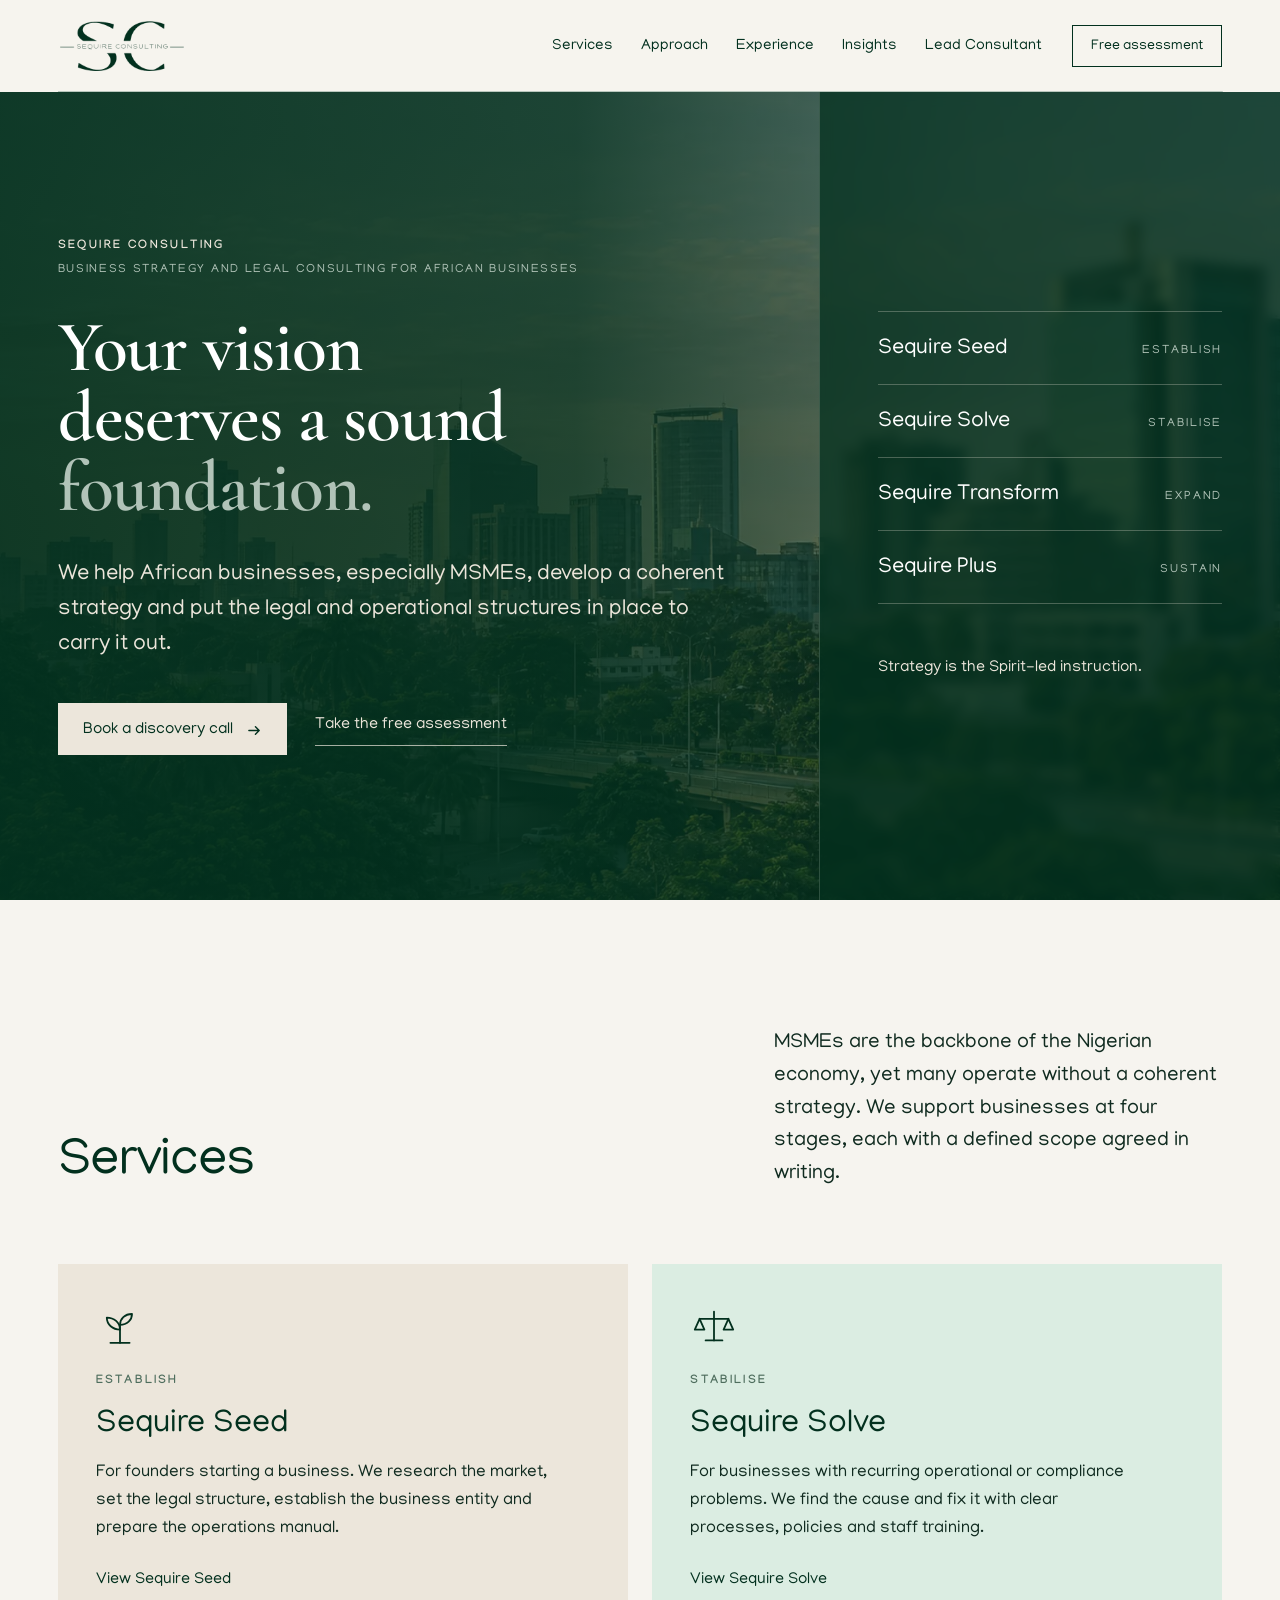
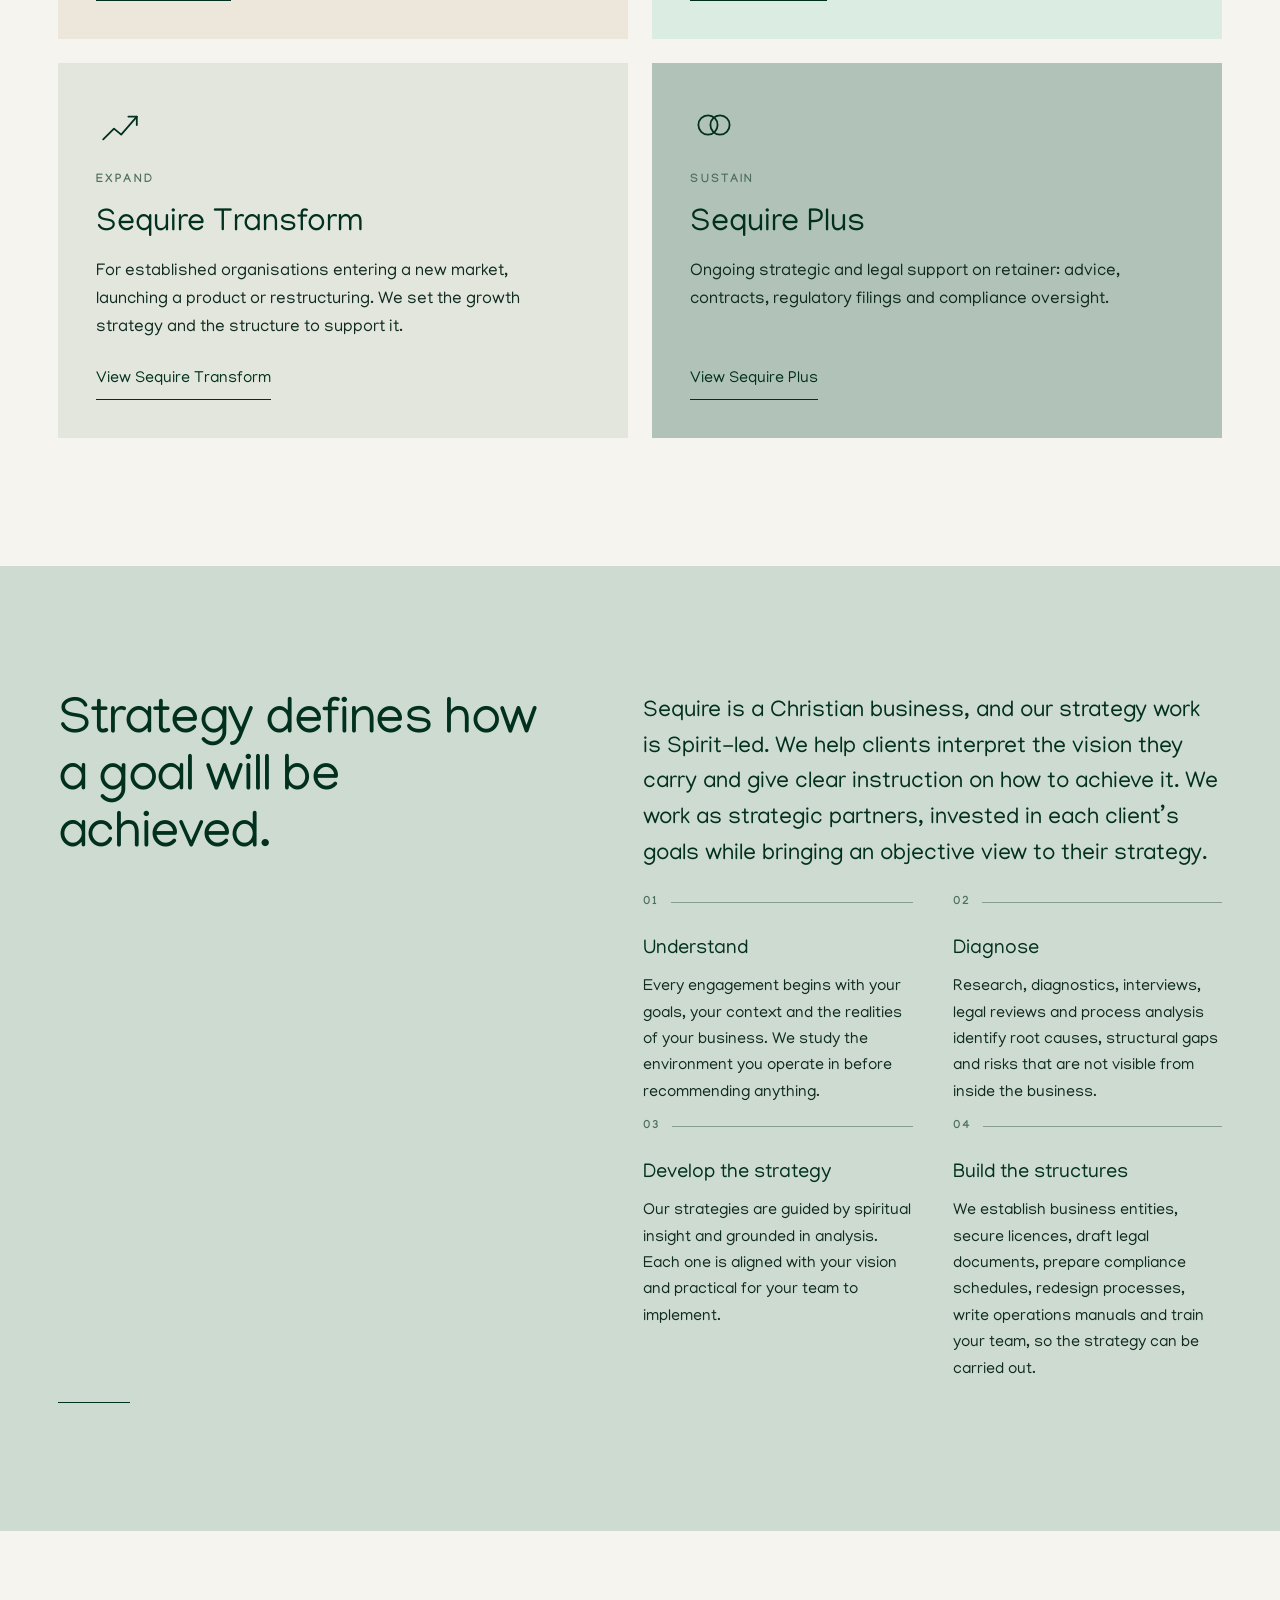
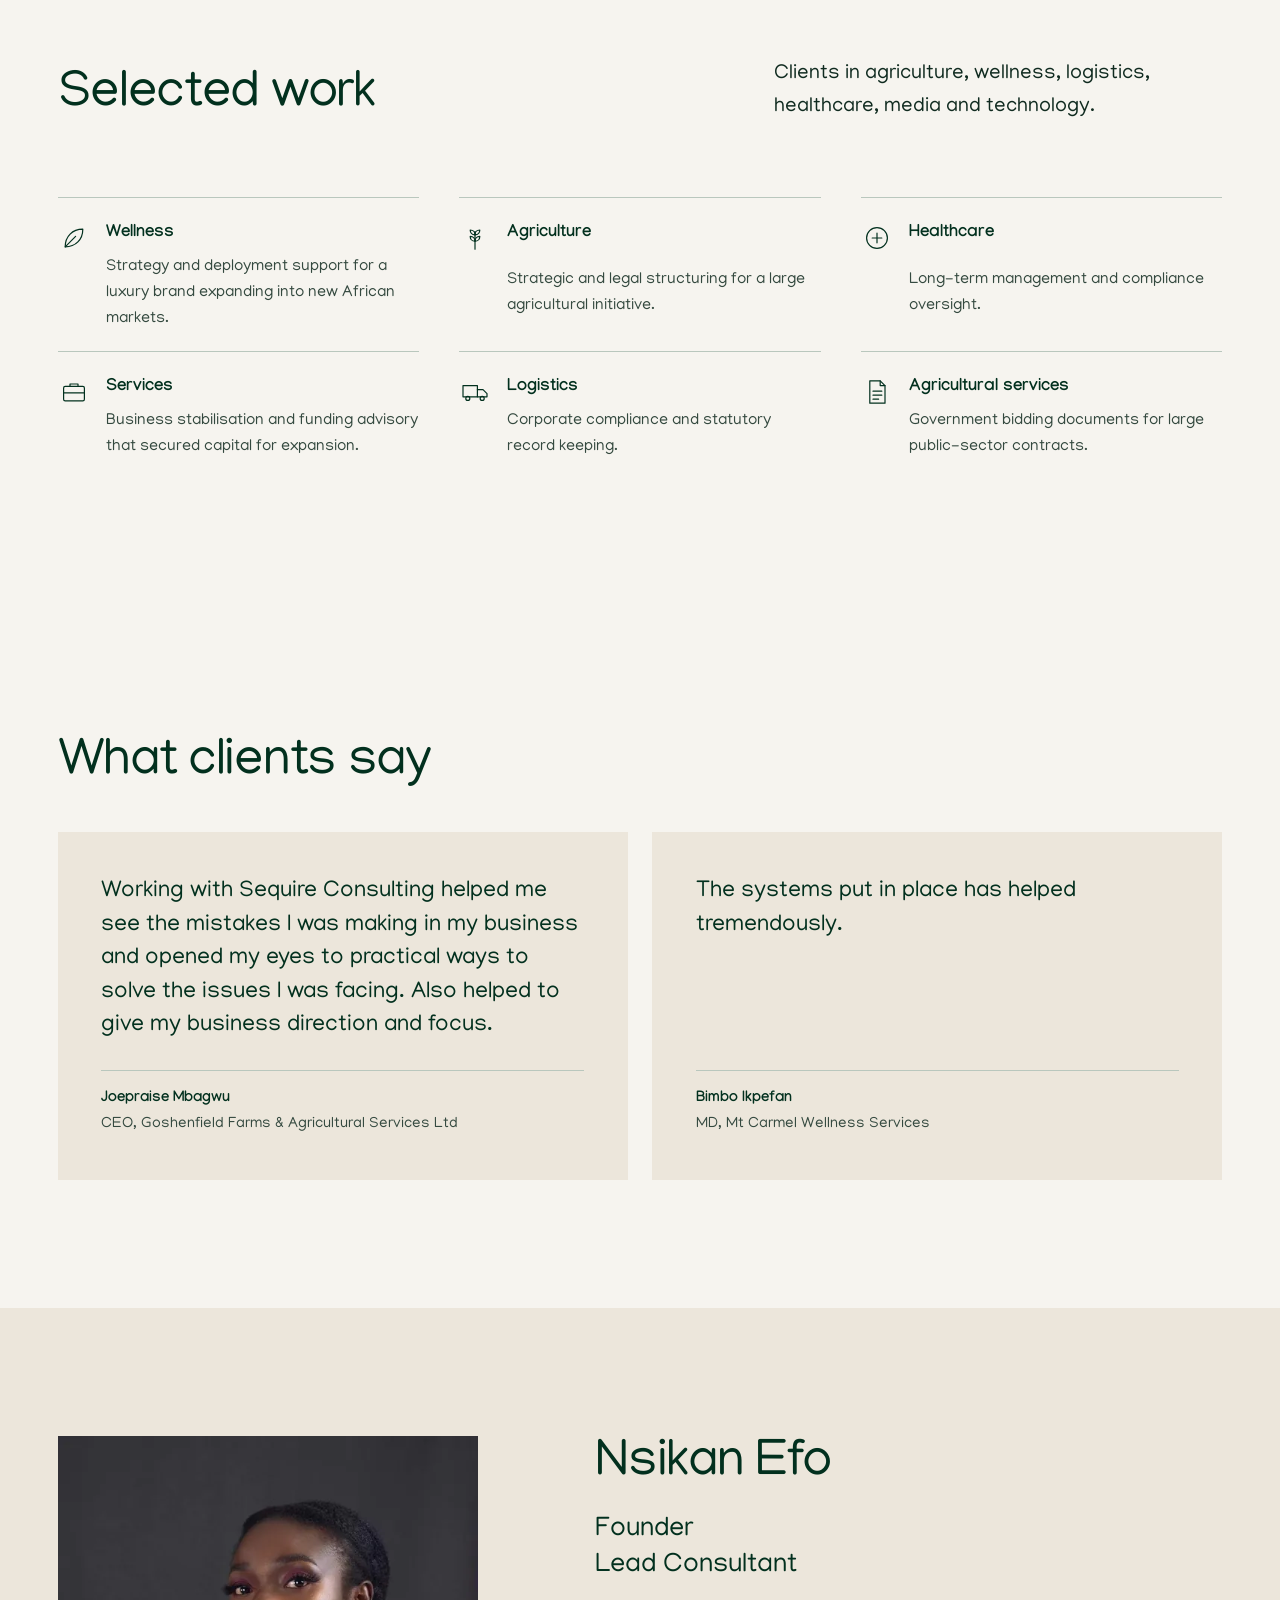
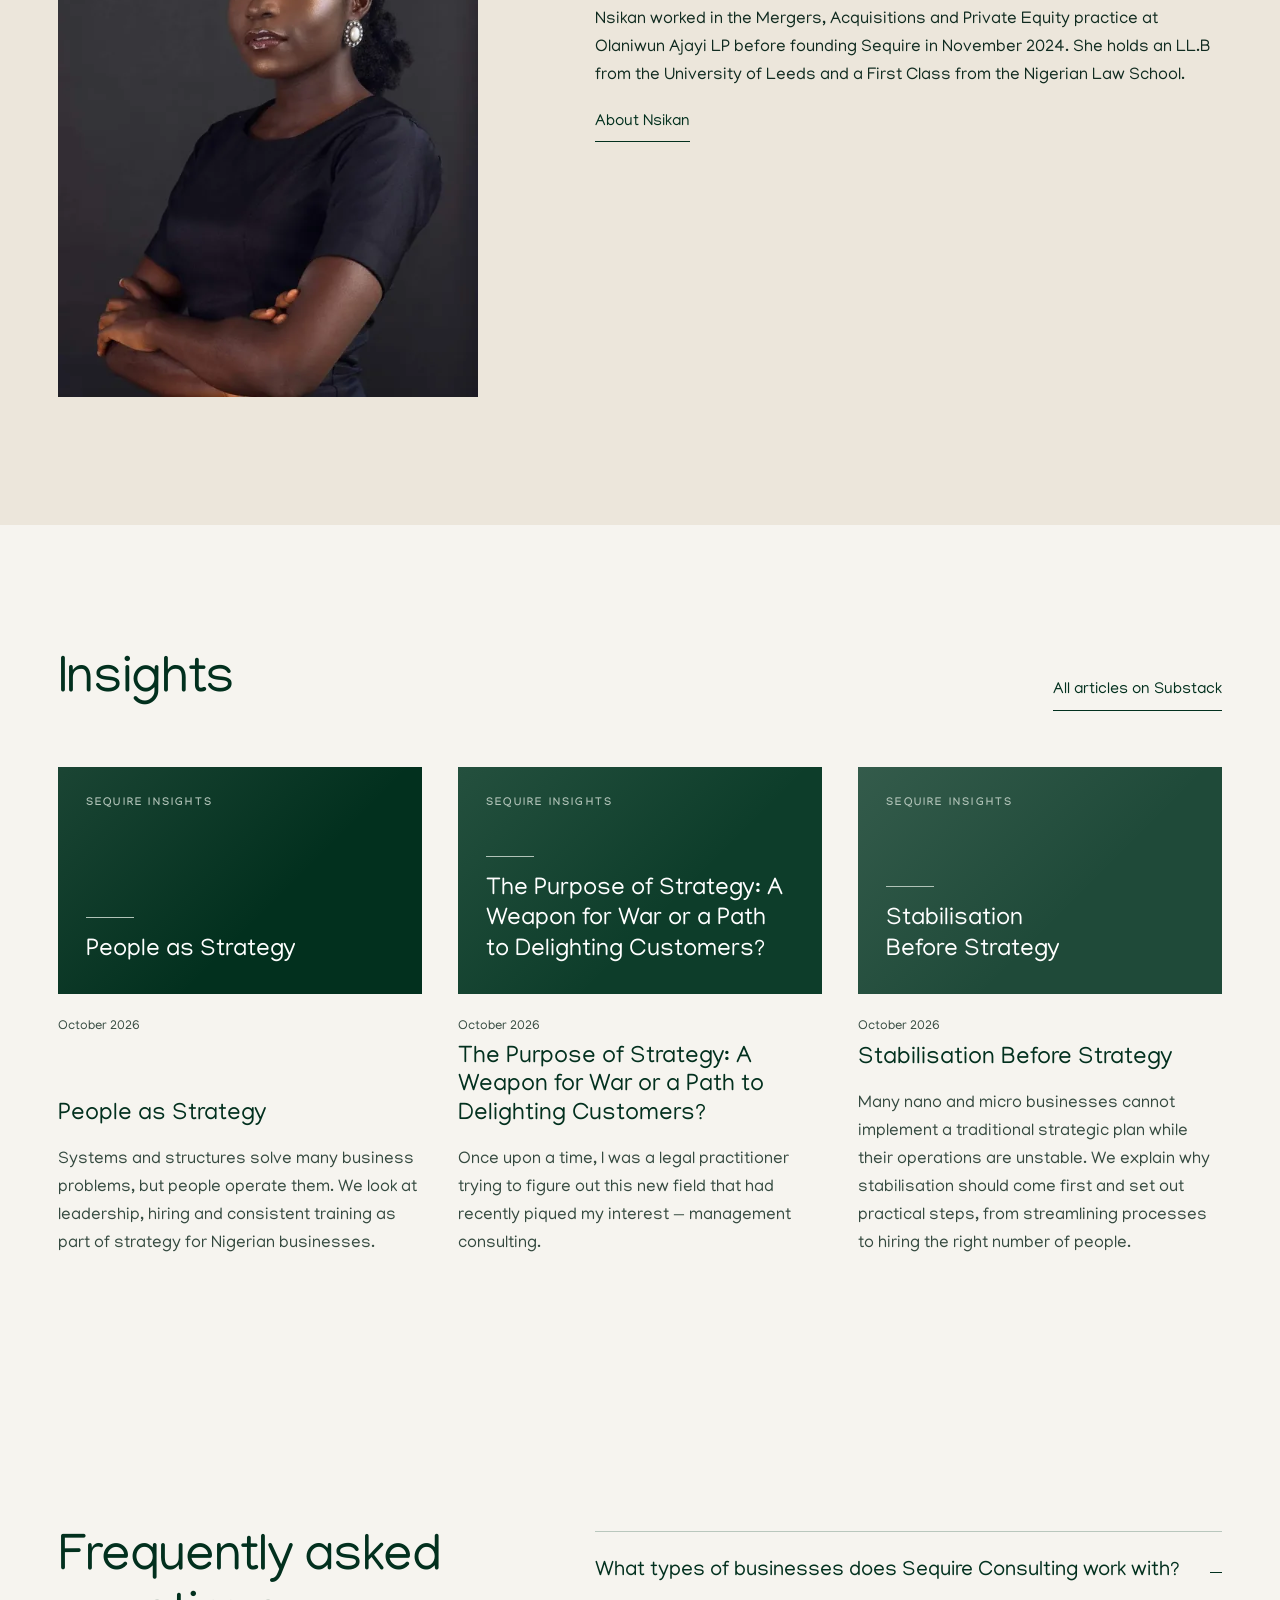
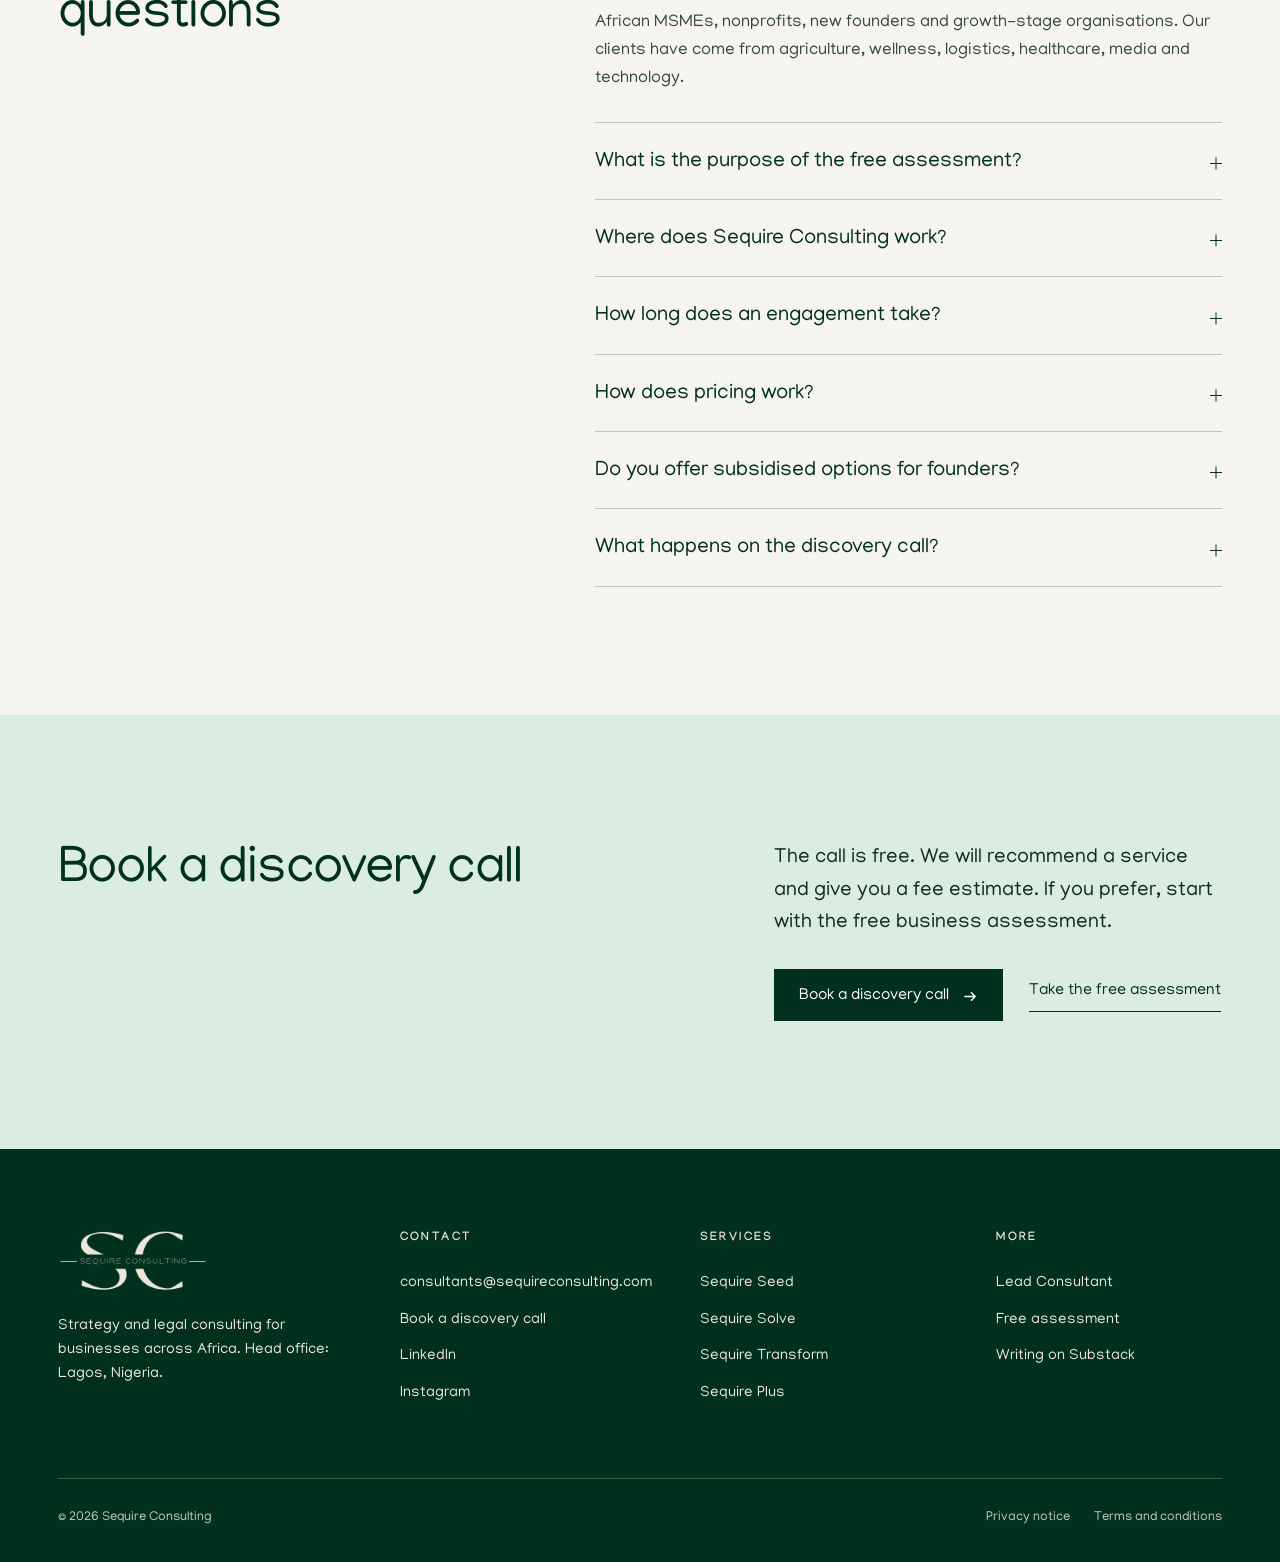
<file: index.html>
<!doctype html>
<html lang="en-GB" class="no-js">
<head>
  <meta charset="utf-8">
  <meta name="viewport" content="width=device-width, initial-scale=1">
  <title>Strategy and Legal Consulting for African Businesses | Sequire</title>
  <meta name="description" content="Strategy and legal consulting for African businesses and MSMEs: business setup, stabilisation, market entry and ongoing legal support.">
  <link rel="canonical" href="https://www.sequireconsulting.com/">
  <meta name="robots" content="index, follow, max-image-preview:large">
  <meta name="theme-color" content="#f6f4ef">

  <meta property="og:type" content="website">
  <meta property="og:site_name" content="Sequire Consulting">
  <meta property="og:title" content="Sequire Consulting | Strategy for African Businesses">
  <meta property="og:description" content="Strategy, legal structuring and operational foundations for African founders and organisations, from the first idea to the next chapter.">
  <meta property="og:url" content="https://www.sequireconsulting.com/">
  <meta property="og:image" content="https://www.sequireconsulting.com/assets/img/sequire-consulting-social-share.jpg">
  <meta property="og:image:width" content="1200">
  <meta property="og:image:height" content="630">
  <meta property="og:image:alt" content="Sequire Consulting: your vision deserves a sound foundation.">
  <meta property="og:locale" content="en_GB">
  <meta name="twitter:card" content="summary_large_image">

  <link rel="icon" href="/favicon.svg" type="image/svg+xml">
  <link rel="apple-touch-icon" href="/assets/img/apple-touch-icon.png">
  <link rel="preload" href="/assets/fonts/manjari-latin-400-normal.woff2" as="font" type="font/woff2" crossorigin>
  <link rel="preload" href="/assets/fonts/cormorant-garamond-latin-600-normal.woff2" as="font" type="font/woff2" crossorigin>
  <link rel="stylesheet" href="/assets/css/styles.css">

  <script type="application/ld+json">
  {
    "@context": "https://schema.org",
    "@graph": [
      {
        "@type": [
          "Organization",
          "ProfessionalService"
        ],
        "@id": "https://www.sequireconsulting.com/#organization",
        "name": "Sequire Consulting",
        "url": "https://www.sequireconsulting.com/",
        "logo": "https://www.sequireconsulting.com/assets/img/sequire-consulting-logo-square.png",
        "image": "https://www.sequireconsulting.com/assets/img/sequire-consulting-social-share.jpg",
        "description": "Sequire Consulting is a strategy and legal consultancy for African businesses, especially MSMEs, working with clients across Africa from its head office in Lagos, Nigeria. It helps businesses develop a coherent strategy and puts the legal and operational structures in place to carry it out. Sequire is a Christian business and its strategy work is Spirit-led.",
        "slogan": "Your vision deserves a sound foundation.",
        "email": "consultants@sequireconsulting.com",
        "founder": {
          "@id": "https://www.sequireconsulting.com/nsikan-efo/#person"
        },
        "address": {
          "@type": "PostalAddress",
          "addressLocality": "Lagos",
          "addressRegion": "Lagos State",
          "addressCountry": "NG"
        },
        "areaServed": [
          {
            "@type": "Continent",
            "name": "Africa"
          },
          {
            "@type": "Country",
            "name": "Nigeria"
          }
        ],
        "knowsAbout": [
          "Business strategy",
          "Launch strategy",
          "Go-to-market strategy",
          "Market research",
          "Business incorporation",
          "Licensing",
          "Legal structuring",
          "Regulatory compliance",
          "Corporate governance",
          "Contract drafting",
          "Operational manuals",
          "Process redesign",
          "Business diagnostics",
          "Growth strategy",
          "Funding advisory",
          "Change management"
        ],
        "sameAs": [
          "https://www.linkedin.com/company/sequire-consulting/",
          "https://www.instagram.com/sequireconsulting/",
          "https://sequireconsulting.substack.com/"
        ],
        "hasOfferCatalog": {
          "@type": "OfferCatalog",
          "name": "Sequire Consulting services",
          "itemListElement": [
            {
              "@type": "Offer",
              "itemOffered": {
                "@type": "Service",
                "@id": "https://www.sequireconsulting.com/services/business-setup-and-launch-strategy/#service",
                "url": "https://www.sequireconsulting.com/services/business-setup-and-launch-strategy/",
                "name": "Sequire Seed",
                "serviceType": "Launch strategy",
                "description": "For founders building a business from scratch: market research, go-to-market strategy, legal structuring and foundational legal documents, entity setup, licensing support and a complete operational manual.",
                "provider": {
                  "@id": "https://www.sequireconsulting.com/#organization"
                }
              }
            },
            {
              "@type": "Offer",
              "itemOffered": {
                "@type": "Service",
                "@id": "https://www.sequireconsulting.com/services/business-diagnostics-and-process-improvement/#service",
                "url": "https://www.sequireconsulting.com/services/business-diagnostics-and-process-improvement/",
                "name": "Sequire Solve",
                "serviceType": "Stabilisation strategy",
                "description": "For businesses facing instability, operational breakdowns, compliance gaps or a specific challenge: business diagnostics and an optional legal audit, root-cause analysis, a phased stabilisation roadmap, redesigned processes, SOPs and policies, and staff training.",
                "provider": {
                  "@id": "https://www.sequireconsulting.com/#organization"
                }
              }
            },
            {
              "@type": "Offer",
              "itemOffered": {
                "@type": "Service",
                "@id": "https://www.sequireconsulting.com/services/growth-and-market-entry-strategy/#service",
                "url": "https://www.sequireconsulting.com/services/growth-and-market-entry-strategy/",
                "name": "Sequire Transform",
                "serviceType": "Growth strategy",
                "description": "For established organisations pursuing growth, expansion, restructuring or major strategic shifts: business assessment, market research, growth strategy and legal structuring, a legal document suite, licensing support, redesigned processes and staff training.",
                "provider": {
                  "@id": "https://www.sequireconsulting.com/#organization"
                }
              }
            },
            {
              "@type": "Offer",
              "itemOffered": {
                "@type": "Service",
                "@id": "https://www.sequireconsulting.com/services/strategic-and-legal-retainer/#service",
                "url": "https://www.sequireconsulting.com/services/strategic-and-legal-retainer/",
                "name": "Sequire Plus",
                "serviceType": "Strategic and legal retainership",
                "description": "A long-term advisory partnership: day-to-day strategic and legal advisory, regulatory and market intelligence, contract support, corporate governance, stakeholder engagement, implementation oversight and staff training.",
                "provider": {
                  "@id": "https://www.sequireconsulting.com/#organization"
                }
              }
            }
          ]
        },
        "foundingDate": "2024-11"
      },
      {
        "@type": "WebSite",
        "@id": "https://www.sequireconsulting.com/#website",
        "url": "https://www.sequireconsulting.com/",
        "name": "Sequire Consulting",
        "publisher": {
          "@id": "https://www.sequireconsulting.com/#organization"
        },
        "inLanguage": "en-GB"
      },
      {
        "@type": "WebPage",
        "@id": "https://www.sequireconsulting.com/#webpage",
        "url": "https://www.sequireconsulting.com/",
        "name": "Strategy and Legal Consulting for African Businesses | Sequire",
        "isPartOf": {
          "@id": "https://www.sequireconsulting.com/#website"
        },
        "about": {
          "@id": "https://www.sequireconsulting.com/#organization"
        },
        "inLanguage": "en-GB"
      },
      {
        "@type": "Person",
        "@id": "https://www.sequireconsulting.com/nsikan-efo/#person",
        "name": "Nsikan Efo",
        "url": "https://www.sequireconsulting.com/nsikan-efo/",
        "image": "https://www.sequireconsulting.com/assets/img/nsikan-efo-founder-sequire-consulting.jpg",
        "jobTitle": [
          "Founder",
          "Lead Consultant"
        ],
        "worksFor": {
          "@id": "https://www.sequireconsulting.com/#organization"
        },
        "sameAs": [
          "https://www.linkedin.com/in/nsikan-efo/"
        ]
      },
      {
        "@type": "FAQPage",
        "@id": "https://www.sequireconsulting.com/#faq",
        "mainEntity": [
          {
            "@type": "Question",
            "name": "What types of businesses does Sequire Consulting work with?",
            "acceptedAnswer": {
              "@type": "Answer",
              "text": "African MSMEs, nonprofits, new founders and growth-stage organisations. Our clients have come from agriculture, wellness, logistics, healthcare, media and technology."
            }
          },
          {
            "@type": "Question",
            "name": "What is the purpose of the free assessment?",
            "acceptedAnswer": {
              "@type": "Answer",
              "text": "It helps you determine where your business currently stands, shows how Sequire can help and gives you a few practical steps you can take without engaging our services. It provides general guidance, not professional advice."
            }
          },
          {
            "@type": "Question",
            "name": "Where does Sequire Consulting work?",
            "acceptedAnswer": {
              "@type": "Answer",
              "text": "Across Africa. We work with clients remotely and on-site, and our head office is in Lagos, Nigeria."
            }
          },
          {
            "@type": "Question",
            "name": "How long does an engagement take?",
            "acceptedAnswer": {
              "@type": "Answer",
              "text": "Sequire Seed and Sequire Solve take 3 to 6 months. Sequire Transform takes 6 months to 3 years. Sequire Plus is a long-term retainer."
            }
          },
          {
            "@type": "Question",
            "name": "How does pricing work?",
            "acceptedAnswer": {
              "@type": "Answer",
              "text": "Fees are based on the estimated hours for each workstream. You pay 50 to 70% of the fee upfront. For project-based engagements, the balance is paid at the end of the project."
            }
          },
          {
            "@type": "Question",
            "name": "Do you offer subsidised options for founders?",
            "acceptedAnswer": {
              "@type": "Answer",
              "text": "Yes. Eligible founders can access subsidised fees and equity-based arrangements through the Sequire Seed Fund."
            }
          },
          {
            "@type": "Question",
            "name": "What happens on the discovery call?",
            "acceptedAnswer": {
              "@type": "Answer",
              "text": "We discuss your goals and the challenge you are facing, recommend a service and give you a fee estimate. The call is free."
            }
          }
        ]
      }
    ]
  }
  </script>
  <script>document.documentElement.classList.remove("no-js");</script>
</head>
<body>
  <a class="skip-link" href="#main">Skip to content</a>

  <header class="site-header">
    <div class="wrap site-header__inner">
      <a class="logo" href="/">
        <picture>
          <source type="image/webp" srcset="/assets/img/sequire-consulting-logo.webp">
          <img src="/assets/img/sequire-consulting-logo.png" alt="Sequire Consulting" width="380" height="160">
        </picture>
      </a>
      <button class="nav-toggle" type="button" aria-expanded="false" aria-controls="site-nav" aria-label="Menu">
        <span></span><span></span><span></span>
      </button>
      <nav class="nav" id="site-nav" aria-label="Main">
        <ul class="nav__list">
          <li><a href="/#services">Services</a></li>
          <li><a href="/#approach">Approach</a></li>
          <li><a href="/#experience">Experience</a></li>
          <li><a href="/#insights">Insights</a></li>
          <li><a href="/nsikan-efo/">Lead Consultant</a></li>
        </ul>
        <a class="btn btn--outline" href="https://tally.so/r/OQQYdk" target="_blank" rel="noopener">Free assessment</a>
      </nav>
    </div>
  </header>
  <main id="main">
    <section class="hero hero--photo" aria-labelledby="hero-title">
      <picture class="hero__media">
        <source type="image/webp" srcset="/assets/img/african-city-skyline-sequire-consulting-1000w.webp 1000w, /assets/img/african-city-skyline-sequire-consulting.webp 1672w" sizes="100vw">
        <img src="/assets/img/african-city-skyline-sequire-consulting.jpg" srcset="/assets/img/african-city-skyline-sequire-consulting-1000w.jpg 1000w, /assets/img/african-city-skyline-sequire-consulting.jpg 1672w" sizes="100vw" width="1672" height="941" fetchpriority="high" decoding="async" alt="City skyline of glass office towers rising above trees at sunrise">
      </picture>
      <div class="hero__grid">
        <div class="hero__text">
          <h1 id="hero-title">
            <span class="eyebrow hero__eyebrow"><span>Sequire Consulting</span><span>Business strategy and legal consulting for African businesses</span></span>
            <span class="display">Your vision deserves a sound <em>foundation.</em></span>
          </h1>
          <p class="hero__lede">We help African businesses, especially MSMEs, develop a coherent strategy and put the legal and operational structures in place to carry it out.</p>
          <div class="hero__actions">
            <a class="btn" href="https://calendly.com/nsikan-sequireconsulting/discovery-call" target="_blank" rel="noopener">Book a discovery call</a>
            <a class="text-link" href="https://tally.so/r/OQQYdk" target="_blank" rel="noopener">Take the free assessment</a>
          </div>
        </div>
        <aside class="stage-panel" aria-label="Services by business stage">
          <ol>
            <li><a href="/services/business-setup-and-launch-strategy/"><small>Establish</small> Sequire Seed</a></li>
            <li><a href="/services/business-diagnostics-and-process-improvement/"><small>Stabilise</small> Sequire Solve</a></li>
            <li><a href="/services/growth-and-market-entry-strategy/"><small>Expand</small> Sequire Transform</a></li>
            <li><a href="/services/strategic-and-legal-retainer/"><small>Sustain</small> Sequire Plus</a></li>
          </ol>
          <p class="stage-panel__note">Strategy is the Spirit-led instruction.</p>
        </aside>
      </div>
    </section>

    <section class="section" id="services" aria-labelledby="services-title">
      <div class="wrap">
        <div class="section-head">
          <h2 class="section-title" id="services-title">Services</h2>
          <p class="lede">MSMEs are the backbone of the Nigerian economy, yet many operate without a coherent strategy. We support businesses at four stages, each with a defined scope agreed in writing.</p>
        </div>
        <div class="situations__grid">
          <article class="situation">
            <span class="situation__icon"><svg class="icon" width="40" height="40" viewBox="0 0 40 40" fill="none" stroke="currentColor" stroke-width="1.5" stroke-linecap="round" stroke-linejoin="round" aria-hidden="true" focusable="false"><path d="M20 34V19"/><path d="M20 23c0-6-5-10-11-10 0 6 5 10 11 10z"/><path d="M20 19c0-5 4-9 10-9 0 5-4 9-10 9z"/><path d="M12 34h16"/></svg></span>
            <p class="situation__stage">Establish</p>
            <h3><a href="/services/business-setup-and-launch-strategy/">Sequire Seed</a></h3>
            <p>For founders starting a business. We research the market, set the legal structure, establish the business entity and prepare the operations manual.</p>
            <a class="text-link" href="/services/business-setup-and-launch-strategy/">View Sequire Seed</a>
          </article>
          <article class="situation">
            <span class="situation__icon"><svg class="icon" width="40" height="40" viewBox="0 0 40 40" fill="none" stroke="currentColor" stroke-width="1.5" stroke-linecap="round" stroke-linejoin="round" aria-hidden="true" focusable="false"><path d="M20 8v24"/><path d="M8 14h24"/><path d="M8 14l-4 9h8z"/><path d="M32 14l-4 9h8z"/><path d="M13 32h14"/></svg></span>
            <p class="situation__stage">Stabilise</p>
            <h3><a href="/services/business-diagnostics-and-process-improvement/">Sequire Solve</a></h3>
            <p>For businesses with recurring operational or compliance problems. We find the cause and fix it with clear processes, policies and staff training.</p>
            <a class="text-link" href="/services/business-diagnostics-and-process-improvement/">View Sequire Solve</a>
          </article>
          <article class="situation">
            <span class="situation__icon"><svg class="icon" width="40" height="40" viewBox="0 0 40 40" fill="none" stroke="currentColor" stroke-width="1.5" stroke-linecap="round" stroke-linejoin="round" aria-hidden="true" focusable="false"><path d="M6 32l9-9 6 5 13-15"/><path d="M27 13h7v7"/></svg></span>
            <p class="situation__stage">Expand</p>
            <h3><a href="/services/growth-and-market-entry-strategy/">Sequire Transform</a></h3>
            <p>For established organisations entering a new market, launching a product or restructuring. We set the growth strategy and the structure to support it.</p>
            <a class="text-link" href="/services/growth-and-market-entry-strategy/">View Sequire Transform</a>
          </article>
          <article class="situation">
            <span class="situation__icon"><svg class="icon" width="40" height="40" viewBox="0 0 40 40" fill="none" stroke="currentColor" stroke-width="1.5" stroke-linecap="round" stroke-linejoin="round" aria-hidden="true" focusable="false"><circle cx="15" cy="20" r="8"/><circle cx="25" cy="20" r="8"/></svg></span>
            <p class="situation__stage">Sustain</p>
            <h3><a href="/services/strategic-and-legal-retainer/">Sequire Plus</a></h3>
            <p>Ongoing strategic and legal support on retainer: advice, contracts, regulatory filings and compliance oversight.</p>
            <a class="text-link" href="/services/strategic-and-legal-retainer/">View Sequire Plus</a>
          </article>
        </div>
      </div>
    </section>

    <section class="section approach" id="approach" aria-labelledby="approach-title">
      <div class="wrap approach__grid">
        <h2 class="section-title" id="approach-title">Strategy defines how a goal will be achieved.</h2>
        <div>
          <p class="approach__intro">Sequire is a Christian business, and our strategy work is Spirit-led. We help clients interpret the vision they carry and give clear instruction on how to achieve it. We work as strategic partners, invested in each client’s goals while bringing an objective view to their strategy.</p>
          <ol class="approach__steps">
            <li><h3>Understand</h3><p>Every engagement begins with your goals, your context and the realities of your business. We study the environment you operate in before recommending anything.</p></li>
            <li><h3>Diagnose</h3><p>Research, diagnostics, interviews, legal reviews and process analysis identify root causes, structural gaps and risks that are not visible from inside the business.</p></li>
            <li><h3>Develop the strategy</h3><p>Our strategies are guided by spiritual insight and grounded in analysis. Each one is aligned with your vision and practical for your team to implement.</p></li>
            <li><h3>Build the structures</h3><p>We establish business entities, secure licences, draft legal documents, prepare compliance schedules, redesign processes, write operations manuals and train your team, so the strategy can be carried out.</p></li>
          </ol>
        </div>
      </div>
    </section>

    <section class="section" id="experience" aria-labelledby="experience-title">
      <div class="wrap">
        <div class="section-head">
          <h2 class="section-title" id="experience-title">Selected work</h2>
          <p class="lede">Clients in agriculture, wellness, logistics, healthcare, media and technology.</p>
        </div>
        <dl class="work-list work-list--icons">
          <div><span class="work-list__icon"><svg class="icon" width="32" height="32" viewBox="0 0 40 40" fill="none" stroke="currentColor" stroke-width="1.5" stroke-linecap="round" stroke-linejoin="round" aria-hidden="true" focusable="false"><path d="M9 31C9 18 18 9 31 9c0 13-9 22-22 22z"/><path d="M9 31L22 18"/></svg></span><dt>Wellness</dt><dd>Strategy and deployment support for a luxury brand expanding into new African markets.</dd></div>
          <div><span class="work-list__icon"><svg class="icon" width="32" height="32" viewBox="0 0 40 40" fill="none" stroke="currentColor" stroke-width="1.5" stroke-linecap="round" stroke-linejoin="round" aria-hidden="true" focusable="false"><path d="M20 34V12"/><path d="M20 16c-4 0-6-3-6-6 4 0 6 3 6 6z"/><path d="M20 16c4 0 6-3 6-6-4 0-6 3-6 6z"/><path d="M20 24c-4 0-6-3-6-6 4 0 6 3 6 6z"/><path d="M20 24c4 0 6-3 6-6-4 0-6 3-6 6z"/></svg></span><dt>Agriculture</dt><dd>Strategic and legal structuring for a large agricultural initiative.</dd></div>
          <div><span class="work-list__icon"><svg class="icon" width="32" height="32" viewBox="0 0 40 40" fill="none" stroke="currentColor" stroke-width="1.5" stroke-linecap="round" stroke-linejoin="round" aria-hidden="true" focusable="false"><circle cx="20" cy="20" r="13"/><path d="M20 14v12M14 20h12"/></svg></span><dt>Healthcare</dt><dd>Long-term management and compliance oversight.</dd></div>
          <div><span class="work-list__icon"><svg class="icon" width="32" height="32" viewBox="0 0 40 40" fill="none" stroke="currentColor" stroke-width="1.5" stroke-linecap="round" stroke-linejoin="round" aria-hidden="true" focusable="false"><rect x="7" y="13" width="26" height="18" rx="2"/><path d="M15 13v-3h10v3"/><path d="M7 21h26"/></svg></span><dt>Services</dt><dd>Business stabilisation and funding advisory that secured capital for expansion.</dd></div>
          <div><span class="work-list__icon"><svg class="icon" width="32" height="32" viewBox="0 0 40 40" fill="none" stroke="currentColor" stroke-width="1.5" stroke-linecap="round" stroke-linejoin="round" aria-hidden="true" focusable="false"><path d="M5 12h18v14H5z"/><path d="M23 17h7l5 5v4H23"/><circle cx="11" cy="28" r="2.5"/><circle cx="29" cy="28" r="2.5"/></svg></span><dt>Logistics</dt><dd>Corporate compliance and statutory record keeping.</dd></div>
          <div><span class="work-list__icon"><svg class="icon" width="32" height="32" viewBox="0 0 40 40" fill="none" stroke="currentColor" stroke-width="1.5" stroke-linecap="round" stroke-linejoin="round" aria-hidden="true" focusable="false"><path d="M11 6h13l6 6v22H11z"/><path d="M24 6v6h6"/><path d="M15 19h11M15 24h11M15 29h7"/></svg></span><dt>Agricultural services</dt><dd>Government bidding documents for large public-sector contracts.</dd></div>
        </dl>
      </div>
    </section>

    <section class="section testimonials" aria-labelledby="testimonials-title">
      <div class="wrap">
        <h2 class="section-title" id="testimonials-title">What clients say</h2>
        <div class="testimonials__grid">
          <figure class="testimonial">
            <blockquote><p>Working with Sequire Consulting helped me see the mistakes I was making in my business and opened my eyes to practical ways to solve the issues I was facing. Also helped to give my business direction and focus.</p></blockquote>
            <figcaption><strong>Joepraise Mbagwu</strong>CEO, Goshenfield Farms &amp; Agricultural Services Ltd</figcaption>
          </figure>
          <figure class="testimonial">
            <blockquote><p>The systems put in place has helped tremendously.</p></blockquote>
            <figcaption><strong>Bimbo Ikpefan</strong>MD, Mt Carmel Wellness Services</figcaption>
          </figure>
        </div>
      </div>
    </section>
    <section class="section founder" id="founder" aria-labelledby="founder-title">
      <div class="wrap founder__grid">
        <figure>
          <picture>
            <source type="image/webp" srcset="/assets/img/nsikan-efo-founder-sequire-consulting-560w.webp 560w, /assets/img/nsikan-efo-founder-sequire-consulting.webp 853w" sizes="(max-width: 860px) 90vw, 40vw">
            <img src="/assets/img/nsikan-efo-founder-sequire-consulting.jpg" srcset="/assets/img/nsikan-efo-founder-sequire-consulting-560w.jpg 560w, /assets/img/nsikan-efo-founder-sequire-consulting.jpg 853w" sizes="(max-width: 860px) 90vw, 40vw" width="853" height="1140" loading="lazy" decoding="async" alt="Nsikan Efo, Founder and Lead Consultant of Sequire Consulting">
          </picture>
        </figure>
        <div>
          <h2 class="section-title" id="founder-title">Nsikan Efo</h2>
          <p class="profile-titles"><span>Founder</span><span>Lead Consultant</span></p>
          <p>Nsikan worked in the Mergers, Acquisitions and Private Equity practice at Olaniwun Ajayi LP before founding Sequire in November 2024. She holds an LL.B from the University of Leeds and a First Class from the Nigerian Law School.</p>
          <a class="text-link" href="/nsikan-efo/">About Nsikan</a>
        </div>
      </div>
    </section>

    <section class="section" id="insights" aria-labelledby="insights-title">
      <div class="wrap">
        <div class="insights__head">
          <h2 class="section-title" id="insights-title">Insights</h2>
          <a class="text-link" href="https://sequireconsulting.substack.com/" target="_blank" rel="noopener">All articles on Substack</a>
        </div>
        <!-- INSIGHTS:START -->
        <div class="insights__grid">
          <article class="article">
            <a class="article__thumb" href="https://sequireconsulting.substack.com/p/people-as-strategy" target="_blank" rel="noopener" tabindex="-1" aria-hidden="true">
              <span class="article__thumb-label">Sequire Insights</span>
              <span class="article__thumb-rule"></span>
              <span class="article__thumb-title">People as Strategy</span>
            </a>
            <p class="article__date"><time datetime="2026-10-27">October 2026</time></p>
            <h3><a href="https://sequireconsulting.substack.com/p/people-as-strategy" target="_blank" rel="noopener">People as Strategy</a></h3>
            <p>Systems and structures solve many business problems, but people operate them. We look at leadership, hiring and consistent training as part of strategy for Nigerian businesses.</p>
          </article>
          <article class="article">
            <a class="article__thumb" href="https://sequireconsulting.substack.com/p/the-purpose-of-strategy-a-weapon" target="_blank" rel="noopener" tabindex="-1" aria-hidden="true">
              <span class="article__thumb-label">Sequire Insights</span>
              <span class="article__thumb-rule"></span>
              <span class="article__thumb-title">The Purpose of Strategy: A Weapon for War or a Path to Delighting Customers?</span>
            </a>
            <p class="article__date"><time datetime="2026-10-27">October 2026</time></p>
            <h3><a href="https://sequireconsulting.substack.com/p/the-purpose-of-strategy-a-weapon" target="_blank" rel="noopener">The Purpose of Strategy: A Weapon for War or a Path to Delighting Customers?</a></h3>
            <p>Once upon a time, I was a legal practitioner trying to figure out this new field that had recently piqued my interest — management consulting.</p>
          </article>
          <article class="article">
            <a class="article__thumb" href="https://sequireconsulting.substack.com/p/stabilisation-before-strategy" target="_blank" rel="noopener" tabindex="-1" aria-hidden="true">
              <span class="article__thumb-label">Sequire Insights</span>
              <span class="article__thumb-rule"></span>
              <span class="article__thumb-title">Stabilisation Before Strategy</span>
            </a>
            <p class="article__date"><time datetime="2026-10-27">October 2026</time></p>
            <h3><a href="https://sequireconsulting.substack.com/p/stabilisation-before-strategy" target="_blank" rel="noopener">Stabilisation Before Strategy</a></h3>
            <p>Many nano and micro businesses cannot implement a traditional strategic plan while their operations are unstable. We explain why stabilisation should come first and set out practical steps, from streamlining processes to hiring the right number of people.</p>
          </article>
        </div>
        <!-- INSIGHTS:END -->
      </div>
    </section>

    <section class="section" id="faq" aria-labelledby="faq-title">
      <div class="wrap faq__grid">
        <h2 class="section-title" id="faq-title">Frequently asked questions</h2>
        <div class="faq__list">
          <details class="faq__item" open>
            <summary><h3>What types of businesses does Sequire Consulting work with?</h3><span class="faq__icon" aria-hidden="true"></span></summary>
            <p>African MSMEs, nonprofits, new founders and growth-stage organisations. Our clients have come from agriculture, wellness, logistics, healthcare, media and technology.</p>
          </details>
          <details class="faq__item">
            <summary><h3>What is the purpose of the free assessment?</h3><span class="faq__icon" aria-hidden="true"></span></summary>
            <p>It helps you determine where your business currently stands, shows how Sequire can help and gives you a few practical steps you can take without engaging our services. It provides general guidance, not professional advice.</p>
          </details>
          <details class="faq__item">
            <summary><h3>Where does Sequire Consulting work?</h3><span class="faq__icon" aria-hidden="true"></span></summary>
            <p>Across Africa. We work with clients remotely and on-site, and our head office is in Lagos, Nigeria.</p>
          </details>
          <details class="faq__item">
            <summary><h3>How long does an engagement take?</h3><span class="faq__icon" aria-hidden="true"></span></summary>
            <p>Sequire Seed and Sequire Solve take 3 to 6 months. Sequire Transform takes 6 months to 3 years. Sequire Plus is a long-term retainer.</p>
          </details>
          <details class="faq__item">
            <summary><h3>How does pricing work?</h3><span class="faq__icon" aria-hidden="true"></span></summary>
            <p>Fees are based on the estimated hours for each workstream. You pay 50 to 70% of the fee upfront. For project-based engagements, the balance is paid at the end of the project.</p>
          </details>
          <details class="faq__item">
            <summary><h3>Do you offer subsidised options for founders?</h3><span class="faq__icon" aria-hidden="true"></span></summary>
            <p>Yes. Eligible founders can access subsidised fees and equity-based arrangements through the Sequire Seed Fund.</p>
          </details>
          <details class="faq__item">
            <summary><h3>What happens on the discovery call?</h3><span class="faq__icon" aria-hidden="true"></span></summary>
            <p>We discuss your goals and the challenge you are facing, recommend a service and give you a fee estimate. The call is free.</p>
          </details>
        </div>
      </div>
    </section>

    <section class="section assessment" id="get-started" aria-labelledby="start-title">
      <div class="wrap">
        <h2 class="section-title" id="start-title">Book a discovery call</h2>
        <p class="lede assessment__copy">The call is free. We will recommend a service and give you a fee estimate. If you prefer, start with the free business assessment.</p>
        <div class="assessment__actions">
          <a class="btn" href="https://calendly.com/nsikan-sequireconsulting/discovery-call" target="_blank" rel="noopener">Book a discovery call</a>
          <a class="text-link" href="https://tally.so/r/OQQYdk" target="_blank" rel="noopener">Take the free assessment</a>
        </div>
      </div>
    </section>
  </main>

  <footer class="site-footer">
    <div class="wrap">
      <div class="footer__grid">
        <div class="footer__brand">
          <a class="logo" href="/">
            <picture>
              <source type="image/webp" srcset="/assets/img/sequire-consulting-logo-light.webp">
              <img src="/assets/img/sequire-consulting-logo-light.png" alt="Sequire Consulting" width="380" height="160" loading="lazy">
            </picture>
          </a>
          <p>Strategy and legal consulting for businesses across Africa. Head office: Lagos, Nigeria.</p>
        </div>
        <div class="footer__col">
          <p class="footer__heading">Contact</p>
          <ul>
            <li><a href="mailto:consultants@sequireconsulting.com">consultants@sequireconsulting.com</a></li>
            <li><a href="https://calendly.com/nsikan-sequireconsulting/discovery-call" target="_blank" rel="noopener">Book a discovery call</a></li>
            <li><a href="https://www.linkedin.com/company/sequire-consulting/" target="_blank" rel="noopener">LinkedIn</a></li>
            <li><a href="https://www.instagram.com/sequireconsulting/" target="_blank" rel="noopener">Instagram</a></li>
          </ul>
        </div>
        <div class="footer__col">
          <p class="footer__heading">Services</p>
          <ul>
            <li><a href="/services/business-setup-and-launch-strategy/">Sequire Seed</a></li>
            <li><a href="/services/business-diagnostics-and-process-improvement/">Sequire Solve</a></li>
            <li><a href="/services/growth-and-market-entry-strategy/">Sequire Transform</a></li>
            <li><a href="/services/strategic-and-legal-retainer/">Sequire Plus</a></li>
          </ul>
        </div>
        <div class="footer__col">
          <p class="footer__heading">More</p>
          <ul>
            <li><a href="/nsikan-efo/">Lead Consultant</a></li>
            <li><a href="https://tally.so/r/OQQYdk" target="_blank" rel="noopener">Free assessment</a></li>
            <li><a href="https://sequireconsulting.substack.com/" target="_blank" rel="noopener">Writing on Substack</a></li>
          </ul>
        </div>
      </div>
      <div class="footer__base">
        <span>© <span data-year>2026</span> Sequire Consulting</span>
        <span class="footer__legal"><a href="/privacy/">Privacy notice</a><a href="/terms/">Terms and conditions</a></span>
      </div>
    </div>
  </footer>

  <script src="/assets/js/main.js" defer></script>
</body>
</html>
</file>
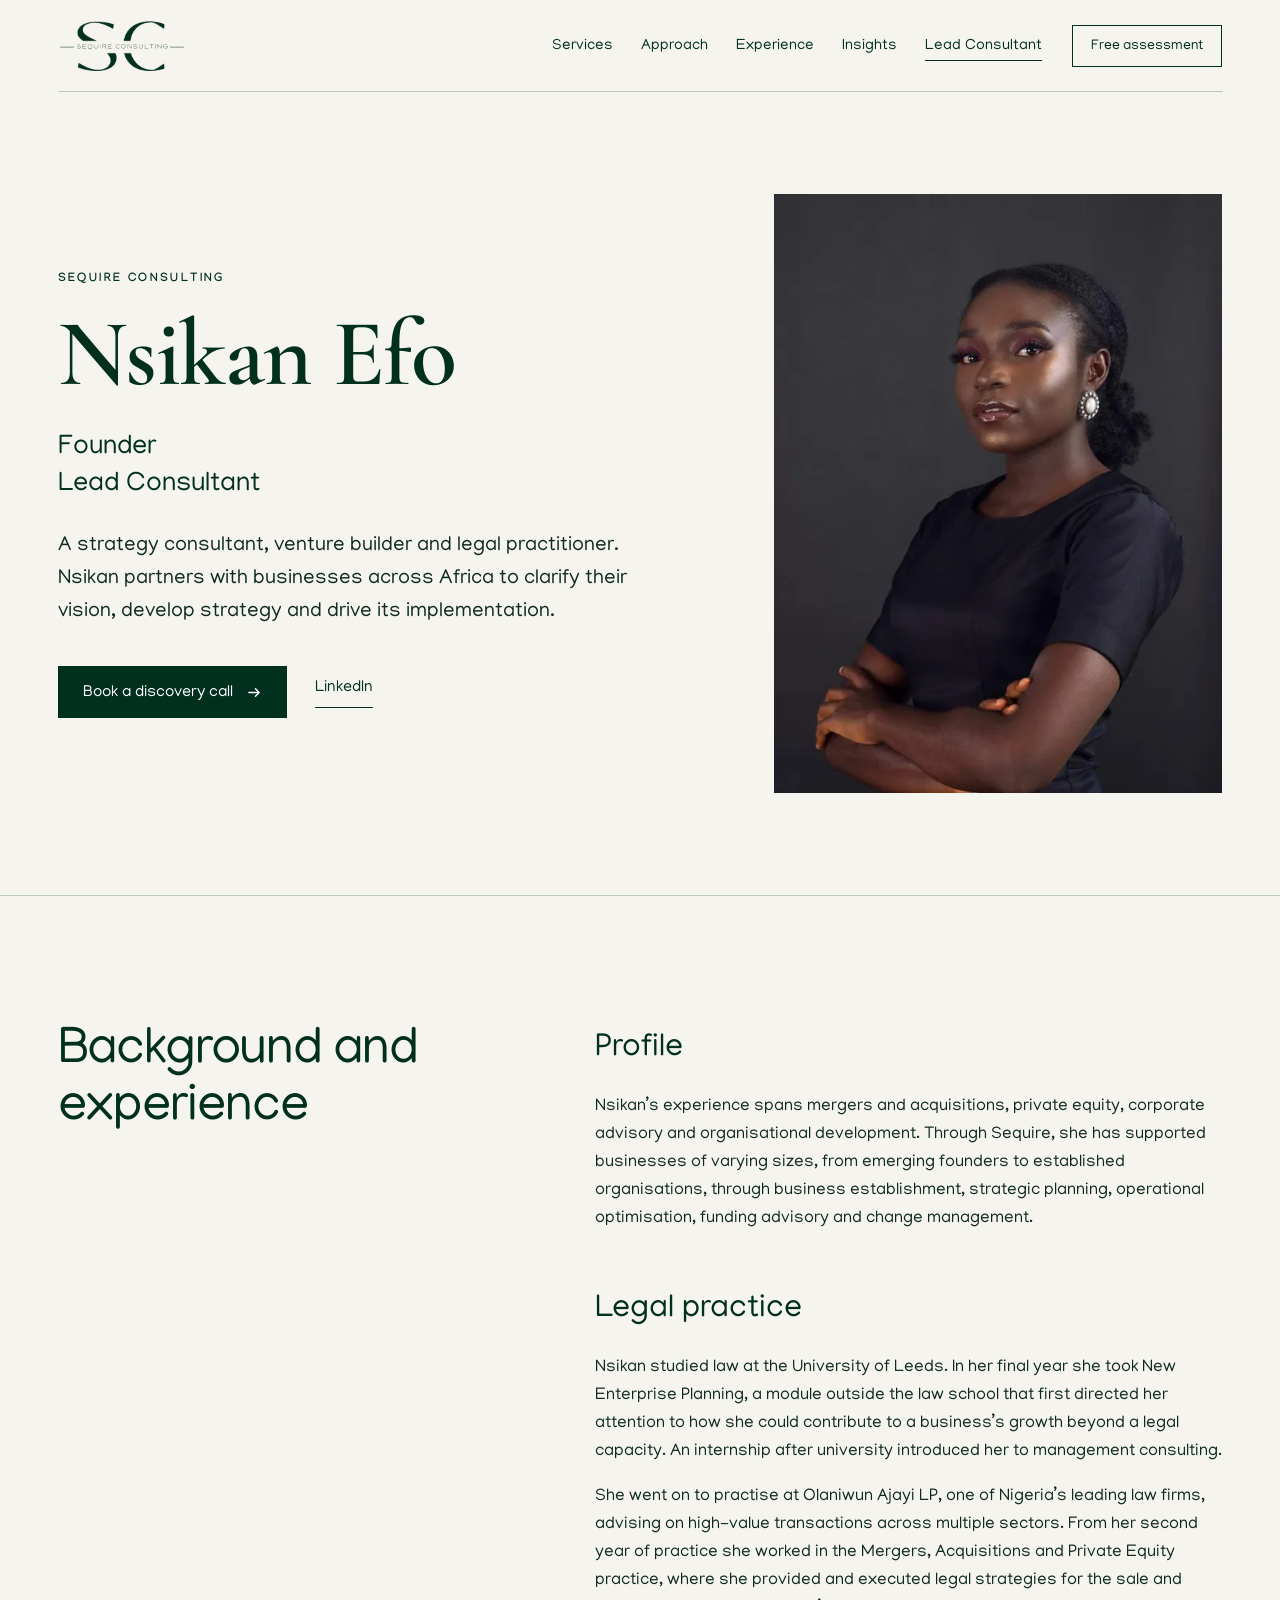
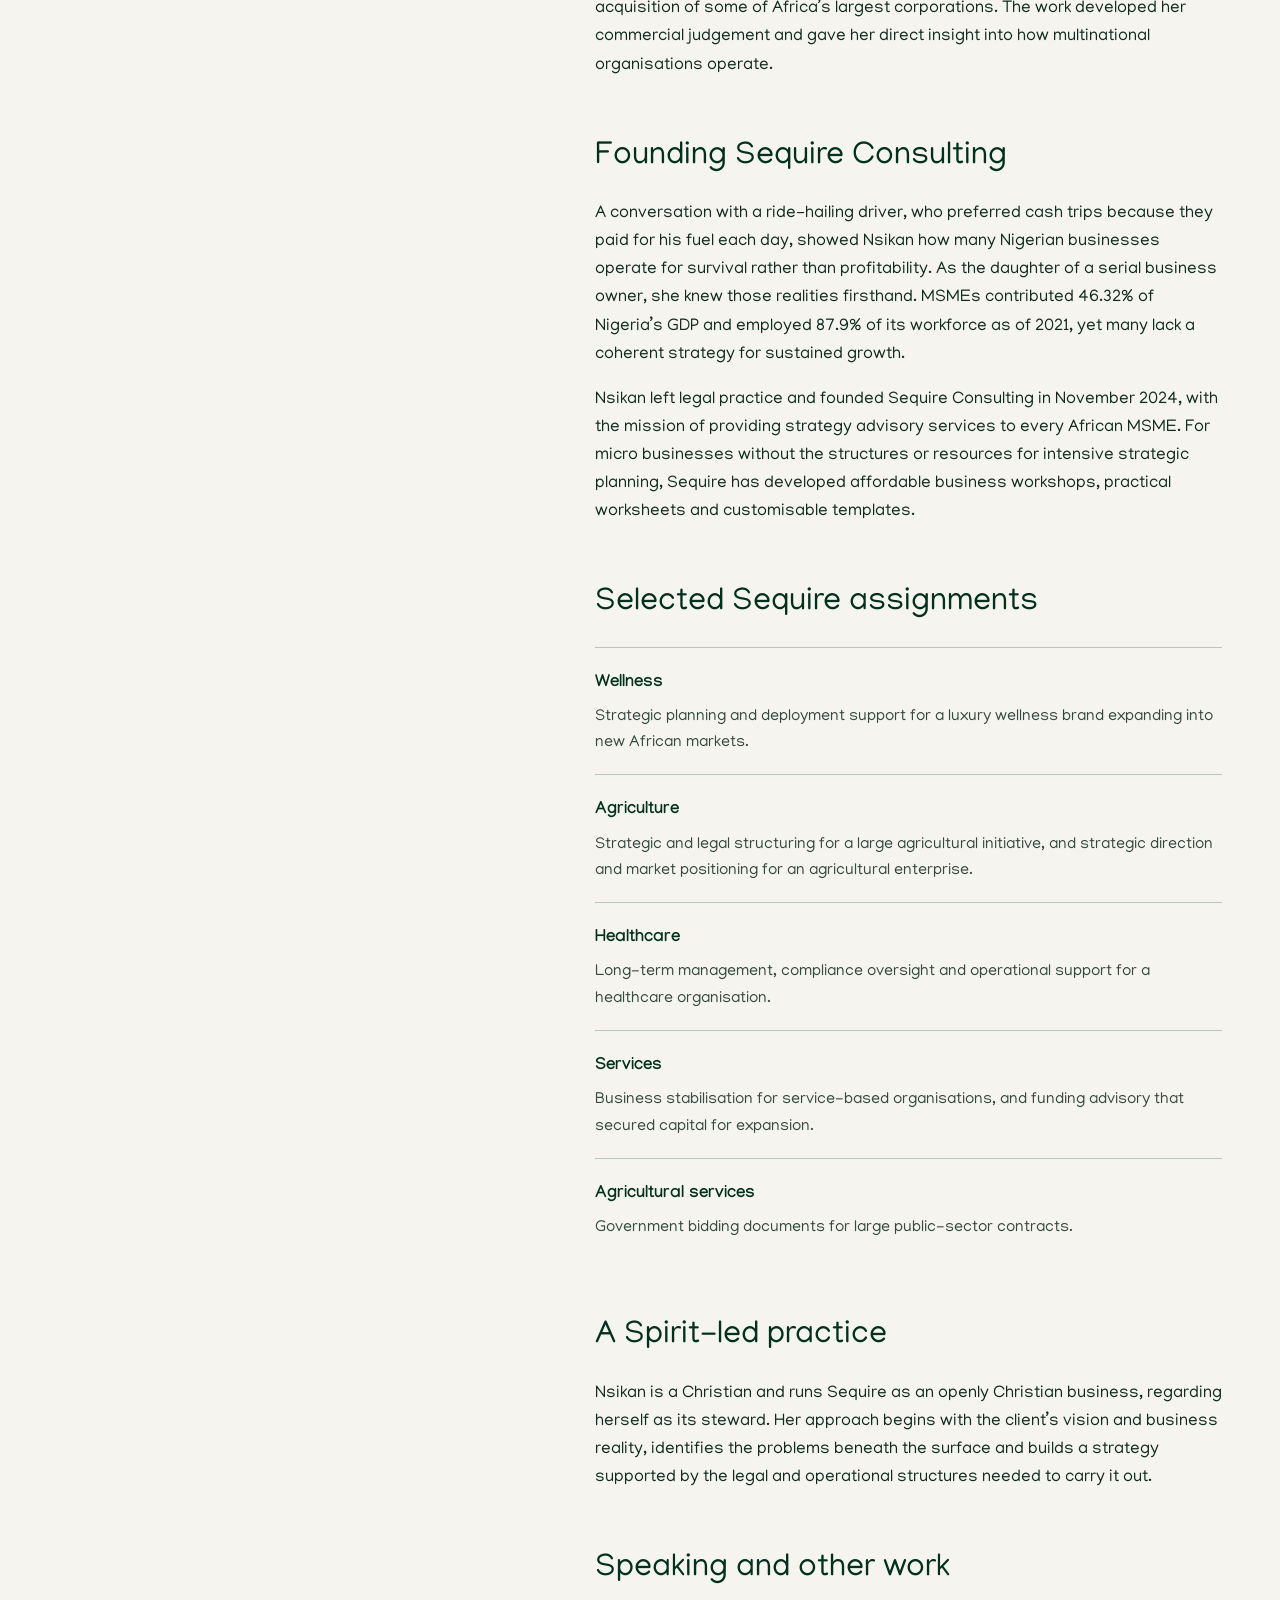
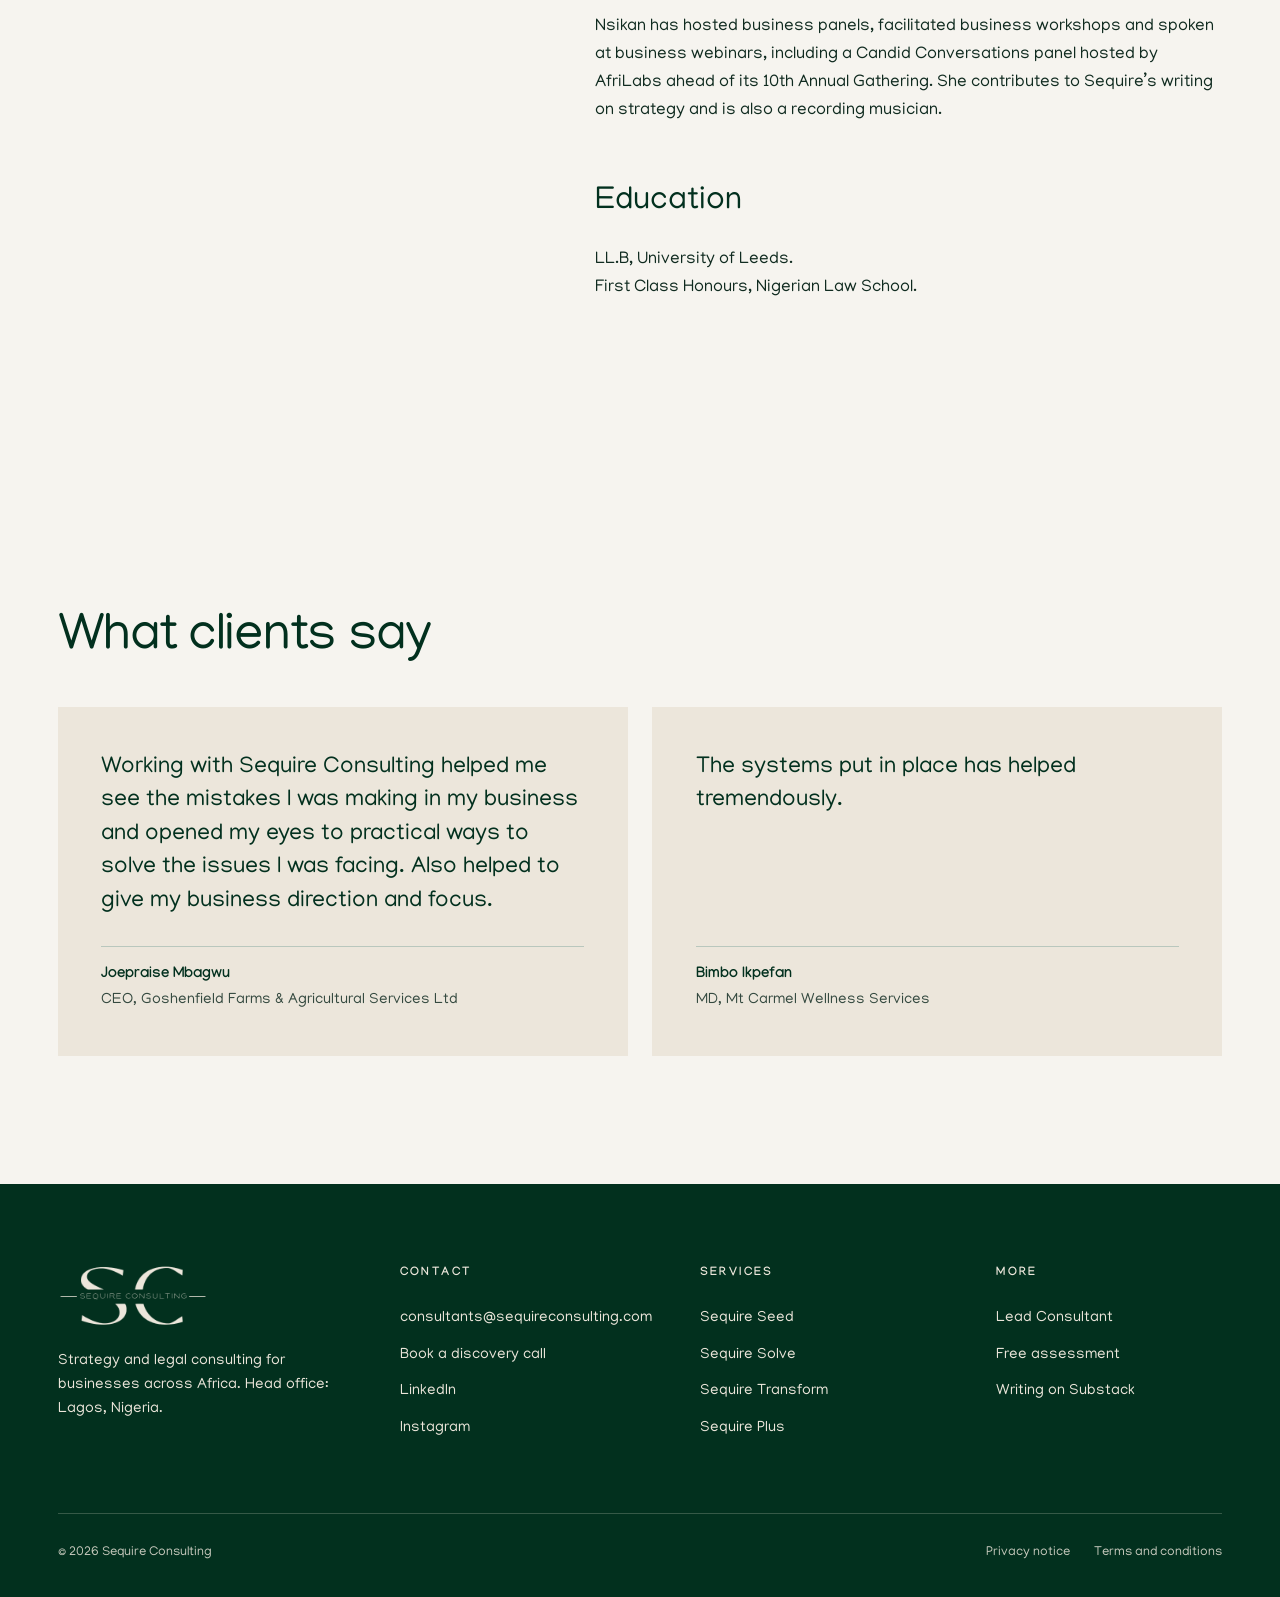
<file: nsikan-efo/index.html>
<!doctype html>
<html lang="en-GB" class="no-js">
<head>
  <meta charset="utf-8">
  <meta name="viewport" content="width=device-width, initial-scale=1">
  <title>Nsikan Efo | Founder and Lead Consultant, Sequire Consulting</title>
  <meta name="description" content="Nsikan Efo is Founder and Lead Consultant of Sequire Consulting. Former M&amp;A and private equity lawyer at Olaniwun Ajayi LP.">
  <link rel="canonical" href="https://www.sequireconsulting.com/nsikan-efo/">
  <meta name="robots" content="index, follow, max-image-preview:large">
  <meta name="theme-color" content="#f6f4ef">

  <meta property="og:type" content="profile">
  <meta property="og:site_name" content="Sequire Consulting">
  <meta property="og:title" content="Nsikan Efo | Founder and Lead Consultant, Sequire Consulting">
  <meta property="og:description" content="Strategy consultant, venture builder and legal practitioner working with African businesses.">
  <meta property="og:url" content="https://www.sequireconsulting.com/nsikan-efo/">
  <meta property="og:image" content="https://www.sequireconsulting.com/assets/img/nsikan-efo-sequire-consulting-social-share.jpg">
  <meta property="og:image:width" content="1200">
  <meta property="og:image:height" content="630">
  <meta property="og:image:alt" content="Nsikan Efo, Founder and Lead Consultant of Sequire Consulting">
  <meta property="profile:first_name" content="Nsikan">
  <meta property="profile:last_name" content="Efo">
  <meta property="og:locale" content="en_GB">
  <meta name="twitter:card" content="summary_large_image">

  <link rel="icon" href="/favicon.svg" type="image/svg+xml">
  <link rel="apple-touch-icon" href="/assets/img/apple-touch-icon.png">
  <link rel="preload" href="/assets/fonts/manjari-latin-400-normal.woff2" as="font" type="font/woff2" crossorigin>
  <link rel="preload" href="/assets/fonts/cormorant-garamond-latin-600-normal.woff2" as="font" type="font/woff2" crossorigin>
  <link rel="preload" as="image" type="image/webp" href="/assets/img/nsikan-efo-founder-sequire-consulting-560w.webp">
  <link rel="stylesheet" href="/assets/css/styles.css">

  <script type="application/ld+json">
  {
    "@context": "https://schema.org",
    "@graph": [
      {
        "@type": "ProfilePage",
        "@id": "https://www.sequireconsulting.com/nsikan-efo/#webpage",
        "url": "https://www.sequireconsulting.com/nsikan-efo/",
        "name": "Nsikan Efo | Founder and Lead Consultant, Sequire Consulting",
        "isPartOf": { "@id": "https://www.sequireconsulting.com/#website" },
        "mainEntity": { "@id": "https://www.sequireconsulting.com/nsikan-efo/#person" },
        "breadcrumb": {
          "@type": "BreadcrumbList",
          "itemListElement": [
            { "@type": "ListItem", "position": 1, "name": "Sequire Consulting", "item": "https://www.sequireconsulting.com/" },
            { "@type": "ListItem", "position": 2, "name": "Nsikan Efo", "item": "https://www.sequireconsulting.com/nsikan-efo/" }
          ]
        },
        "inLanguage": "en-GB"
      },
      {
        "@type": "Person",
        "@id": "https://www.sequireconsulting.com/nsikan-efo/#person",
        "name": "Nsikan Efo",
        "givenName": "Nsikan",
        "familyName": "Efo",
        "url": "https://www.sequireconsulting.com/nsikan-efo/",
        "image": {
          "@type": "ImageObject",
          "url": "https://www.sequireconsulting.com/assets/img/nsikan-efo-founder-sequire-consulting.jpg",
          "width": 853,
          "height": 1140,
          "caption": "Nsikan Efo, Founder and Lead Consultant of Sequire Consulting",
          "creditText": "More Than Lenses Media"
        },
        "jobTitle": ["Founder", "Lead Consultant"],
        "description": "Strategy consultant, venture builder and legal practitioner working with businesses across Africa. Founder and Lead Consultant of Sequire Consulting. Formerly in the M&A and private equity team at Olaniwun Ajayi LP.",
        "worksFor": { "@type": "Organization", "@id": "https://www.sequireconsulting.com/#organization", "name": "Sequire Consulting" },
        "alumniOf": [
          { "@type": "CollegeOrUniversity", "name": "University of Leeds" },
          { "@type": "EducationalOrganization", "name": "Nigerian Law School" }
        ],
        "hasCredential": [
          { "@type": "EducationalOccupationalCredential", "credentialCategory": "degree", "name": "Bachelor of Laws (LL.B)", "recognizedBy": { "@type": "CollegeOrUniversity", "name": "University of Leeds" } },
          { "@type": "EducationalOccupationalCredential", "name": "First Class Honours", "recognizedBy": { "@type": "EducationalOrganization", "name": "Nigerian Law School" } }
        ],
        "knowsAbout": ["Business strategy", "Mergers and acquisitions", "Private equity", "Corporate advisory", "Organisational development", "Venture building", "Legal structuring", "Regulatory compliance", "Operational improvement"],
        "sameAs": [
          "https://www.linkedin.com/in/nsikan-efo/"
        ]
      }
    ]
  }
  </script>
  <script>document.documentElement.classList.remove("no-js");</script>
</head>
<body>
  <a class="skip-link" href="#main">Skip to content</a>

  <header class="site-header">
    <div class="wrap site-header__inner">
      <a class="logo" href="/">
        <picture>
          <source type="image/webp" srcset="/assets/img/sequire-consulting-logo.webp">
          <img src="/assets/img/sequire-consulting-logo.png" alt="Sequire Consulting" width="380" height="160">
        </picture>
      </a>
      <button class="nav-toggle" type="button" aria-expanded="false" aria-controls="site-nav" aria-label="Menu">
        <span></span><span></span><span></span>
      </button>
      <nav class="nav" id="site-nav" aria-label="Main">
        <ul class="nav__list">
          <li><a href="/#services">Services</a></li>
          <li><a href="/#approach">Approach</a></li>
          <li><a href="/#experience">Experience</a></li>
          <li><a href="/#insights">Insights</a></li>
          <li><a href="/nsikan-efo/" aria-current="page">Lead Consultant</a></li>
        </ul>
        <a class="btn btn--outline" href="https://tally.so/r/OQQYdk" target="_blank" rel="noopener">Free assessment</a>
      </nav>
    </div>
  </header>
  <main id="main">
    <section class="profile-hero" aria-labelledby="profile-title">
      <div class="wrap profile-hero__grid">
        <div>
          <p class="eyebrow">Sequire Consulting</p>
          <h1 id="profile-title" class="display">Nsikan Efo</h1>
          <p class="profile-titles"><span>Founder</span><span>Lead Consultant</span></p>
          <p class="lede">A strategy consultant, venture builder and legal practitioner. Nsikan partners with businesses across Africa to clarify their vision, develop strategy and drive its implementation.</p>
          <div class="hero__actions">
            <a class="btn" href="https://calendly.com/nsikan-sequireconsulting/discovery-call" target="_blank" rel="noopener">Book a discovery call</a>
            <a class="text-link" href="https://www.linkedin.com/in/nsikan-efo/" target="_blank" rel="noopener">LinkedIn</a>
          </div>
        </div>
        <figure>
          <picture>
            <source type="image/webp" srcset="/assets/img/nsikan-efo-founder-sequire-consulting-560w.webp 560w, /assets/img/nsikan-efo-founder-sequire-consulting.webp 853w" sizes="(max-width: 860px) 90vw, 36vw">
            <img src="/assets/img/nsikan-efo-founder-sequire-consulting.jpg" srcset="/assets/img/nsikan-efo-founder-sequire-consulting-560w.jpg 560w, /assets/img/nsikan-efo-founder-sequire-consulting.jpg 853w" sizes="(max-width: 860px) 90vw, 36vw" width="853" height="1140" fetchpriority="high" alt="Portrait of Nsikan Efo, Founder and Lead Consultant of Sequire Consulting">
          </picture>
        </figure>
      </div>
    </section>

    <section class="section profile-body" aria-labelledby="background-title">
      <div class="wrap profile-body__grid">
        <h2 class="section-title" id="background-title">Background and experience</h2>
        <div>
          <div class="profile-section">
            <h3>Profile</h3>
            <p>Nsikan’s experience spans mergers and acquisitions, private equity, corporate advisory and organisational development. Through Sequire, she has supported businesses of varying sizes, from emerging founders to established organisations, through business establishment, strategic planning, operational optimisation, funding advisory and change management.</p>
          </div>
          <div class="profile-section">
            <h3>Legal practice</h3>
            <p>Nsikan studied law at the University of Leeds. In her final year she took New Enterprise Planning, a module outside the law school that first directed her attention to how she could contribute to a business’s growth beyond a legal capacity. An internship after university introduced her to management consulting.</p>
            <p>She went on to practise at Olaniwun Ajayi LP, one of Nigeria’s leading law firms, advising on high-value transactions across multiple sectors. From her second year of practice she worked in the Mergers, Acquisitions and Private Equity practice, where she provided and executed legal strategies for the sale and acquisition of some of Africa’s largest corporations. The work developed her commercial judgement and gave her direct insight into how multinational organisations operate.</p>
          </div>
          <div class="profile-section">
            <h3>Founding Sequire Consulting</h3>
            <p>A conversation with a ride-hailing driver, who preferred cash trips because they paid for his fuel each day, showed Nsikan how many Nigerian businesses operate for survival rather than profitability. As the daughter of a serial business owner, she knew those realities firsthand. MSMEs contributed 46.32% of Nigeria’s GDP and employed 87.9% of its workforce as of 2021, yet many lack a coherent strategy for sustained growth.</p>
            <p>Nsikan left legal practice and founded Sequire Consulting in November 2024, with the mission of providing strategy advisory services to every African MSME. For micro businesses without the structures or resources for intensive strategic planning, Sequire has developed affordable business workshops, practical worksheets and customisable templates.</p>
          </div>
          <div class="profile-section">
            <h3>Selected Sequire assignments</h3>
            <dl class="work-list work-list--single">
              <div><dt>Wellness</dt><dd>Strategic planning and deployment support for a luxury wellness brand expanding into new African markets.</dd></div>
              <div><dt>Agriculture</dt><dd>Strategic and legal structuring for a large agricultural initiative, and strategic direction and market positioning for an agricultural enterprise.</dd></div>
              <div><dt>Healthcare</dt><dd>Long-term management, compliance oversight and operational support for a healthcare organisation.</dd></div>
              <div><dt>Services</dt><dd>Business stabilisation for service-based organisations, and funding advisory that secured capital for expansion.</dd></div>
              <div><dt>Agricultural services</dt><dd>Government bidding documents for large public-sector contracts.</dd></div>
            </dl>
          </div>
          <div class="profile-section">
            <h3>A Spirit-led practice</h3>
            <p>Nsikan is a Christian and runs Sequire as an openly Christian business, regarding herself as its steward. Her approach begins with the client’s vision and business reality, identifies the problems beneath the surface and builds a strategy supported by the legal and operational structures needed to carry it out.</p>
          </div>
          <div class="profile-section">
            <h3>Speaking and other work</h3>
            <p>Nsikan has hosted business panels, facilitated business workshops and spoken at business webinars, including a Candid Conversations panel hosted by AfriLabs ahead of its 10th Annual Gathering. She contributes to Sequire’s writing on strategy and is also a recording musician.</p>
          </div>
          <div class="profile-section">
            <h3>Education</h3>
            <p>LL.B, University of Leeds.<br>First Class Honours, Nigerian Law School.</p>
          </div>
        </div>
      </div>
    </section>

    <section class="section testimonials" aria-labelledby="testimonials-title">
      <div class="wrap">
        <h2 class="section-title" id="testimonials-title">What clients say</h2>
        <div class="testimonials__grid">
          <figure class="testimonial">
            <blockquote><p>Working with Sequire Consulting helped me see the mistakes I was making in my business and opened my eyes to practical ways to solve the issues I was facing. Also helped to give my business direction and focus.</p></blockquote>
            <figcaption><strong>Joepraise Mbagwu</strong>CEO, Goshenfield Farms &amp; Agricultural Services Ltd</figcaption>
          </figure>
          <figure class="testimonial">
            <blockquote><p>The systems put in place has helped tremendously.</p></blockquote>
            <figcaption><strong>Bimbo Ikpefan</strong>MD, Mt Carmel Wellness Services</figcaption>
          </figure>
        </div>
      </div>
    </section>
  </main>

  <footer class="site-footer">
    <div class="wrap">
      <div class="footer__grid">
        <div class="footer__brand">
          <a class="logo" href="/">
            <picture>
              <source type="image/webp" srcset="/assets/img/sequire-consulting-logo-light.webp">
              <img src="/assets/img/sequire-consulting-logo-light.png" alt="Sequire Consulting" width="380" height="160" loading="lazy">
            </picture>
          </a>
          <p>Strategy and legal consulting for businesses across Africa. Head office: Lagos, Nigeria.</p>
        </div>
        <div class="footer__col">
          <p class="footer__heading">Contact</p>
          <ul>
            <li><a href="mailto:consultants@sequireconsulting.com">consultants@sequireconsulting.com</a></li>
            <li><a href="https://calendly.com/nsikan-sequireconsulting/discovery-call" target="_blank" rel="noopener">Book a discovery call</a></li>
            <li><a href="https://www.linkedin.com/company/sequire-consulting/" target="_blank" rel="noopener">LinkedIn</a></li>
            <li><a href="https://www.instagram.com/sequireconsulting/" target="_blank" rel="noopener">Instagram</a></li>
          </ul>
        </div>
        <div class="footer__col">
          <p class="footer__heading">Services</p>
          <ul>
            <li><a href="/services/business-setup-and-launch-strategy/">Sequire Seed</a></li>
            <li><a href="/services/business-diagnostics-and-process-improvement/">Sequire Solve</a></li>
            <li><a href="/services/growth-and-market-entry-strategy/">Sequire Transform</a></li>
            <li><a href="/services/strategic-and-legal-retainer/">Sequire Plus</a></li>
          </ul>
        </div>
        <div class="footer__col">
          <p class="footer__heading">More</p>
          <ul>
            <li><a href="/nsikan-efo/">Lead Consultant</a></li>
            <li><a href="https://tally.so/r/OQQYdk" target="_blank" rel="noopener">Free assessment</a></li>
            <li><a href="https://sequireconsulting.substack.com/" target="_blank" rel="noopener">Writing on Substack</a></li>
          </ul>
        </div>
      </div>
      <div class="footer__base">
        <span>© <span data-year>2026</span> Sequire Consulting</span>
        <span class="footer__legal"><a href="/privacy/">Privacy notice</a><a href="/terms/">Terms and conditions</a></span>
      </div>
    </div>
  </footer>

  <script src="/assets/js/main.js" defer></script>
</body>
</html>
</file>
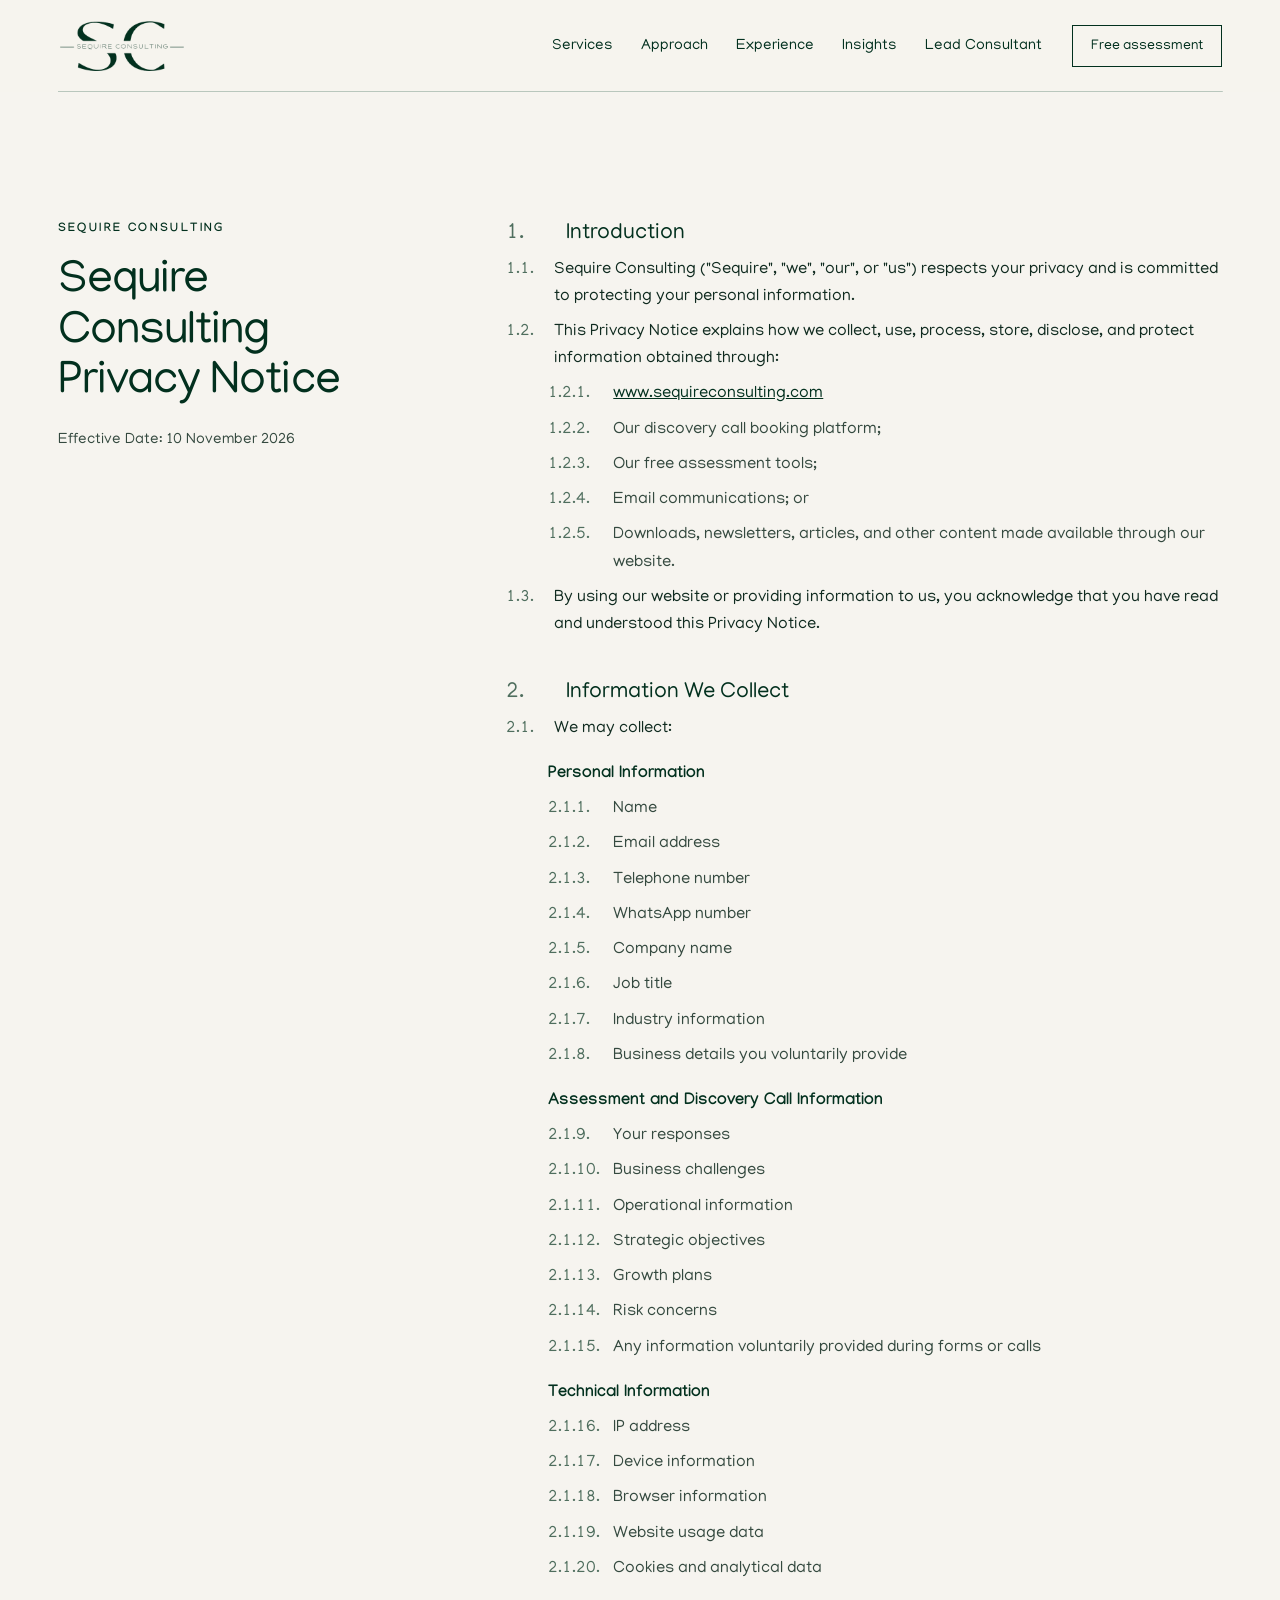
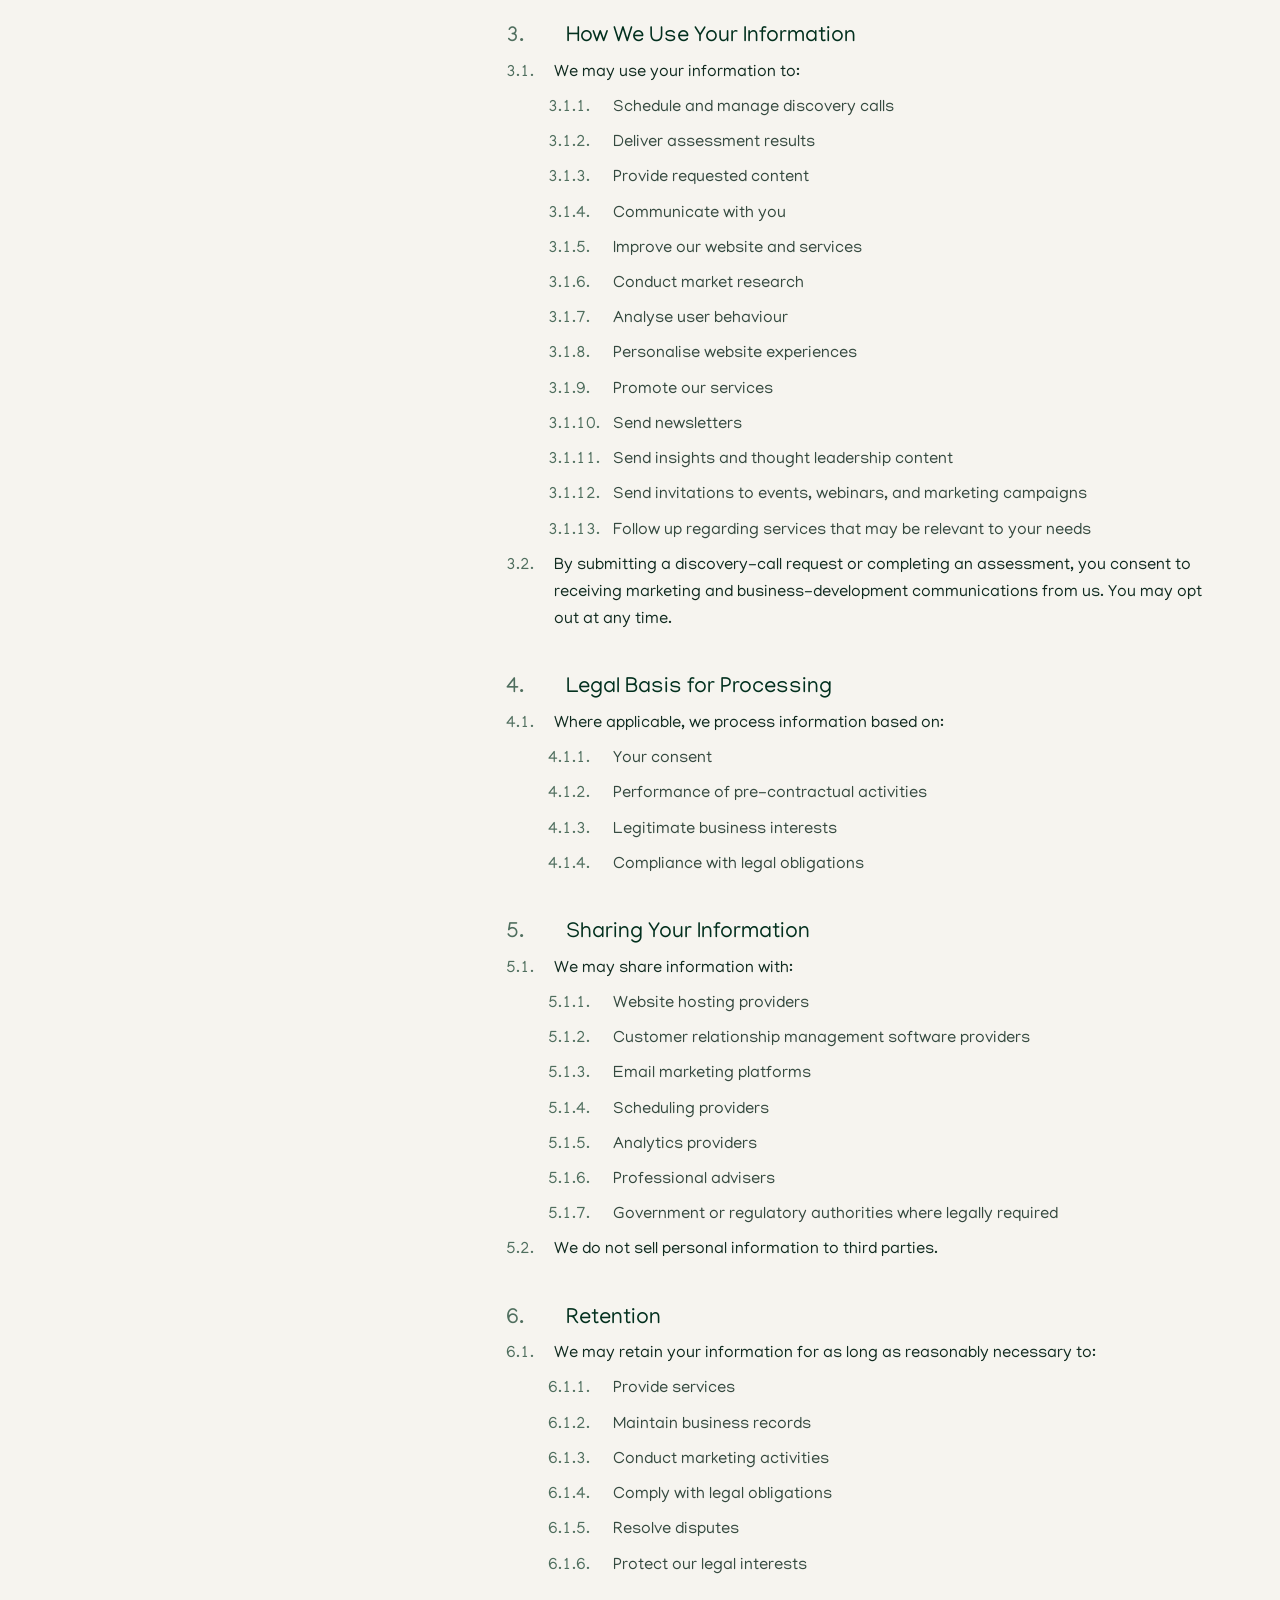
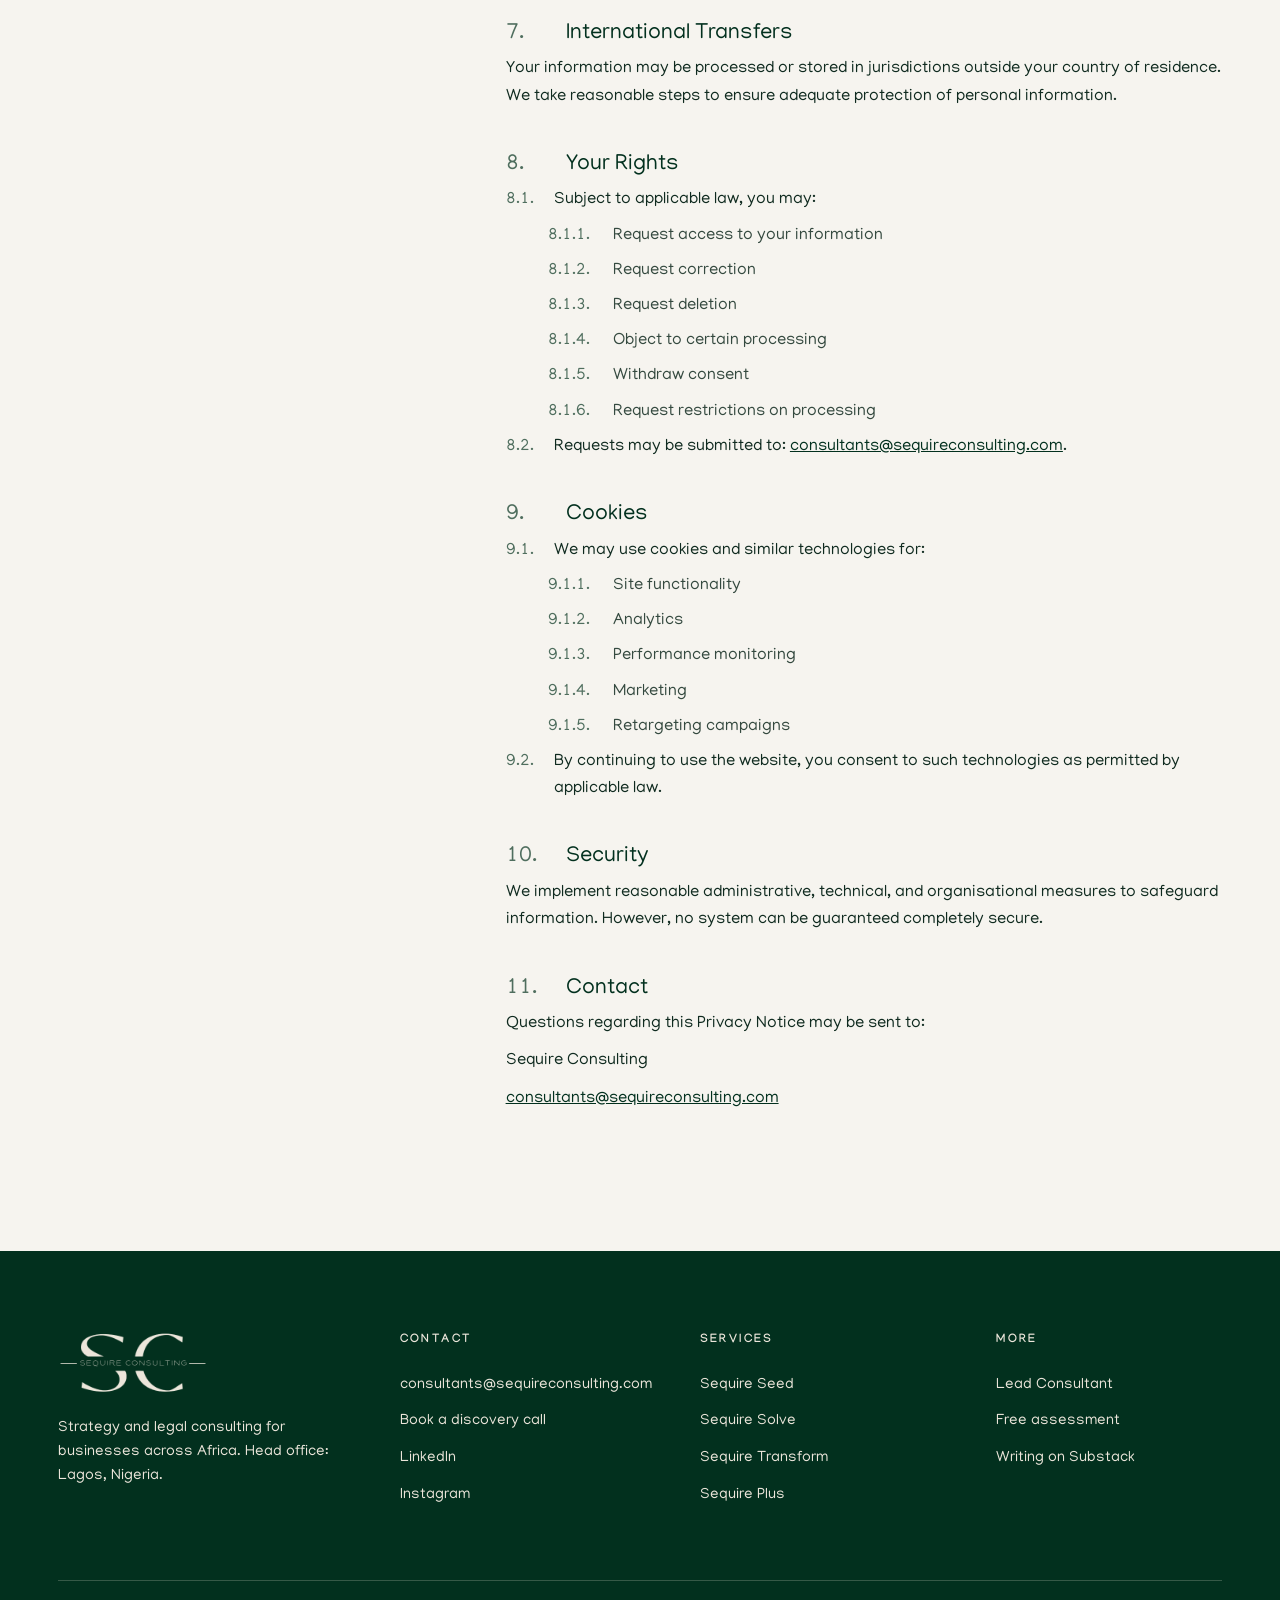
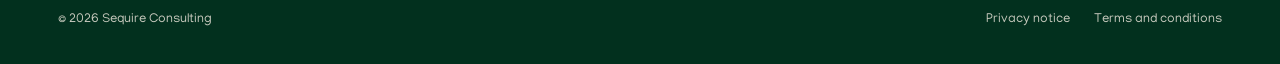
<file: privacy/index.html>
<!doctype html>
<html lang="en-GB" class="no-js">
<head>
  <meta charset="utf-8">
  <meta name="viewport" content="width=device-width, initial-scale=1">
  <title>Privacy Notice | Sequire Consulting</title>
  <meta name="description" content="How Sequire Consulting collects, uses and protects personal information.">
  <link rel="canonical" href="https://www.sequireconsulting.com/privacy/">
  <meta name="robots" content="index, follow">
  <meta name="theme-color" content="#f6f4ef">
  <link rel="icon" href="/favicon.svg" type="image/svg+xml">
  <link rel="stylesheet" href="/assets/css/styles.css">
  <script>document.documentElement.classList.remove("no-js");</script>
</head>
<body>
  <a class="skip-link" href="#main">Skip to content</a>

  <header class="site-header">
    <div class="wrap site-header__inner">
      <a class="logo" href="/">
        <picture>
          <source type="image/webp" srcset="/assets/img/sequire-consulting-logo.webp">
          <img src="/assets/img/sequire-consulting-logo.png" alt="Sequire Consulting" width="380" height="160">
        </picture>
      </a>
      <button class="nav-toggle" type="button" aria-expanded="false" aria-controls="site-nav" aria-label="Menu">
        <span></span><span></span><span></span>
      </button>
      <nav class="nav" id="site-nav" aria-label="Main">
        <ul class="nav__list">
          <li><a href="/#services">Services</a></li>
          <li><a href="/#approach">Approach</a></li>
          <li><a href="/#experience">Experience</a></li>
          <li><a href="/#insights">Insights</a></li>
          <li><a href="/nsikan-efo/">Lead Consultant</a></li>
        </ul>
        <a class="btn btn--outline" href="https://tally.so/r/OQQYdk" target="_blank" rel="noopener">Free assessment</a>
      </nav>
    </div>
  </header>
  <main id="main">
    <section class="section legal-page">
      <div class="wrap legal-page__grid">
        <div class="legal-page__head">
          <p class="eyebrow">Sequire Consulting</p>
          <h1 class="legal-page__title">Sequire Consulting Privacy Notice</h1>
          <p class="legal-page__date">Effective Date: 10 November 2026</p>
        </div>
        <div class="legal-doc">
          <h2 class="legal-clause legal-clause--1"><span class="legal-num">1.</span> Introduction</h2>
          <p class="legal-clause legal-clause--2"><span class="legal-num">1.1.</span> <span>Sequire Consulting ("Sequire", "we", "our", or "us") respects your privacy and is committed to protecting your personal information.</span></p>
          <p class="legal-clause legal-clause--2"><span class="legal-num">1.2.</span> <span>This Privacy Notice explains how we collect, use, process, store, disclose, and protect information obtained through:</span></p>
          <p class="legal-clause legal-clause--3"><span class="legal-num">1.2.1.</span> <span><a href="https://www.sequireconsulting.com/">www.sequireconsulting.com</a></span></p>
          <p class="legal-clause legal-clause--3"><span class="legal-num">1.2.2.</span> <span>Our discovery call booking platform;</span></p>
          <p class="legal-clause legal-clause--3"><span class="legal-num">1.2.3.</span> <span>Our free assessment tools;</span></p>
          <p class="legal-clause legal-clause--3"><span class="legal-num">1.2.4.</span> <span>Email communications; or</span></p>
          <p class="legal-clause legal-clause--3"><span class="legal-num">1.2.5.</span> <span>Downloads, newsletters, articles, and other content made available through our website.</span></p>
          <p class="legal-clause legal-clause--2"><span class="legal-num">1.3.</span> <span>By using our website or providing information to us, you acknowledge that you have read and understood this Privacy Notice.</span></p>
          <h2 class="legal-clause legal-clause--1"><span class="legal-num">2.</span> Information We Collect</h2>
          <p class="legal-clause legal-clause--2"><span class="legal-num">2.1.</span> <span>We may collect:</span></p>
          <p class="legal-sub legal-indent--2">Personal Information</p>
          <p class="legal-clause legal-clause--3"><span class="legal-num">2.1.1.</span> <span>Name</span></p>
          <p class="legal-clause legal-clause--3"><span class="legal-num">2.1.2.</span> <span>Email address</span></p>
          <p class="legal-clause legal-clause--3"><span class="legal-num">2.1.3.</span> <span>Telephone number</span></p>
          <p class="legal-clause legal-clause--3"><span class="legal-num">2.1.4.</span> <span>WhatsApp number</span></p>
          <p class="legal-clause legal-clause--3"><span class="legal-num">2.1.5.</span> <span>Company name</span></p>
          <p class="legal-clause legal-clause--3"><span class="legal-num">2.1.6.</span> <span>Job title</span></p>
          <p class="legal-clause legal-clause--3"><span class="legal-num">2.1.7.</span> <span>Industry information</span></p>
          <p class="legal-clause legal-clause--3"><span class="legal-num">2.1.8.</span> <span>Business details you voluntarily provide</span></p>
          <p class="legal-sub legal-indent--3">Assessment and Discovery Call Information</p>
          <p class="legal-clause legal-clause--3"><span class="legal-num">2.1.9.</span> <span>Your responses</span></p>
          <p class="legal-clause legal-clause--3"><span class="legal-num">2.1.10.</span> <span>Business challenges</span></p>
          <p class="legal-clause legal-clause--3"><span class="legal-num">2.1.11.</span> <span>Operational information</span></p>
          <p class="legal-clause legal-clause--3"><span class="legal-num">2.1.12.</span> <span>Strategic objectives</span></p>
          <p class="legal-clause legal-clause--3"><span class="legal-num">2.1.13.</span> <span>Growth plans</span></p>
          <p class="legal-clause legal-clause--3"><span class="legal-num">2.1.14.</span> <span>Risk concerns</span></p>
          <p class="legal-clause legal-clause--3"><span class="legal-num">2.1.15.</span> <span>Any information voluntarily provided during forms or calls</span></p>
          <p class="legal-sub legal-indent--3">Technical Information</p>
          <p class="legal-clause legal-clause--3"><span class="legal-num">2.1.16.</span> <span>IP address</span></p>
          <p class="legal-clause legal-clause--3"><span class="legal-num">2.1.17.</span> <span>Device information</span></p>
          <p class="legal-clause legal-clause--3"><span class="legal-num">2.1.18.</span> <span>Browser information</span></p>
          <p class="legal-clause legal-clause--3"><span class="legal-num">2.1.19.</span> <span>Website usage data</span></p>
          <p class="legal-clause legal-clause--3"><span class="legal-num">2.1.20.</span> <span>Cookies and analytical data</span></p>
          <h2 class="legal-clause legal-clause--1"><span class="legal-num">3.</span> How We Use Your Information</h2>
          <p class="legal-clause legal-clause--2"><span class="legal-num">3.1.</span> <span>We may use your information to:</span></p>
          <p class="legal-clause legal-clause--3"><span class="legal-num">3.1.1.</span> <span>Schedule and manage discovery calls</span></p>
          <p class="legal-clause legal-clause--3"><span class="legal-num">3.1.2.</span> <span>Deliver assessment results</span></p>
          <p class="legal-clause legal-clause--3"><span class="legal-num">3.1.3.</span> <span>Provide requested content</span></p>
          <p class="legal-clause legal-clause--3"><span class="legal-num">3.1.4.</span> <span>Communicate with you</span></p>
          <p class="legal-clause legal-clause--3"><span class="legal-num">3.1.5.</span> <span>Improve our website and services</span></p>
          <p class="legal-clause legal-clause--3"><span class="legal-num">3.1.6.</span> <span>Conduct market research</span></p>
          <p class="legal-clause legal-clause--3"><span class="legal-num">3.1.7.</span> <span>Analyse user behaviour</span></p>
          <p class="legal-clause legal-clause--3"><span class="legal-num">3.1.8.</span> <span>Personalise website experiences</span></p>
          <p class="legal-clause legal-clause--3"><span class="legal-num">3.1.9.</span> <span>Promote our services</span></p>
          <p class="legal-clause legal-clause--3"><span class="legal-num">3.1.10.</span> <span>Send newsletters</span></p>
          <p class="legal-clause legal-clause--3"><span class="legal-num">3.1.11.</span> <span>Send insights and thought leadership content</span></p>
          <p class="legal-clause legal-clause--3"><span class="legal-num">3.1.12.</span> <span>Send invitations to events, webinars, and marketing campaigns</span></p>
          <p class="legal-clause legal-clause--3"><span class="legal-num">3.1.13.</span> <span>Follow up regarding services that may be relevant to your needs</span></p>
          <p class="legal-clause legal-clause--2"><span class="legal-num">3.2.</span> <span>By submitting a discovery-call request or completing an assessment, you consent to receiving marketing and business-development communications from us. You may opt out at any time.</span></p>
          <h2 class="legal-clause legal-clause--1"><span class="legal-num">4.</span> Legal Basis for Processing</h2>
          <p class="legal-clause legal-clause--2"><span class="legal-num">4.1.</span> <span>Where applicable, we process information based on:</span></p>
          <p class="legal-clause legal-clause--3"><span class="legal-num">4.1.1.</span> <span>Your consent</span></p>
          <p class="legal-clause legal-clause--3"><span class="legal-num">4.1.2.</span> <span>Performance of pre-contractual activities</span></p>
          <p class="legal-clause legal-clause--3"><span class="legal-num">4.1.3.</span> <span>Legitimate business interests</span></p>
          <p class="legal-clause legal-clause--3"><span class="legal-num">4.1.4.</span> <span>Compliance with legal obligations</span></p>
          <h2 class="legal-clause legal-clause--1"><span class="legal-num">5.</span> Sharing Your Information</h2>
          <p class="legal-clause legal-clause--2"><span class="legal-num">5.1.</span> <span>We may share information with:</span></p>
          <p class="legal-clause legal-clause--3"><span class="legal-num">5.1.1.</span> <span>Website hosting providers</span></p>
          <p class="legal-clause legal-clause--3"><span class="legal-num">5.1.2.</span> <span>Customer relationship management software providers</span></p>
          <p class="legal-clause legal-clause--3"><span class="legal-num">5.1.3.</span> <span>Email marketing platforms</span></p>
          <p class="legal-clause legal-clause--3"><span class="legal-num">5.1.4.</span> <span>Scheduling providers</span></p>
          <p class="legal-clause legal-clause--3"><span class="legal-num">5.1.5.</span> <span>Analytics providers</span></p>
          <p class="legal-clause legal-clause--3"><span class="legal-num">5.1.6.</span> <span>Professional advisers</span></p>
          <p class="legal-clause legal-clause--3"><span class="legal-num">5.1.7.</span> <span>Government or regulatory authorities where legally required</span></p>
          <p class="legal-clause legal-clause--2"><span class="legal-num">5.2.</span> <span>We do not sell personal information to third parties.</span></p>
          <h2 class="legal-clause legal-clause--1"><span class="legal-num">6.</span> Retention</h2>
          <p class="legal-clause legal-clause--2"><span class="legal-num">6.1.</span> <span>We may retain your information for as long as reasonably necessary to:</span></p>
          <p class="legal-clause legal-clause--3"><span class="legal-num">6.1.1.</span> <span>Provide services</span></p>
          <p class="legal-clause legal-clause--3"><span class="legal-num">6.1.2.</span> <span>Maintain business records</span></p>
          <p class="legal-clause legal-clause--3"><span class="legal-num">6.1.3.</span> <span>Conduct marketing activities</span></p>
          <p class="legal-clause legal-clause--3"><span class="legal-num">6.1.4.</span> <span>Comply with legal obligations</span></p>
          <p class="legal-clause legal-clause--3"><span class="legal-num">6.1.5.</span> <span>Resolve disputes</span></p>
          <p class="legal-clause legal-clause--3"><span class="legal-num">6.1.6.</span> <span>Protect our legal interests</span></p>
          <h2 class="legal-clause legal-clause--1"><span class="legal-num">7.</span> International Transfers</h2>
          <p class="legal-text legal-indent--1">Your information may be processed or stored in jurisdictions outside your country of residence. We take reasonable steps to ensure adequate protection of personal information.</p>
          <h2 class="legal-clause legal-clause--1"><span class="legal-num">8.</span> Your Rights</h2>
          <p class="legal-clause legal-clause--2"><span class="legal-num">8.1.</span> <span>Subject to applicable law, you may:</span></p>
          <p class="legal-clause legal-clause--3"><span class="legal-num">8.1.1.</span> <span>Request access to your information</span></p>
          <p class="legal-clause legal-clause--3"><span class="legal-num">8.1.2.</span> <span>Request correction</span></p>
          <p class="legal-clause legal-clause--3"><span class="legal-num">8.1.3.</span> <span>Request deletion</span></p>
          <p class="legal-clause legal-clause--3"><span class="legal-num">8.1.4.</span> <span>Object to certain processing</span></p>
          <p class="legal-clause legal-clause--3"><span class="legal-num">8.1.5.</span> <span>Withdraw consent</span></p>
          <p class="legal-clause legal-clause--3"><span class="legal-num">8.1.6.</span> <span>Request restrictions on processing</span></p>
          <p class="legal-clause legal-clause--2"><span class="legal-num">8.2.</span> <span>Requests may be submitted to: <a href="mailto:consultants@sequireconsulting.com">consultants@sequireconsulting.com</a>.</span></p>
          <h2 class="legal-clause legal-clause--1"><span class="legal-num">9.</span> Cookies</h2>
          <p class="legal-clause legal-clause--2"><span class="legal-num">9.1.</span> <span>We may use cookies and similar technologies for:</span></p>
          <p class="legal-clause legal-clause--3"><span class="legal-num">9.1.1.</span> <span>Site functionality</span></p>
          <p class="legal-clause legal-clause--3"><span class="legal-num">9.1.2.</span> <span>Analytics</span></p>
          <p class="legal-clause legal-clause--3"><span class="legal-num">9.1.3.</span> <span>Performance monitoring</span></p>
          <p class="legal-clause legal-clause--3"><span class="legal-num">9.1.4.</span> <span>Marketing</span></p>
          <p class="legal-clause legal-clause--3"><span class="legal-num">9.1.5.</span> <span>Retargeting campaigns</span></p>
          <p class="legal-clause legal-clause--2"><span class="legal-num">9.2.</span> <span>By continuing to use the website, you consent to such technologies as permitted by applicable law.</span></p>
          <h2 class="legal-clause legal-clause--1"><span class="legal-num">10.</span> Security</h2>
          <p class="legal-text legal-indent--1">We implement reasonable administrative, technical, and organisational measures to safeguard information. However, no system can be guaranteed completely secure.</p>
          <h2 class="legal-clause legal-clause--1"><span class="legal-num">11.</span> Contact</h2>
          <p class="legal-text legal-indent--1">Questions regarding this Privacy Notice may be sent to:</p>
          <p class="legal-text legal-indent--1">Sequire Consulting</p>
          <p class="legal-text legal-indent--1"><a href="mailto:consultants@sequireconsulting.com">consultants@sequireconsulting.com</a></p>
        </div>
      </div>
    </section>
  </main>

  <footer class="site-footer">
    <div class="wrap">
      <div class="footer__grid">
        <div class="footer__brand">
          <a class="logo" href="/">
            <picture>
              <source type="image/webp" srcset="/assets/img/sequire-consulting-logo-light.webp">
              <img src="/assets/img/sequire-consulting-logo-light.png" alt="Sequire Consulting" width="380" height="160" loading="lazy">
            </picture>
          </a>
          <p>Strategy and legal consulting for businesses across Africa. Head office: Lagos, Nigeria.</p>
        </div>
        <div class="footer__col">
          <p class="footer__heading">Contact</p>
          <ul>
            <li><a href="mailto:consultants@sequireconsulting.com">consultants@sequireconsulting.com</a></li>
            <li><a href="https://calendly.com/nsikan-sequireconsulting/discovery-call" target="_blank" rel="noopener">Book a discovery call</a></li>
            <li><a href="https://www.linkedin.com/company/sequire-consulting/" target="_blank" rel="noopener">LinkedIn</a></li>
            <li><a href="https://www.instagram.com/sequireconsulting/" target="_blank" rel="noopener">Instagram</a></li>
          </ul>
        </div>
        <div class="footer__col">
          <p class="footer__heading">Services</p>
          <ul>
            <li><a href="/services/business-setup-and-launch-strategy/">Sequire Seed</a></li>
            <li><a href="/services/business-diagnostics-and-process-improvement/">Sequire Solve</a></li>
            <li><a href="/services/growth-and-market-entry-strategy/">Sequire Transform</a></li>
            <li><a href="/services/strategic-and-legal-retainer/">Sequire Plus</a></li>
          </ul>
        </div>
        <div class="footer__col">
          <p class="footer__heading">More</p>
          <ul>
            <li><a href="/nsikan-efo/">Lead Consultant</a></li>
            <li><a href="https://tally.so/r/OQQYdk" target="_blank" rel="noopener">Free assessment</a></li>
            <li><a href="https://sequireconsulting.substack.com/" target="_blank" rel="noopener">Writing on Substack</a></li>
          </ul>
        </div>
      </div>
      <div class="footer__base">
        <span>© <span data-year>2026</span> Sequire Consulting</span>
        <span class="footer__legal"><a href="/privacy/">Privacy notice</a><a href="/terms/">Terms and conditions</a></span>
      </div>
    </div>
  </footer>

  <script src="/assets/js/main.js" defer></script>
</body>
</html>
</file>
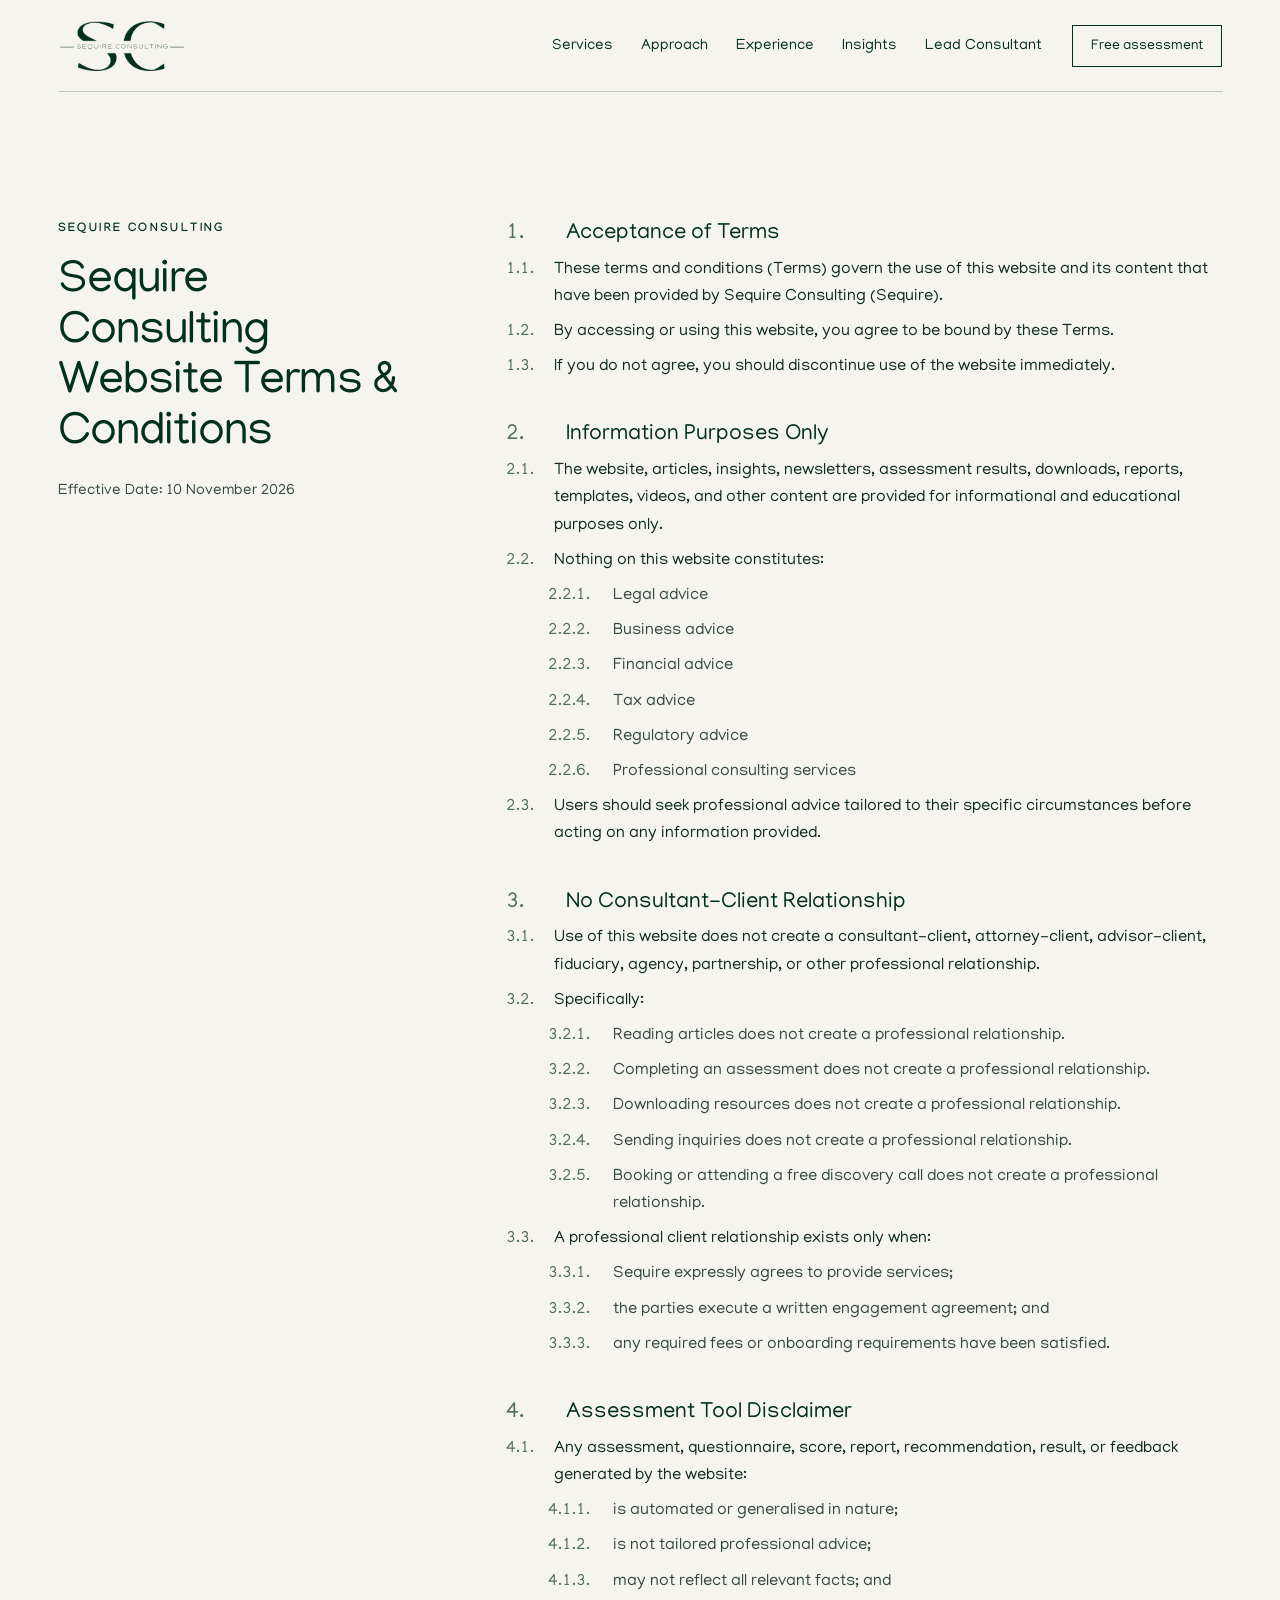
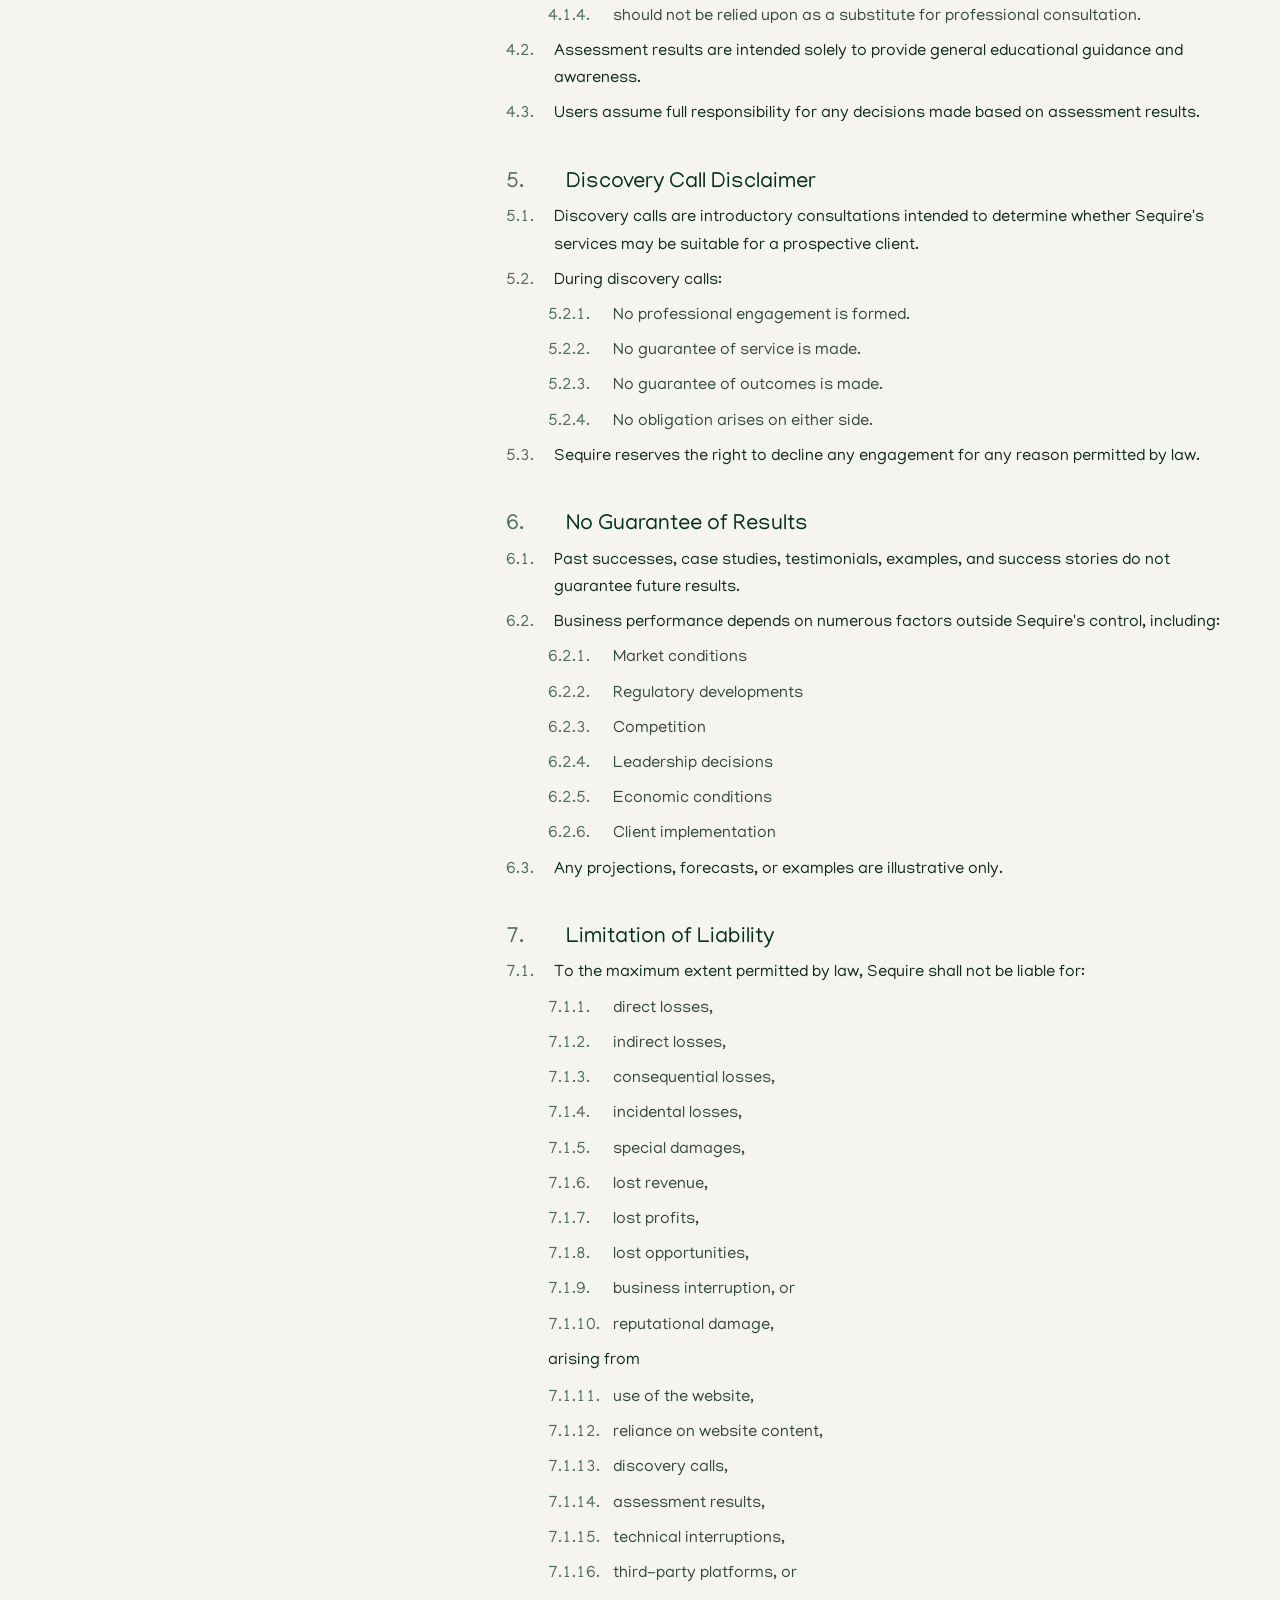
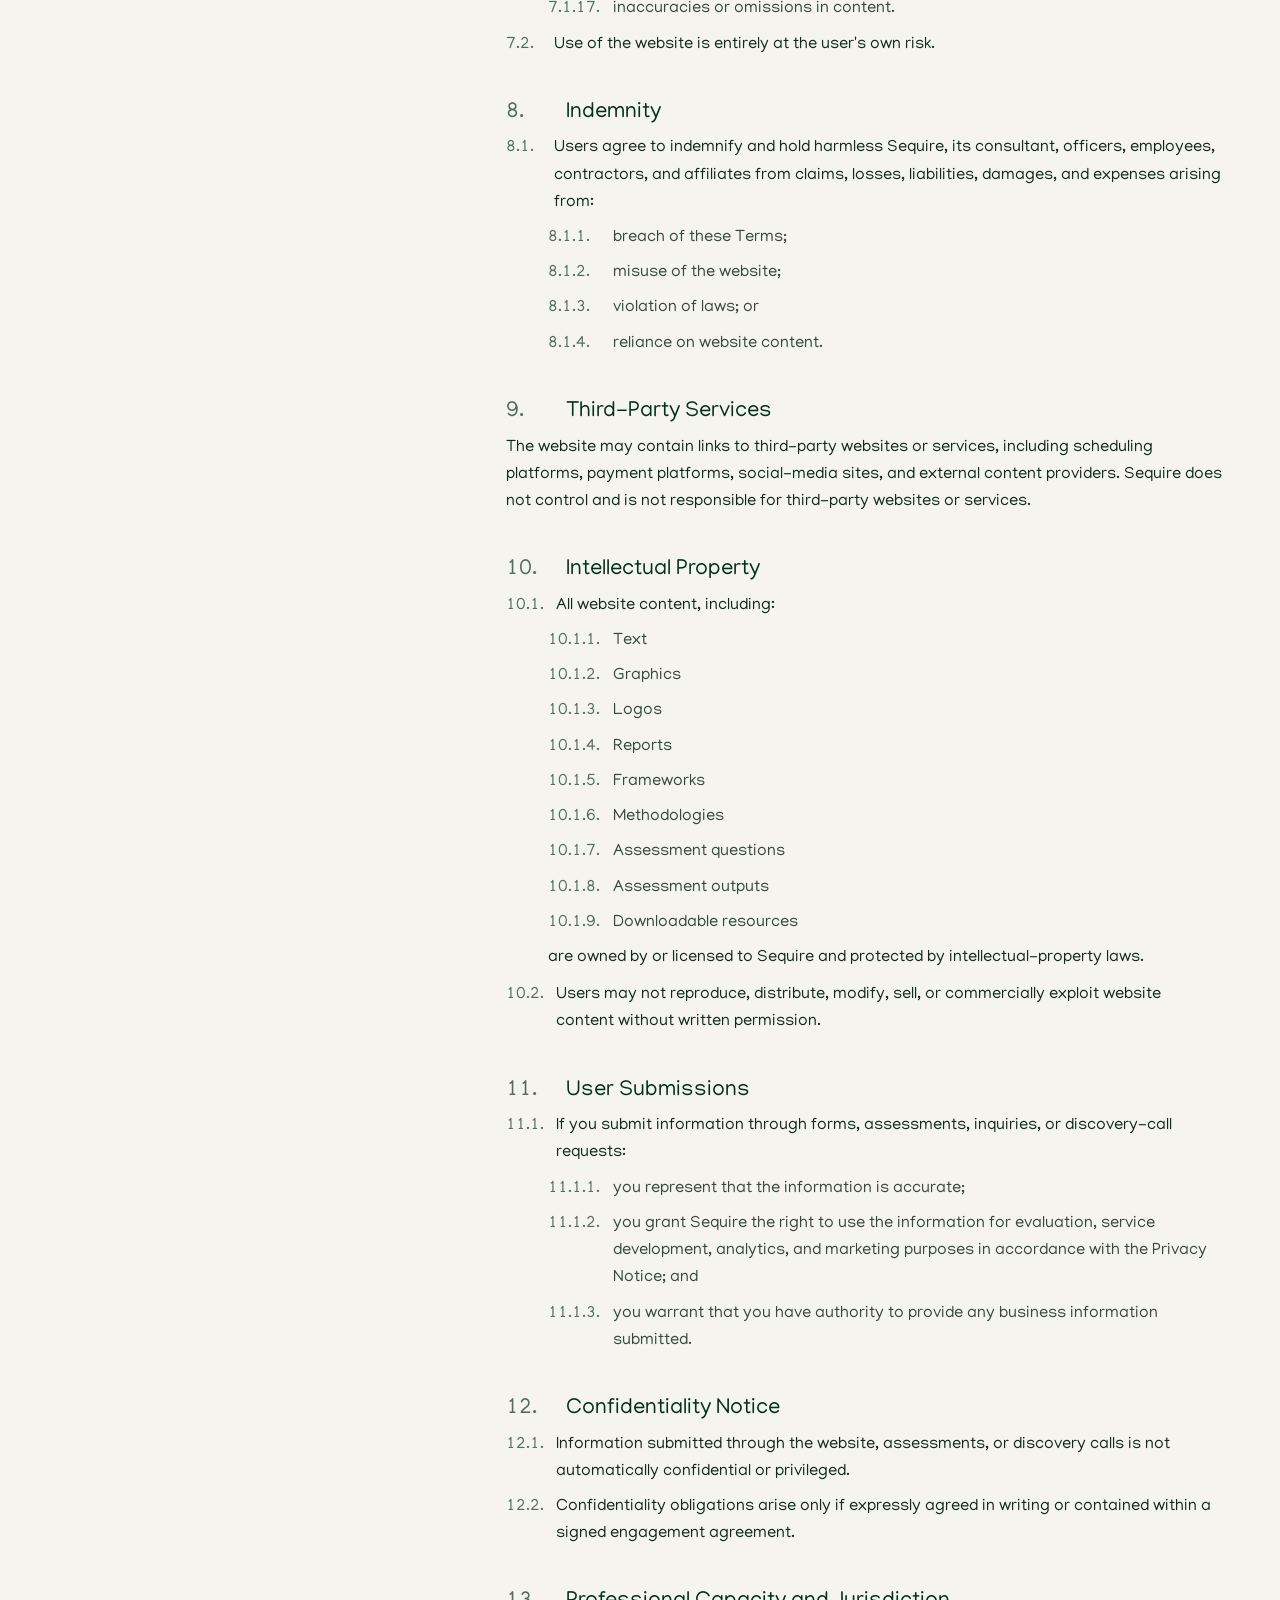
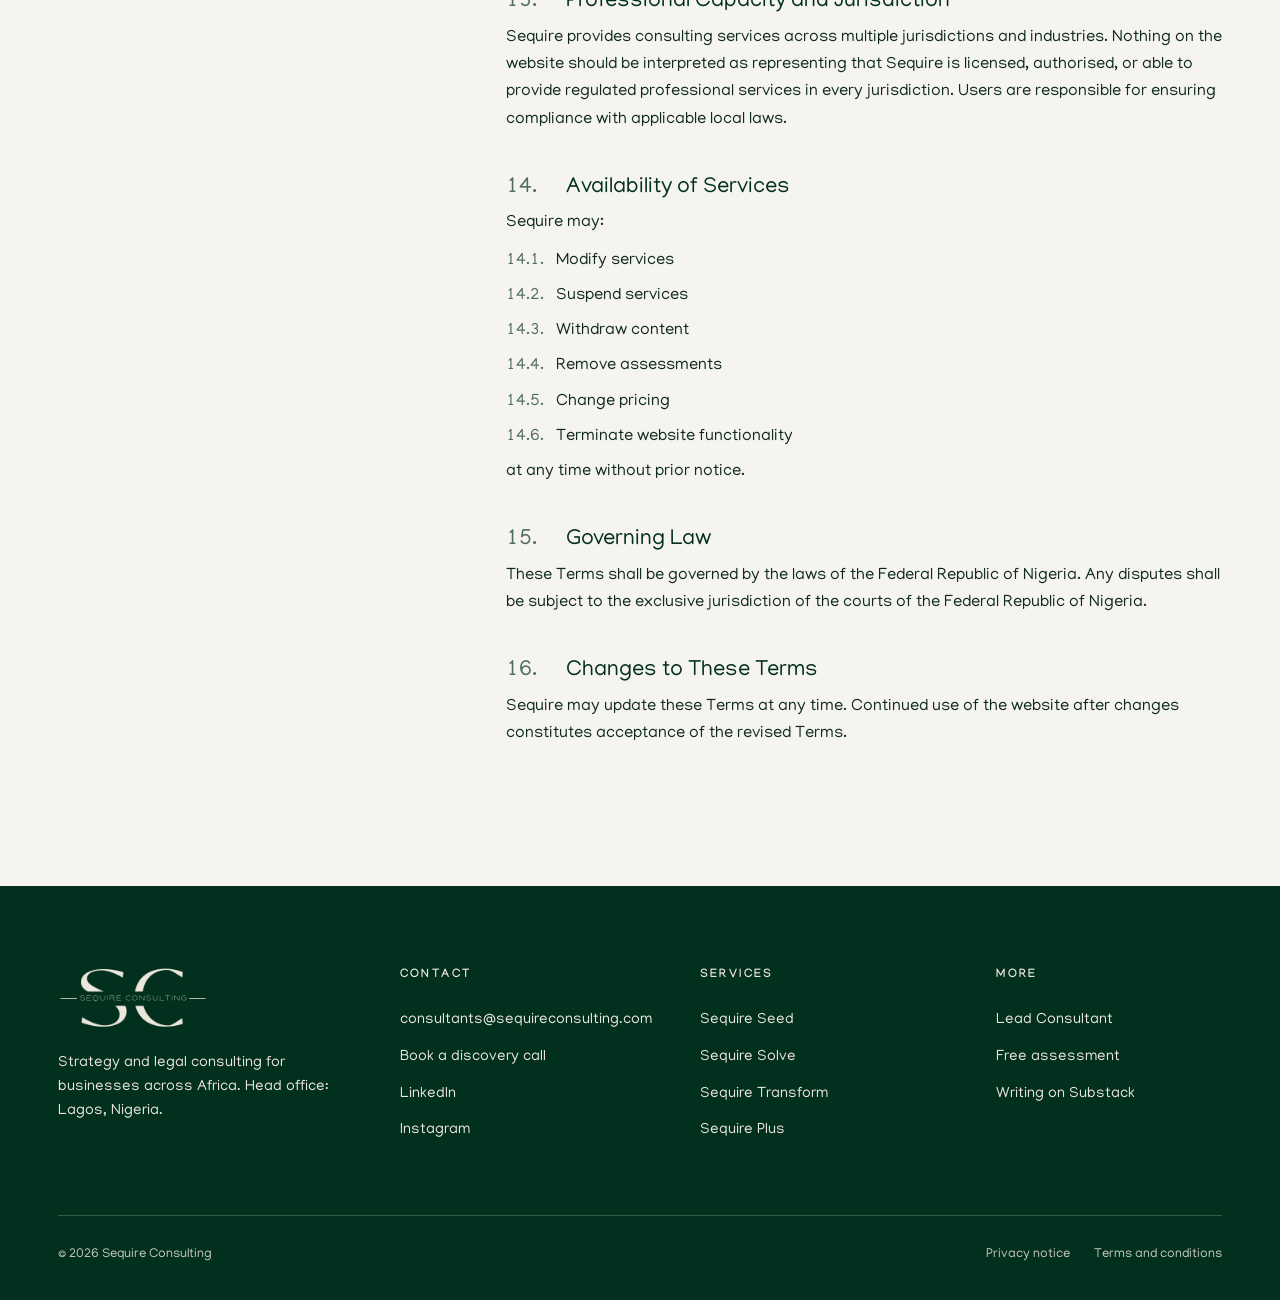
<file: terms/index.html>
<!doctype html>
<html lang="en-GB" class="no-js">
<head>
  <meta charset="utf-8">
  <meta name="viewport" content="width=device-width, initial-scale=1">
  <title>Website Terms and Conditions | Sequire Consulting</title>
  <meta name="description" content="The terms that govern use of the Sequire Consulting website.">
  <link rel="canonical" href="https://www.sequireconsulting.com/terms/">
  <meta name="robots" content="index, follow">
  <meta name="theme-color" content="#f6f4ef">
  <link rel="icon" href="/favicon.svg" type="image/svg+xml">
  <link rel="stylesheet" href="/assets/css/styles.css">
  <script>document.documentElement.classList.remove("no-js");</script>
</head>
<body>
  <a class="skip-link" href="#main">Skip to content</a>

  <header class="site-header">
    <div class="wrap site-header__inner">
      <a class="logo" href="/">
        <picture>
          <source type="image/webp" srcset="/assets/img/sequire-consulting-logo.webp">
          <img src="/assets/img/sequire-consulting-logo.png" alt="Sequire Consulting" width="380" height="160">
        </picture>
      </a>
      <button class="nav-toggle" type="button" aria-expanded="false" aria-controls="site-nav" aria-label="Menu">
        <span></span><span></span><span></span>
      </button>
      <nav class="nav" id="site-nav" aria-label="Main">
        <ul class="nav__list">
          <li><a href="/#services">Services</a></li>
          <li><a href="/#approach">Approach</a></li>
          <li><a href="/#experience">Experience</a></li>
          <li><a href="/#insights">Insights</a></li>
          <li><a href="/nsikan-efo/">Lead Consultant</a></li>
        </ul>
        <a class="btn btn--outline" href="https://tally.so/r/OQQYdk" target="_blank" rel="noopener">Free assessment</a>
      </nav>
    </div>
  </header>
  <main id="main">
    <section class="section legal-page">
      <div class="wrap legal-page__grid">
        <div class="legal-page__head">
          <p class="eyebrow">Sequire Consulting</p>
          <h1 class="legal-page__title">Sequire Consulting Website Terms &amp; Conditions</h1>
          <p class="legal-page__date">Effective Date: 10 November 2026</p>
        </div>
        <div class="legal-doc">
          <h2 class="legal-clause legal-clause--1"><span class="legal-num">1.</span> Acceptance of Terms</h2>
          <p class="legal-clause legal-clause--2"><span class="legal-num">1.1.</span> <span>These terms and conditions (Terms) govern the use of this website and its content that have been provided by Sequire Consulting (Sequire).</span></p>
          <p class="legal-clause legal-clause--2"><span class="legal-num">1.2.</span> <span>By accessing or using this website, you agree to be bound by these Terms.</span></p>
          <p class="legal-clause legal-clause--2"><span class="legal-num">1.3.</span> <span>If you do not agree, you should discontinue use of the website immediately.</span></p>
          <h2 class="legal-clause legal-clause--1"><span class="legal-num">2.</span> Information Purposes Only</h2>
          <p class="legal-clause legal-clause--2"><span class="legal-num">2.1.</span> <span>The website, articles, insights, newsletters, assessment results, downloads, reports, templates, videos, and other content are provided for informational and educational purposes only.</span></p>
          <p class="legal-clause legal-clause--2"><span class="legal-num">2.2.</span> <span>Nothing on this website constitutes:</span></p>
          <p class="legal-clause legal-clause--3"><span class="legal-num">2.2.1.</span> <span>Legal advice</span></p>
          <p class="legal-clause legal-clause--3"><span class="legal-num">2.2.2.</span> <span>Business advice</span></p>
          <p class="legal-clause legal-clause--3"><span class="legal-num">2.2.3.</span> <span>Financial advice</span></p>
          <p class="legal-clause legal-clause--3"><span class="legal-num">2.2.4.</span> <span>Tax advice</span></p>
          <p class="legal-clause legal-clause--3"><span class="legal-num">2.2.5.</span> <span>Regulatory advice</span></p>
          <p class="legal-clause legal-clause--3"><span class="legal-num">2.2.6.</span> <span>Professional consulting services</span></p>
          <p class="legal-clause legal-clause--2"><span class="legal-num">2.3.</span> <span>Users should seek professional advice tailored to their specific circumstances before acting on any information provided.</span></p>
          <h2 class="legal-clause legal-clause--1"><span class="legal-num">3.</span> No Consultant-Client Relationship</h2>
          <p class="legal-clause legal-clause--2"><span class="legal-num">3.1.</span> <span>Use of this website does not create a consultant-client, attorney-client, advisor-client, fiduciary, agency, partnership, or other professional relationship.</span></p>
          <p class="legal-clause legal-clause--2"><span class="legal-num">3.2.</span> <span>Specifically:</span></p>
          <p class="legal-clause legal-clause--3"><span class="legal-num">3.2.1.</span> <span>Reading articles does not create a professional relationship.</span></p>
          <p class="legal-clause legal-clause--3"><span class="legal-num">3.2.2.</span> <span>Completing an assessment does not create a professional relationship.</span></p>
          <p class="legal-clause legal-clause--3"><span class="legal-num">3.2.3.</span> <span>Downloading resources does not create a professional relationship.</span></p>
          <p class="legal-clause legal-clause--3"><span class="legal-num">3.2.4.</span> <span>Sending inquiries does not create a professional relationship.</span></p>
          <p class="legal-clause legal-clause--3"><span class="legal-num">3.2.5.</span> <span>Booking or attending a free discovery call does not create a professional relationship.</span></p>
          <p class="legal-clause legal-clause--2"><span class="legal-num">3.3.</span> <span>A professional client relationship exists only when:</span></p>
          <p class="legal-clause legal-clause--3"><span class="legal-num">3.3.1.</span> <span>Sequire expressly agrees to provide services;</span></p>
          <p class="legal-clause legal-clause--3"><span class="legal-num">3.3.2.</span> <span>the parties execute a written engagement agreement; and</span></p>
          <p class="legal-clause legal-clause--3"><span class="legal-num">3.3.3.</span> <span>any required fees or onboarding requirements have been satisfied.</span></p>
          <h2 class="legal-clause legal-clause--1"><span class="legal-num">4.</span> Assessment Tool Disclaimer</h2>
          <p class="legal-clause legal-clause--2"><span class="legal-num">4.1.</span> <span>Any assessment, questionnaire, score, report, recommendation, result, or feedback generated by the website:</span></p>
          <p class="legal-clause legal-clause--3"><span class="legal-num">4.1.1.</span> <span>is automated or generalised in nature;</span></p>
          <p class="legal-clause legal-clause--3"><span class="legal-num">4.1.2.</span> <span>is not tailored professional advice;</span></p>
          <p class="legal-clause legal-clause--3"><span class="legal-num">4.1.3.</span> <span>may not reflect all relevant facts; and</span></p>
          <p class="legal-clause legal-clause--3"><span class="legal-num">4.1.4.</span> <span>should not be relied upon as a substitute for professional consultation.</span></p>
          <p class="legal-clause legal-clause--2"><span class="legal-num">4.2.</span> <span>Assessment results are intended solely to provide general educational guidance and awareness.</span></p>
          <p class="legal-clause legal-clause--2"><span class="legal-num">4.3.</span> <span>Users assume full responsibility for any decisions made based on assessment results.</span></p>
          <h2 class="legal-clause legal-clause--1"><span class="legal-num">5.</span> Discovery Call Disclaimer</h2>
          <p class="legal-clause legal-clause--2"><span class="legal-num">5.1.</span> <span>Discovery calls are introductory consultations intended to determine whether Sequire's services may be suitable for a prospective client.</span></p>
          <p class="legal-clause legal-clause--2"><span class="legal-num">5.2.</span> <span>During discovery calls:</span></p>
          <p class="legal-clause legal-clause--3"><span class="legal-num">5.2.1.</span> <span>No professional engagement is formed.</span></p>
          <p class="legal-clause legal-clause--3"><span class="legal-num">5.2.2.</span> <span>No guarantee of service is made.</span></p>
          <p class="legal-clause legal-clause--3"><span class="legal-num">5.2.3.</span> <span>No guarantee of outcomes is made.</span></p>
          <p class="legal-clause legal-clause--3"><span class="legal-num">5.2.4.</span> <span>No obligation arises on either side.</span></p>
          <p class="legal-clause legal-clause--2"><span class="legal-num">5.3.</span> <span>Sequire reserves the right to decline any engagement for any reason permitted by law.</span></p>
          <h2 class="legal-clause legal-clause--1"><span class="legal-num">6.</span> No Guarantee of Results</h2>
          <p class="legal-clause legal-clause--2"><span class="legal-num">6.1.</span> <span>Past successes, case studies, testimonials, examples, and success stories do not guarantee future results.</span></p>
          <p class="legal-clause legal-clause--2"><span class="legal-num">6.2.</span> <span>Business performance depends on numerous factors outside Sequire's control, including:</span></p>
          <p class="legal-clause legal-clause--3"><span class="legal-num">6.2.1.</span> <span>Market conditions</span></p>
          <p class="legal-clause legal-clause--3"><span class="legal-num">6.2.2.</span> <span>Regulatory developments</span></p>
          <p class="legal-clause legal-clause--3"><span class="legal-num">6.2.3.</span> <span>Competition</span></p>
          <p class="legal-clause legal-clause--3"><span class="legal-num">6.2.4.</span> <span>Leadership decisions</span></p>
          <p class="legal-clause legal-clause--3"><span class="legal-num">6.2.5.</span> <span>Economic conditions</span></p>
          <p class="legal-clause legal-clause--3"><span class="legal-num">6.2.6.</span> <span>Client implementation</span></p>
          <p class="legal-clause legal-clause--2"><span class="legal-num">6.3.</span> <span>Any projections, forecasts, or examples are illustrative only.</span></p>
          <h2 class="legal-clause legal-clause--1"><span class="legal-num">7.</span> Limitation of Liability</h2>
          <p class="legal-clause legal-clause--2"><span class="legal-num">7.1.</span> <span>To the maximum extent permitted by law, Sequire shall not be liable for:</span></p>
          <p class="legal-clause legal-clause--3"><span class="legal-num">7.1.1.</span> <span>direct losses,</span></p>
          <p class="legal-clause legal-clause--3"><span class="legal-num">7.1.2.</span> <span>indirect losses,</span></p>
          <p class="legal-clause legal-clause--3"><span class="legal-num">7.1.3.</span> <span>consequential losses,</span></p>
          <p class="legal-clause legal-clause--3"><span class="legal-num">7.1.4.</span> <span>incidental losses,</span></p>
          <p class="legal-clause legal-clause--3"><span class="legal-num">7.1.5.</span> <span>special damages,</span></p>
          <p class="legal-clause legal-clause--3"><span class="legal-num">7.1.6.</span> <span>lost revenue,</span></p>
          <p class="legal-clause legal-clause--3"><span class="legal-num">7.1.7.</span> <span>lost profits,</span></p>
          <p class="legal-clause legal-clause--3"><span class="legal-num">7.1.8.</span> <span>lost opportunities,</span></p>
          <p class="legal-clause legal-clause--3"><span class="legal-num">7.1.9.</span> <span>business interruption, or</span></p>
          <p class="legal-clause legal-clause--3"><span class="legal-num">7.1.10.</span> <span>reputational damage,</span></p>
          <p class="legal-text legal-indent--3">arising from</p>
          <p class="legal-clause legal-clause--3"><span class="legal-num">7.1.11.</span> <span>use of the website,</span></p>
          <p class="legal-clause legal-clause--3"><span class="legal-num">7.1.12.</span> <span>reliance on website content,</span></p>
          <p class="legal-clause legal-clause--3"><span class="legal-num">7.1.13.</span> <span>discovery calls,</span></p>
          <p class="legal-clause legal-clause--3"><span class="legal-num">7.1.14.</span> <span>assessment results,</span></p>
          <p class="legal-clause legal-clause--3"><span class="legal-num">7.1.15.</span> <span>technical interruptions,</span></p>
          <p class="legal-clause legal-clause--3"><span class="legal-num">7.1.16.</span> <span>third-party platforms, or</span></p>
          <p class="legal-clause legal-clause--3"><span class="legal-num">7.1.17.</span> <span>inaccuracies or omissions in content.</span></p>
          <p class="legal-clause legal-clause--2"><span class="legal-num">7.2.</span> <span>Use of the website is entirely at the user's own risk.</span></p>
          <h2 class="legal-clause legal-clause--1"><span class="legal-num">8.</span> Indemnity</h2>
          <p class="legal-clause legal-clause--2"><span class="legal-num">8.1.</span> <span>Users agree to indemnify and hold harmless Sequire, its consultant, officers, employees, contractors, and affiliates from claims, losses, liabilities, damages, and expenses arising from:</span></p>
          <p class="legal-clause legal-clause--3"><span class="legal-num">8.1.1.</span> <span>breach of these Terms;</span></p>
          <p class="legal-clause legal-clause--3"><span class="legal-num">8.1.2.</span> <span>misuse of the website;</span></p>
          <p class="legal-clause legal-clause--3"><span class="legal-num">8.1.3.</span> <span>violation of laws; or</span></p>
          <p class="legal-clause legal-clause--3"><span class="legal-num">8.1.4.</span> <span>reliance on website content.</span></p>
          <h2 class="legal-clause legal-clause--1"><span class="legal-num">9.</span> Third-Party Services</h2>
          <p class="legal-text legal-indent--1">The website may contain links to third-party websites or services, including scheduling platforms, payment platforms, social-media sites, and external content providers. Sequire does not control and is not responsible for third-party websites or services.</p>
          <h2 class="legal-clause legal-clause--1"><span class="legal-num">10.</span> Intellectual Property</h2>
          <p class="legal-clause legal-clause--2"><span class="legal-num">10.1.</span> <span>All website content, including:</span></p>
          <p class="legal-clause legal-clause--3"><span class="legal-num">10.1.1.</span> <span>Text</span></p>
          <p class="legal-clause legal-clause--3"><span class="legal-num">10.1.2.</span> <span>Graphics</span></p>
          <p class="legal-clause legal-clause--3"><span class="legal-num">10.1.3.</span> <span>Logos</span></p>
          <p class="legal-clause legal-clause--3"><span class="legal-num">10.1.4.</span> <span>Reports</span></p>
          <p class="legal-clause legal-clause--3"><span class="legal-num">10.1.5.</span> <span>Frameworks</span></p>
          <p class="legal-clause legal-clause--3"><span class="legal-num">10.1.6.</span> <span>Methodologies</span></p>
          <p class="legal-clause legal-clause--3"><span class="legal-num">10.1.7.</span> <span>Assessment questions</span></p>
          <p class="legal-clause legal-clause--3"><span class="legal-num">10.1.8.</span> <span>Assessment outputs</span></p>
          <p class="legal-clause legal-clause--3"><span class="legal-num">10.1.9.</span> <span>Downloadable resources</span></p>
          <p class="legal-text legal-indent--3">are owned by or licensed to Sequire and protected by intellectual-property laws.</p>
          <p class="legal-clause legal-clause--2"><span class="legal-num">10.2.</span> <span>Users may not reproduce, distribute, modify, sell, or commercially exploit website content without written permission.</span></p>
          <h2 class="legal-clause legal-clause--1"><span class="legal-num">11.</span> User Submissions</h2>
          <p class="legal-clause legal-clause--2"><span class="legal-num">11.1.</span> <span>If you submit information through forms, assessments, inquiries, or discovery-call requests:</span></p>
          <p class="legal-clause legal-clause--3"><span class="legal-num">11.1.1.</span> <span>you represent that the information is accurate;</span></p>
          <p class="legal-clause legal-clause--3"><span class="legal-num">11.1.2.</span> <span>you grant Sequire the right to use the information for evaluation, service development, analytics, and marketing purposes in accordance with the Privacy Notice; and</span></p>
          <p class="legal-clause legal-clause--3"><span class="legal-num">11.1.3.</span> <span>you warrant that you have authority to provide any business information submitted.</span></p>
          <h2 class="legal-clause legal-clause--1"><span class="legal-num">12.</span> Confidentiality Notice</h2>
          <p class="legal-clause legal-clause--2"><span class="legal-num">12.1.</span> <span>Information submitted through the website, assessments, or discovery calls is not automatically confidential or privileged.</span></p>
          <p class="legal-clause legal-clause--2"><span class="legal-num">12.2.</span> <span>Confidentiality obligations arise only if expressly agreed in writing or contained within a signed engagement agreement.</span></p>
          <h2 class="legal-clause legal-clause--1"><span class="legal-num">13.</span> Professional Capacity and Jurisdiction</h2>
          <p class="legal-text legal-indent--1">Sequire provides consulting services across multiple jurisdictions and industries. Nothing on the website should be interpreted as representing that Sequire is licensed, authorised, or able to provide regulated professional services in every jurisdiction. Users are responsible for ensuring compliance with applicable local laws.</p>
          <h2 class="legal-clause legal-clause--1"><span class="legal-num">14.</span> Availability of Services</h2>
          <p class="legal-text legal-indent--1">Sequire may:</p>
          <p class="legal-clause legal-clause--2"><span class="legal-num">14.1.</span> <span>Modify services</span></p>
          <p class="legal-clause legal-clause--2"><span class="legal-num">14.2.</span> <span>Suspend services</span></p>
          <p class="legal-clause legal-clause--2"><span class="legal-num">14.3.</span> <span>Withdraw content</span></p>
          <p class="legal-clause legal-clause--2"><span class="legal-num">14.4.</span> <span>Remove assessments</span></p>
          <p class="legal-clause legal-clause--2"><span class="legal-num">14.5.</span> <span>Change pricing</span></p>
          <p class="legal-clause legal-clause--2"><span class="legal-num">14.6.</span> <span>Terminate website functionality</span></p>
          <p class="legal-text legal-indent--2">at any time without prior notice.</p>
          <h2 class="legal-clause legal-clause--1"><span class="legal-num">15.</span> Governing Law</h2>
          <p class="legal-text legal-indent--1">These Terms shall be governed by the laws of the Federal Republic of Nigeria. Any disputes shall be subject to the exclusive jurisdiction of the courts of the Federal Republic of Nigeria.</p>
          <h2 class="legal-clause legal-clause--1"><span class="legal-num">16.</span> Changes to These Terms</h2>
          <p class="legal-text legal-indent--1">Sequire may update these Terms at any time. Continued use of the website after changes constitutes acceptance of the revised Terms.</p>
        </div>
      </div>
    </section>
  </main>

  <footer class="site-footer">
    <div class="wrap">
      <div class="footer__grid">
        <div class="footer__brand">
          <a class="logo" href="/">
            <picture>
              <source type="image/webp" srcset="/assets/img/sequire-consulting-logo-light.webp">
              <img src="/assets/img/sequire-consulting-logo-light.png" alt="Sequire Consulting" width="380" height="160" loading="lazy">
            </picture>
          </a>
          <p>Strategy and legal consulting for businesses across Africa. Head office: Lagos, Nigeria.</p>
        </div>
        <div class="footer__col">
          <p class="footer__heading">Contact</p>
          <ul>
            <li><a href="mailto:consultants@sequireconsulting.com">consultants@sequireconsulting.com</a></li>
            <li><a href="https://calendly.com/nsikan-sequireconsulting/discovery-call" target="_blank" rel="noopener">Book a discovery call</a></li>
            <li><a href="https://www.linkedin.com/company/sequire-consulting/" target="_blank" rel="noopener">LinkedIn</a></li>
            <li><a href="https://www.instagram.com/sequireconsulting/" target="_blank" rel="noopener">Instagram</a></li>
          </ul>
        </div>
        <div class="footer__col">
          <p class="footer__heading">Services</p>
          <ul>
            <li><a href="/services/business-setup-and-launch-strategy/">Sequire Seed</a></li>
            <li><a href="/services/business-diagnostics-and-process-improvement/">Sequire Solve</a></li>
            <li><a href="/services/growth-and-market-entry-strategy/">Sequire Transform</a></li>
            <li><a href="/services/strategic-and-legal-retainer/">Sequire Plus</a></li>
          </ul>
        </div>
        <div class="footer__col">
          <p class="footer__heading">More</p>
          <ul>
            <li><a href="/nsikan-efo/">Lead Consultant</a></li>
            <li><a href="https://tally.so/r/OQQYdk" target="_blank" rel="noopener">Free assessment</a></li>
            <li><a href="https://sequireconsulting.substack.com/" target="_blank" rel="noopener">Writing on Substack</a></li>
          </ul>
        </div>
      </div>
      <div class="footer__base">
        <span>© <span data-year>2026</span> Sequire Consulting</span>
        <span class="footer__legal"><a href="/privacy/">Privacy notice</a><a href="/terms/">Terms and conditions</a></span>
      </div>
    </div>
  </footer>

  <script src="/assets/js/main.js" defer></script>
</body>
</html>
</file>
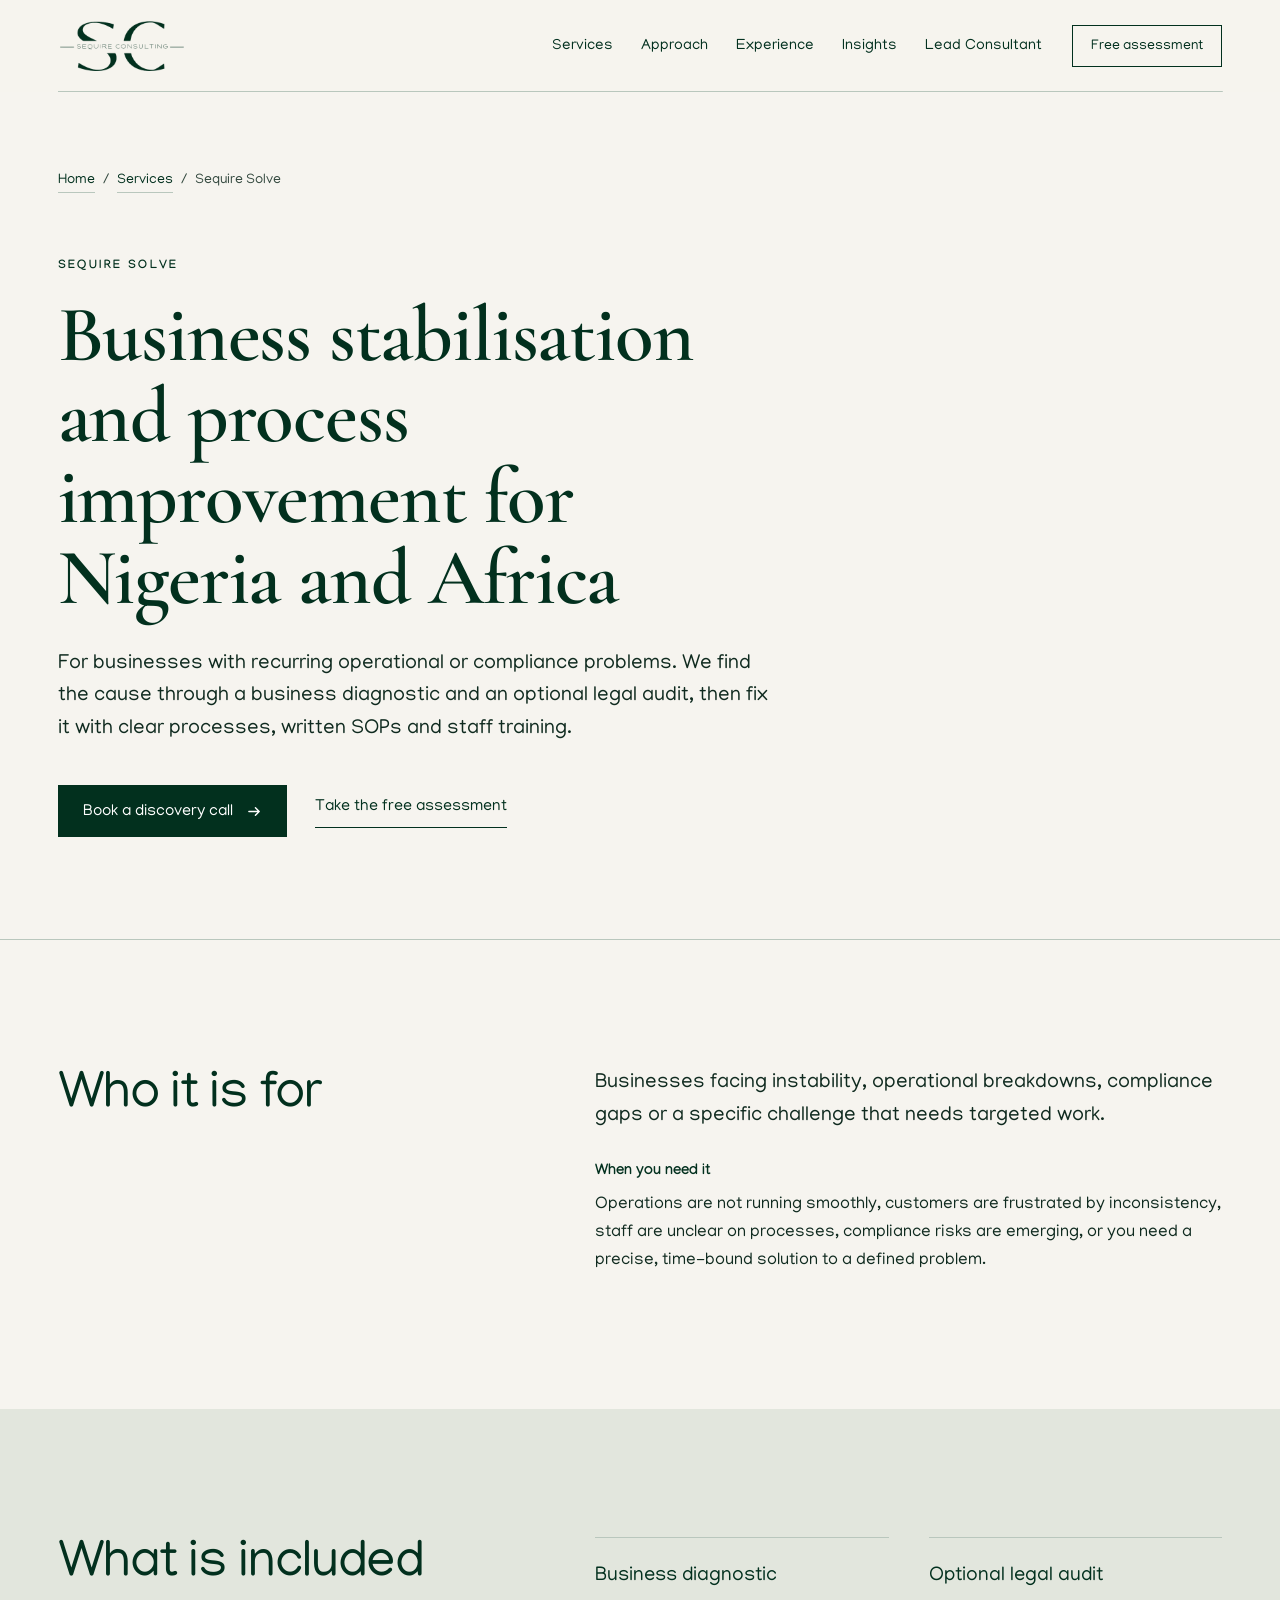
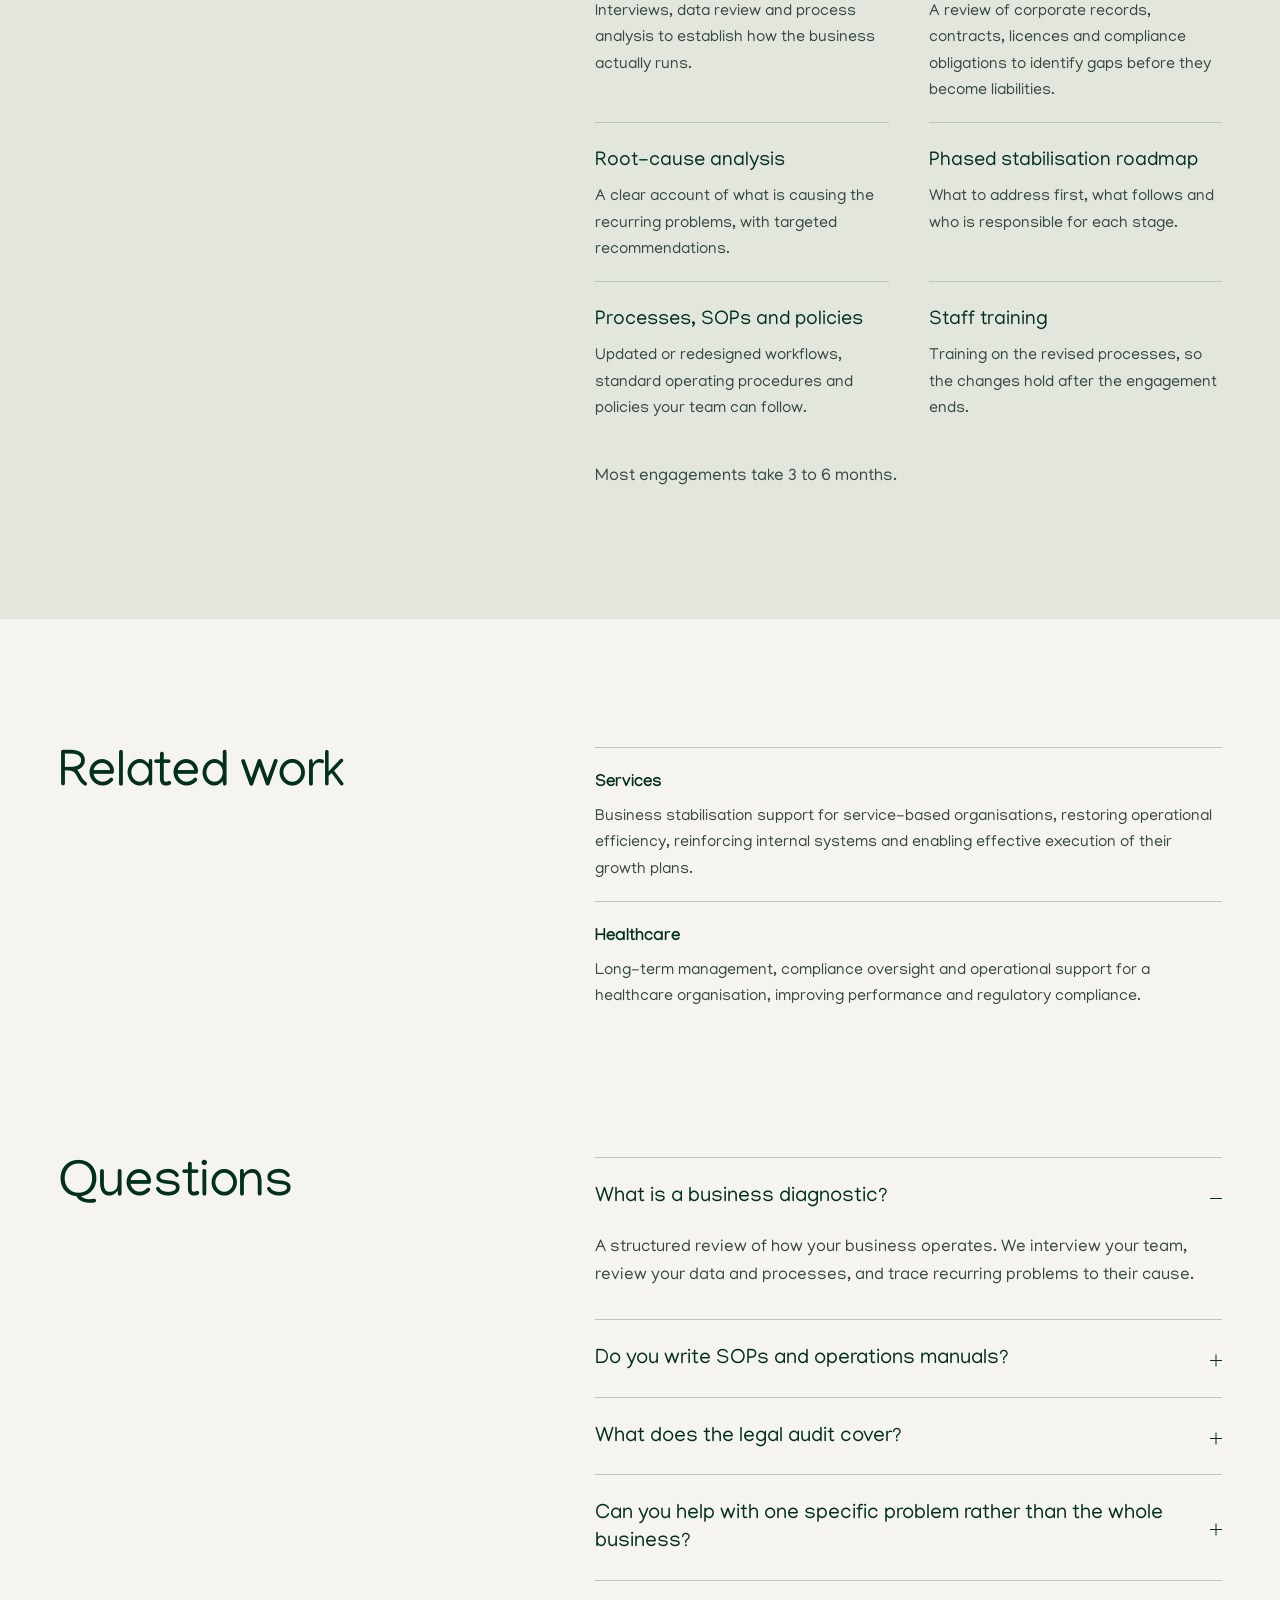
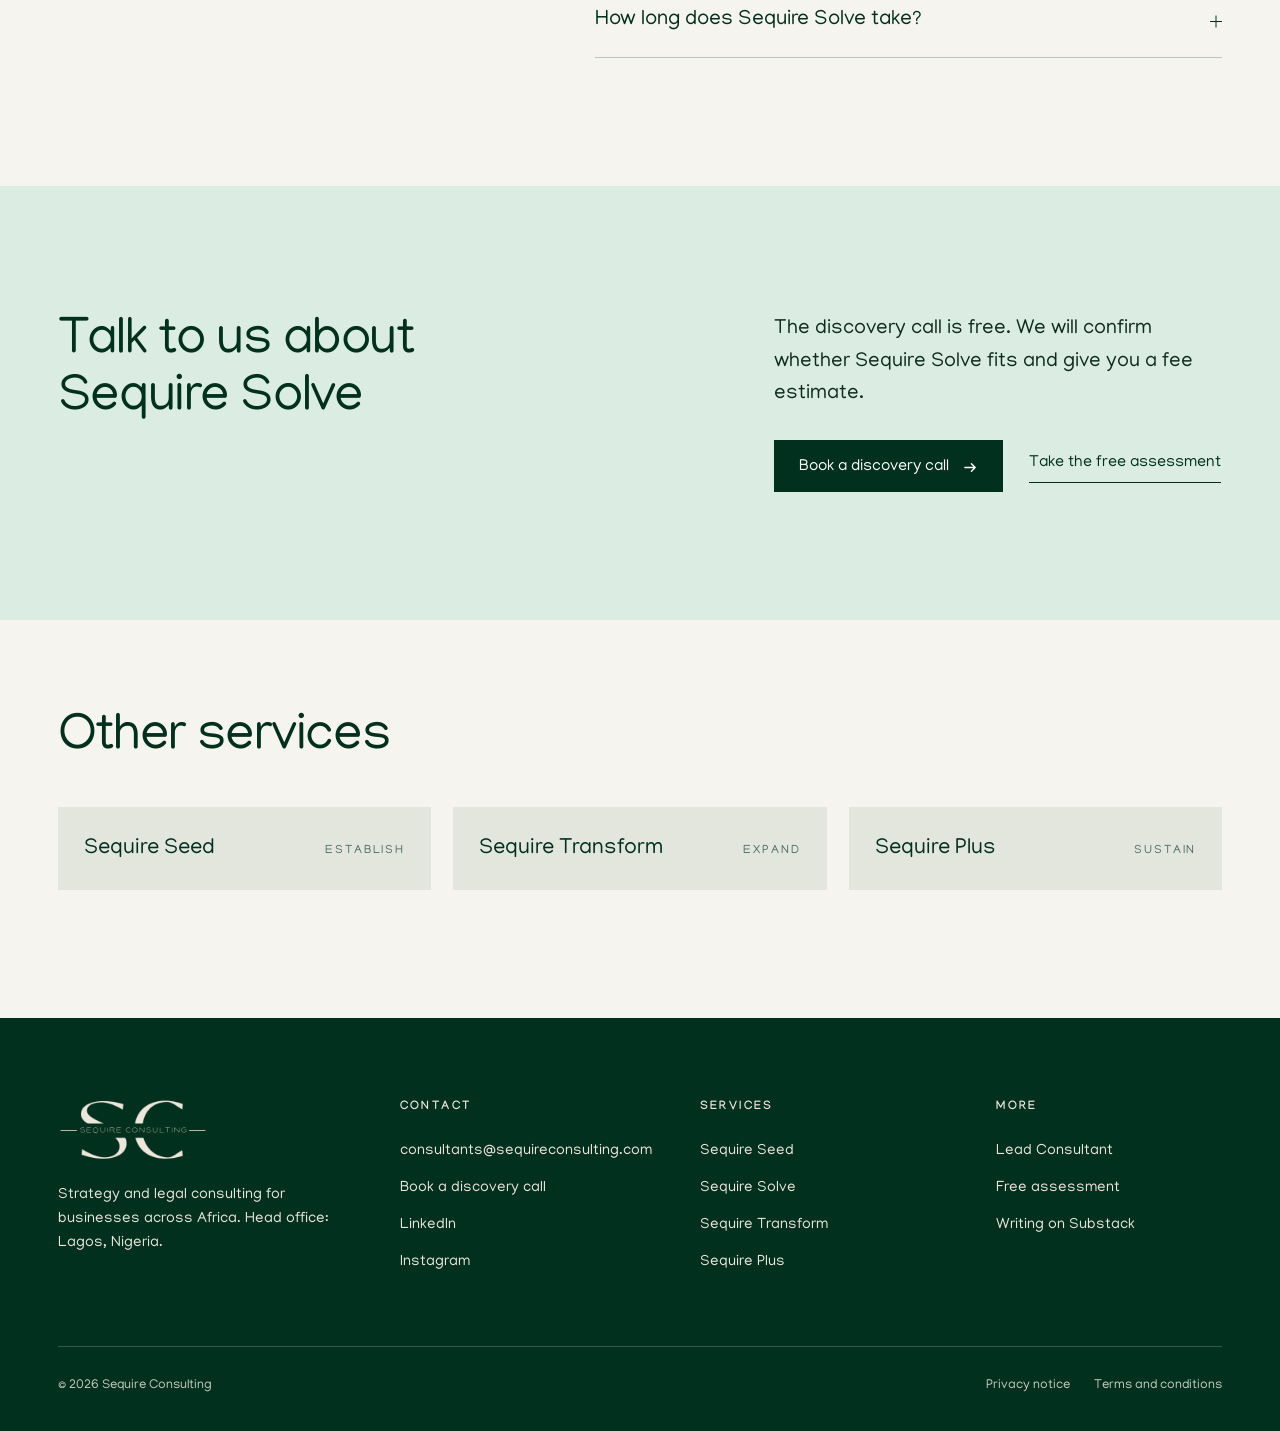
<file: services/business-diagnostics-and-process-improvement/index.html>
<!doctype html>
<html lang="en-GB" class="no-js">
<head>
  <meta charset="utf-8">
  <meta name="viewport" content="width=device-width, initial-scale=1">
  <title>Business Stabilisation and SOPs in Africa | Sequire Solve</title>
  <meta name="description" content="Business stabilisation for Nigeria and Africa: diagnostics, an optional legal audit, root-cause analysis, SOPs, policies and staff training.">
  <link rel="canonical" href="https://www.sequireconsulting.com/services/business-diagnostics-and-process-improvement/">
  <meta name="robots" content="index, follow, max-image-preview:large">
  <meta name="theme-color" content="#f6f4ef">
  <meta property="og:type" content="website">
  <meta property="og:site_name" content="Sequire Consulting">
  <meta property="og:title" content="Business Stabilisation and SOPs in Africa | Sequire Solve">
  <meta property="og:description" content="Business stabilisation for Nigeria and Africa: diagnostics, an optional legal audit, root-cause analysis, SOPs, policies and staff training.">
  <meta property="og:url" content="https://www.sequireconsulting.com/services/business-diagnostics-and-process-improvement/">
  <meta property="og:image" content="https://www.sequireconsulting.com/assets/img/sequire-consulting-social-share.jpg">
  <meta property="og:image:width" content="1200">
  <meta property="og:image:height" content="630">
  <meta property="og:locale" content="en_GB">
  <meta name="twitter:card" content="summary_large_image">
  <link rel="icon" href="/favicon.svg" type="image/svg+xml">
  <link rel="apple-touch-icon" href="/assets/img/apple-touch-icon.png">
  <link rel="preload" href="/assets/fonts/manjari-latin-400-normal.woff2" as="font" type="font/woff2" crossorigin>
  <link rel="preload" href="/assets/fonts/cormorant-garamond-latin-600-normal.woff2" as="font" type="font/woff2" crossorigin>
  <link rel="stylesheet" href="/assets/css/styles.css">
  <script type="application/ld+json">
  {
    "@context": "https://schema.org",
    "@graph": [
      {
        "@type": "Service",
        "@id": "https://www.sequireconsulting.com/services/business-diagnostics-and-process-improvement/#service",
        "name": "Sequire Solve",
        "alternateName": "Business stabilisation and process improvement for Nigeria and Africa",
        "serviceType": "Business stabilisation and process improvement",
        "url": "https://www.sequireconsulting.com/services/business-diagnostics-and-process-improvement/",
        "description": "For businesses with recurring operational or compliance problems. We find the cause through a business diagnostic and an optional legal audit, then fix it with clear processes, written SOPs and staff training.",
        "provider": {
          "@id": "https://www.sequireconsulting.com/#organization"
        },
        "areaServed": [
          {
            "@type": "Continent",
            "name": "Africa"
          },
          {
            "@type": "Country",
            "name": "Nigeria"
          }
        ],
        "hasOfferCatalog": {
          "@type": "OfferCatalog",
          "name": "What Sequire Solve includes",
          "itemListElement": [
            {
              "@type": "Offer",
              "itemOffered": {
                "@type": "Service",
                "name": "Business diagnostic",
                "description": "Interviews, data review and process analysis to establish how the business actually runs."
              }
            },
            {
              "@type": "Offer",
              "itemOffered": {
                "@type": "Service",
                "name": "Optional legal audit",
                "description": "A review of corporate records, contracts, licences and compliance obligations to identify gaps before they become liabilities."
              }
            },
            {
              "@type": "Offer",
              "itemOffered": {
                "@type": "Service",
                "name": "Root-cause analysis",
                "description": "A clear account of what is causing the recurring problems, with targeted recommendations."
              }
            },
            {
              "@type": "Offer",
              "itemOffered": {
                "@type": "Service",
                "name": "Phased stabilisation roadmap",
                "description": "What to address first, what follows and who is responsible for each stage."
              }
            },
            {
              "@type": "Offer",
              "itemOffered": {
                "@type": "Service",
                "name": "Processes, SOPs and policies",
                "description": "Updated or redesigned workflows, standard operating procedures and policies your team can follow."
              }
            },
            {
              "@type": "Offer",
              "itemOffered": {
                "@type": "Service",
                "name": "Staff training",
                "description": "Training on the revised processes, so the changes hold after the engagement ends."
              }
            }
          ]
        },
        "keywords": "business stabilisation, business diagnostics, business process improvement, SOP development, standard operating procedures, legal audit, compliance audit, staff training"
      },
      {
        "@type": "WebPage",
        "@id": "https://www.sequireconsulting.com/services/business-diagnostics-and-process-improvement/#webpage",
        "url": "https://www.sequireconsulting.com/services/business-diagnostics-and-process-improvement/",
        "name": "Business Stabilisation and SOPs in Africa | Sequire Solve",
        "isPartOf": {
          "@id": "https://www.sequireconsulting.com/#website"
        },
        "about": {
          "@id": "https://www.sequireconsulting.com/services/business-diagnostics-and-process-improvement/#service"
        },
        "inLanguage": "en-GB",
        "breadcrumb": {
          "@type": "BreadcrumbList",
          "itemListElement": [
            {
              "@type": "ListItem",
              "position": 1,
              "name": "Sequire Consulting",
              "item": "https://www.sequireconsulting.com/"
            },
            {
              "@type": "ListItem",
              "position": 2,
              "name": "Services",
              "item": "https://www.sequireconsulting.com/#services"
            },
            {
              "@type": "ListItem",
              "position": 3,
              "name": "Sequire Solve",
              "item": "https://www.sequireconsulting.com/services/business-diagnostics-and-process-improvement/"
            }
          ]
        }
      },
      {
        "@type": "FAQPage",
        "@id": "https://www.sequireconsulting.com/services/business-diagnostics-and-process-improvement/#faq",
        "mainEntity": [
          {
            "@type": "Question",
            "name": "What is a business diagnostic?",
            "acceptedAnswer": {
              "@type": "Answer",
              "text": "A structured review of how your business operates. We interview your team, review your data and processes, and trace recurring problems to their cause."
            }
          },
          {
            "@type": "Question",
            "name": "Do you write SOPs and operations manuals?",
            "acceptedAnswer": {
              "@type": "Answer",
              "text": "Yes. We update or redesign your processes, document them as SOPs, workflows and policies, and train your staff to use them."
            }
          },
          {
            "@type": "Question",
            "name": "What does the legal audit cover?",
            "acceptedAnswer": {
              "@type": "Answer",
              "text": "Your corporate records, contracts, licences and compliance obligations, so you know where the business stands and what requires attention."
            }
          },
          {
            "@type": "Question",
            "name": "Can you help with one specific problem rather than the whole business?",
            "acceptedAnswer": {
              "@type": "Answer",
              "text": "Yes. Sequire Solve suits a defined, time-sensitive challenge as well as wider instability. The scope is agreed before work begins."
            }
          },
          {
            "@type": "Question",
            "name": "How long does Sequire Solve take?",
            "acceptedAnswer": {
              "@type": "Answer",
              "text": "Most engagements take 3 to 6 months."
            }
          }
        ]
      }
    ]
  }
  </script>
  <script>document.documentElement.classList.remove("no-js");</script>
</head>
<body>
  <a class="skip-link" href="#main">Skip to content</a>

  <header class="site-header">
    <div class="wrap site-header__inner">
      <a class="logo" href="/">
        <picture>
          <source type="image/webp" srcset="/assets/img/sequire-consulting-logo.webp">
          <img src="/assets/img/sequire-consulting-logo.png" alt="Sequire Consulting" width="380" height="160">
        </picture>
      </a>
      <button class="nav-toggle" type="button" aria-expanded="false" aria-controls="site-nav" aria-label="Menu">
        <span></span><span></span><span></span>
      </button>
      <nav class="nav" id="site-nav" aria-label="Main">
        <ul class="nav__list">
          <li><a href="/#services">Services</a></li>
          <li><a href="/#approach">Approach</a></li>
          <li><a href="/#experience">Experience</a></li>
          <li><a href="/#insights">Insights</a></li>
          <li><a href="/nsikan-efo/">Lead Consultant</a></li>
        </ul>
        <a class="btn btn--outline" href="https://tally.so/r/OQQYdk" target="_blank" rel="noopener">Free assessment</a>
      </nav>
    </div>
  </header>
  <main id="main">
    <section class="service-hero" aria-labelledby="service-title">
      <div class="wrap">
        <nav class="breadcrumb" aria-label="Breadcrumb">
          <a href="/">Home</a> <span aria-hidden="true">/</span> <a href="/#services">Services</a> <span aria-hidden="true">/</span> <span aria-current="page">Sequire Solve</span>
        </nav>
        <p class="eyebrow">Sequire Solve</p>
        <h1 id="service-title" class="display service-hero__title">Business stabilisation and process improvement for Nigeria and Africa</h1>
        <p class="lede service-hero__lede">For businesses with recurring operational or compliance problems. We find the cause through a business diagnostic and an optional legal audit, then fix it with clear processes, written SOPs and staff training.</p>
        <div class="hero__actions">
            <a class="btn" href="https://calendly.com/nsikan-sequireconsulting/discovery-call" target="_blank" rel="noopener">Book a discovery call</a>
            <a class="text-link" href="https://tally.so/r/OQQYdk" target="_blank" rel="noopener">Take the free assessment</a>
          </div>
      </div>
    </section>

    <section class="section" aria-labelledby="who-title">
      <div class="wrap faq__grid">
        <h2 class="section-title" id="who-title">Who it is for</h2>
        <div class="service__facts service__facts--page">
          <p class="lede">Businesses facing instability, operational breakdowns, compliance gaps or a specific challenge that needs targeted work.</p>
          <h3>When you need it</h3>
          <p>Operations are not running smoothly, customers are frustrated by inconsistency, staff are unclear on processes, compliance risks are emerging, or you need a precise, time-bound solution to a defined problem.</p>
        </div>
      </div>
    </section>

    <section class="section process" aria-labelledby="included-title">
      <div class="wrap faq__grid">
        <h2 class="section-title" id="included-title">What is included</h2>
        <div>
          <ul class="included-list">
            <li><h3>Business diagnostic</h3><p>Interviews, data review and process analysis to establish how the business actually runs.</p></li>
            <li><h3>Optional legal audit</h3><p>A review of corporate records, contracts, licences and compliance obligations to identify gaps before they become liabilities.</p></li>
            <li><h3>Root-cause analysis</h3><p>A clear account of what is causing the recurring problems, with targeted recommendations.</p></li>
            <li><h3>Phased stabilisation roadmap</h3><p>What to address first, what follows and who is responsible for each stage.</p></li>
            <li><h3>Processes, SOPs and policies</h3><p>Updated or redesigned workflows, standard operating procedures and policies your team can follow.</p></li>
            <li><h3>Staff training</h3><p>Training on the revised processes, so the changes hold after the engagement ends.</p></li>
          </ul>
          <p class="included-timeline">Most engagements take 3 to 6 months.</p>
        </div>
      </div>
    </section>

    <section class="section" aria-labelledby="work-title">
      <div class="wrap faq__grid">
        <h2 class="section-title" id="work-title">Related work</h2>
        <dl class="work-list work-list--single">
          <div><dt>Services</dt><dd>Business stabilisation support for service-based organisations, restoring operational efficiency, reinforcing internal systems and enabling effective execution of their growth plans.</dd></div>
          <div><dt>Healthcare</dt><dd>Long-term management, compliance oversight and operational support for a healthcare organisation, improving performance and regulatory compliance.</dd></div>
        </dl>
      </div>
    </section>

    <section class="section" id="faq" aria-labelledby="faq-title" style="padding-top:0">
      <div class="wrap faq__grid">
        <h2 class="section-title" id="faq-title">Questions</h2>
        <div class="faq__list">
          <details class="faq__item" open>
            <summary><h3>What is a business diagnostic?</h3><span class="faq__icon" aria-hidden="true"></span></summary>
            <p>A structured review of how your business operates. We interview your team, review your data and processes, and trace recurring problems to their cause.</p>
          </details>
          <details class="faq__item">
            <summary><h3>Do you write SOPs and operations manuals?</h3><span class="faq__icon" aria-hidden="true"></span></summary>
            <p>Yes. We update or redesign your processes, document them as SOPs, workflows and policies, and train your staff to use them.</p>
          </details>
          <details class="faq__item">
            <summary><h3>What does the legal audit cover?</h3><span class="faq__icon" aria-hidden="true"></span></summary>
            <p>Your corporate records, contracts, licences and compliance obligations, so you know where the business stands and what requires attention.</p>
          </details>
          <details class="faq__item">
            <summary><h3>Can you help with one specific problem rather than the whole business?</h3><span class="faq__icon" aria-hidden="true"></span></summary>
            <p>Yes. Sequire Solve suits a defined, time-sensitive challenge as well as wider instability. The scope is agreed before work begins.</p>
          </details>
          <details class="faq__item">
            <summary><h3>How long does Sequire Solve take?</h3><span class="faq__icon" aria-hidden="true"></span></summary>
            <p>Most engagements take 3 to 6 months.</p>
          </details>
        </div>
      </div>
    </section>

    <section class="section assessment" aria-labelledby="cta-title">
      <div class="wrap">
        <h2 class="section-title" id="cta-title">Talk to us about Sequire Solve</h2>
        <p class="lede assessment__copy">The discovery call is free. We will confirm whether Sequire Solve fits and give you a fee estimate.</p>
        <div class="assessment__actions">
          <a class="btn" href="https://calendly.com/nsikan-sequireconsulting/discovery-call" target="_blank" rel="noopener">Book a discovery call</a>
          <a class="text-link" href="https://tally.so/r/OQQYdk" target="_blank" rel="noopener">Take the free assessment</a>
        </div>
      </div>
    </section>

    <section class="section related" aria-labelledby="related-title">
      <div class="wrap">
        <h2 class="section-title" id="related-title">Other services</h2>
        <div class="related__grid">
          <a class="related__item" href="/services/business-setup-and-launch-strategy/"><span class="related__stage">Establish</span><span class="related__title">Sequire Seed</span></a>
          <a class="related__item" href="/services/growth-and-market-entry-strategy/"><span class="related__stage">Expand</span><span class="related__title">Sequire Transform</span></a>
          <a class="related__item" href="/services/strategic-and-legal-retainer/"><span class="related__stage">Sustain</span><span class="related__title">Sequire Plus</span></a>
        </div>
      </div>
    </section>
  </main>

  <footer class="site-footer">
    <div class="wrap">
      <div class="footer__grid">
        <div class="footer__brand">
          <a class="logo" href="/">
            <picture>
              <source type="image/webp" srcset="/assets/img/sequire-consulting-logo-light.webp">
              <img src="/assets/img/sequire-consulting-logo-light.png" alt="Sequire Consulting" width="380" height="160" loading="lazy">
            </picture>
          </a>
          <p>Strategy and legal consulting for businesses across Africa. Head office: Lagos, Nigeria.</p>
        </div>
        <div class="footer__col">
          <p class="footer__heading">Contact</p>
          <ul>
            <li><a href="mailto:consultants@sequireconsulting.com">consultants@sequireconsulting.com</a></li>
            <li><a href="https://calendly.com/nsikan-sequireconsulting/discovery-call" target="_blank" rel="noopener">Book a discovery call</a></li>
            <li><a href="https://www.linkedin.com/company/sequire-consulting/" target="_blank" rel="noopener">LinkedIn</a></li>
            <li><a href="https://www.instagram.com/sequireconsulting/" target="_blank" rel="noopener">Instagram</a></li>
          </ul>
        </div>
        <div class="footer__col">
          <p class="footer__heading">Services</p>
          <ul>
            <li><a href="/services/business-setup-and-launch-strategy/">Sequire Seed</a></li>
            <li><a href="/services/business-diagnostics-and-process-improvement/">Sequire Solve</a></li>
            <li><a href="/services/growth-and-market-entry-strategy/">Sequire Transform</a></li>
            <li><a href="/services/strategic-and-legal-retainer/">Sequire Plus</a></li>
          </ul>
        </div>
        <div class="footer__col">
          <p class="footer__heading">More</p>
          <ul>
            <li><a href="/nsikan-efo/">Lead Consultant</a></li>
            <li><a href="https://tally.so/r/OQQYdk" target="_blank" rel="noopener">Free assessment</a></li>
            <li><a href="https://sequireconsulting.substack.com/" target="_blank" rel="noopener">Writing on Substack</a></li>
          </ul>
        </div>
      </div>
      <div class="footer__base">
        <span>© <span data-year>2026</span> Sequire Consulting</span>
        <span class="footer__legal"><a href="/privacy/">Privacy notice</a><a href="/terms/">Terms and conditions</a></span>
      </div>
    </div>
  </footer>

  <script src="/assets/js/main.js" defer></script>
</body>
</html>
</file>
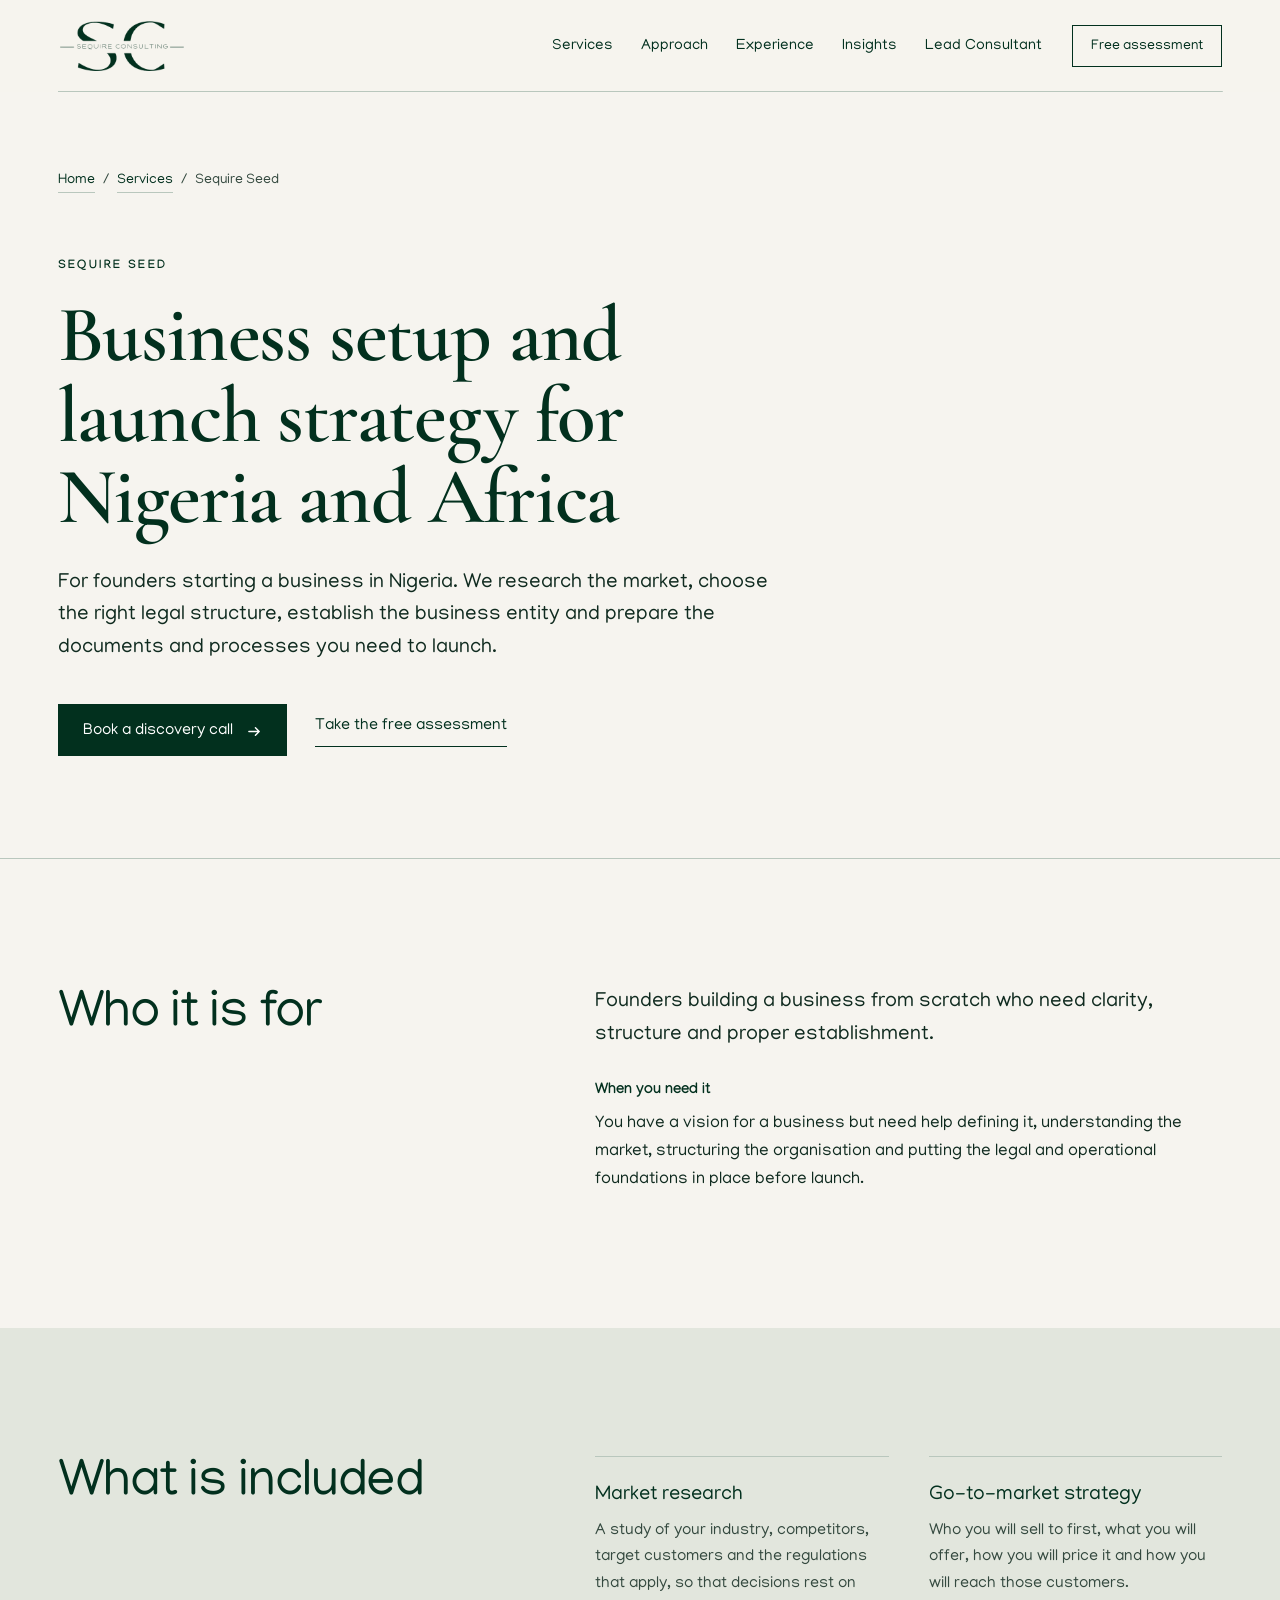
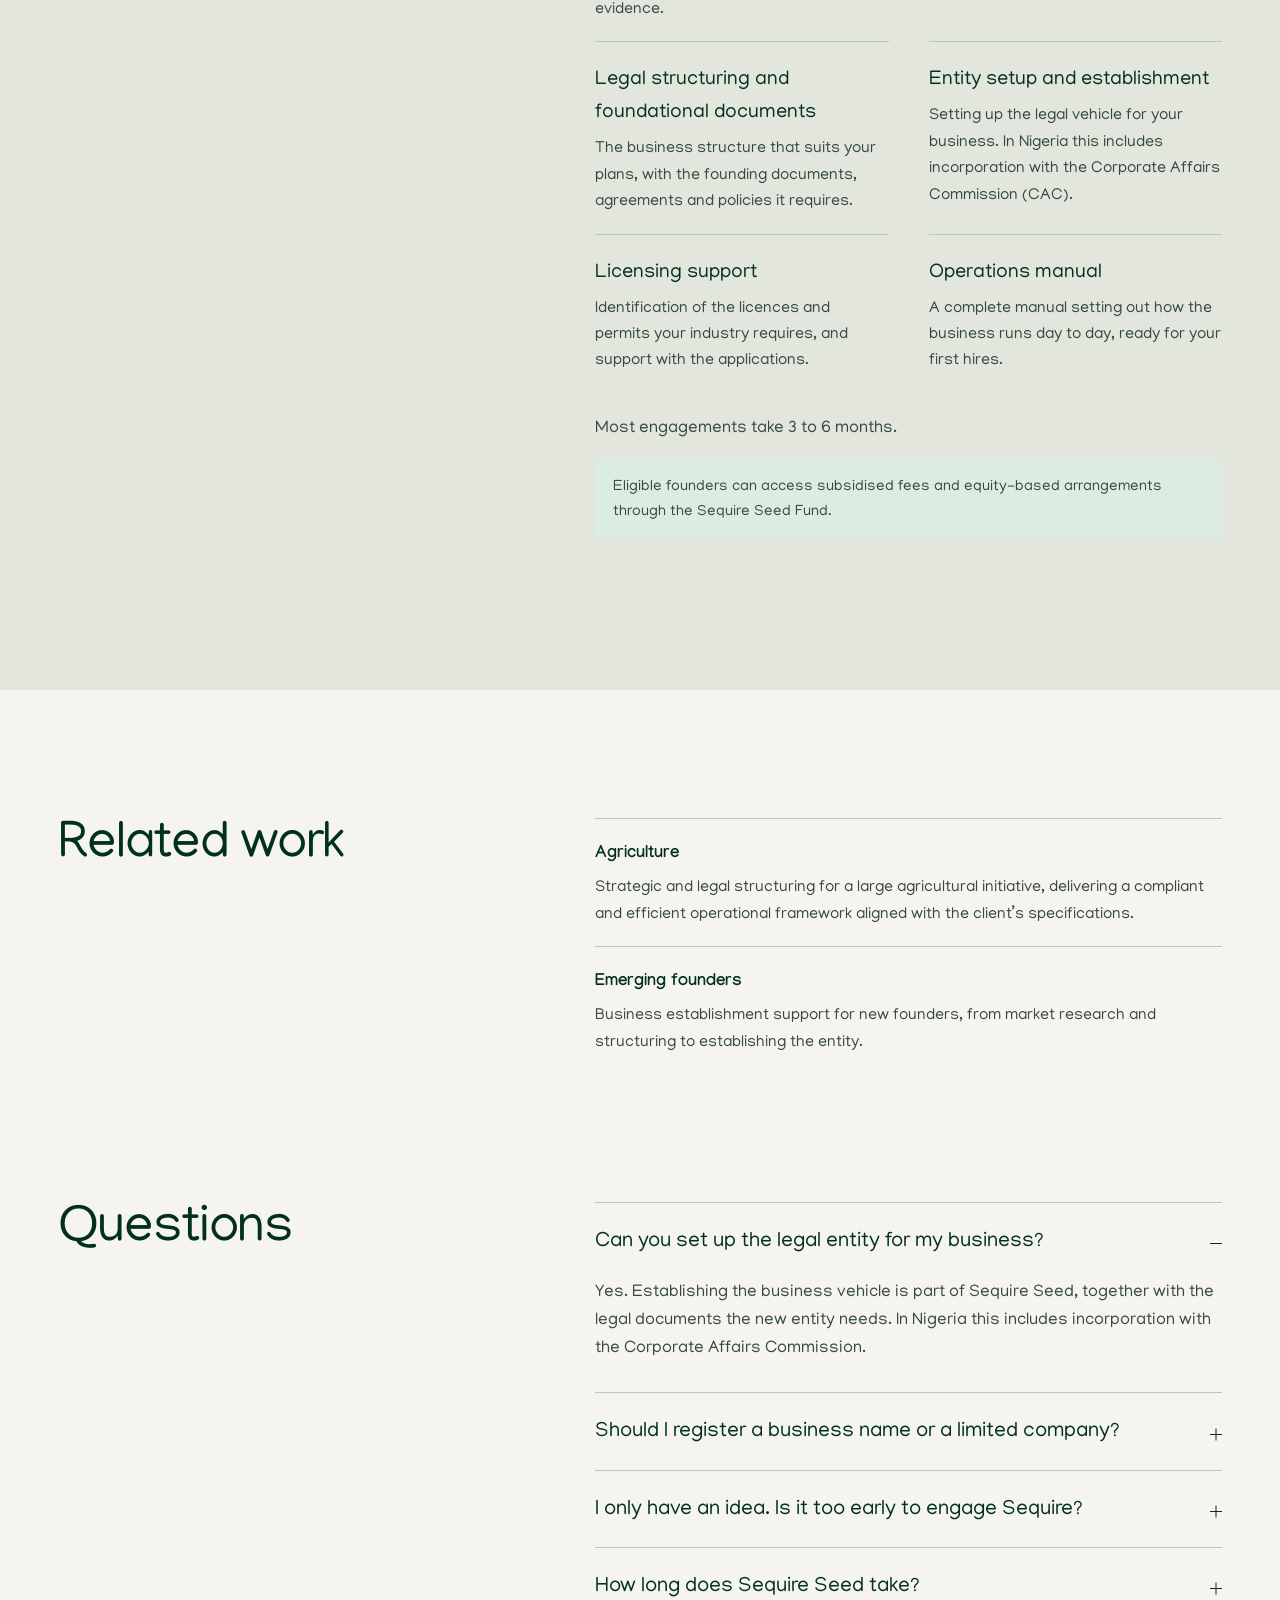
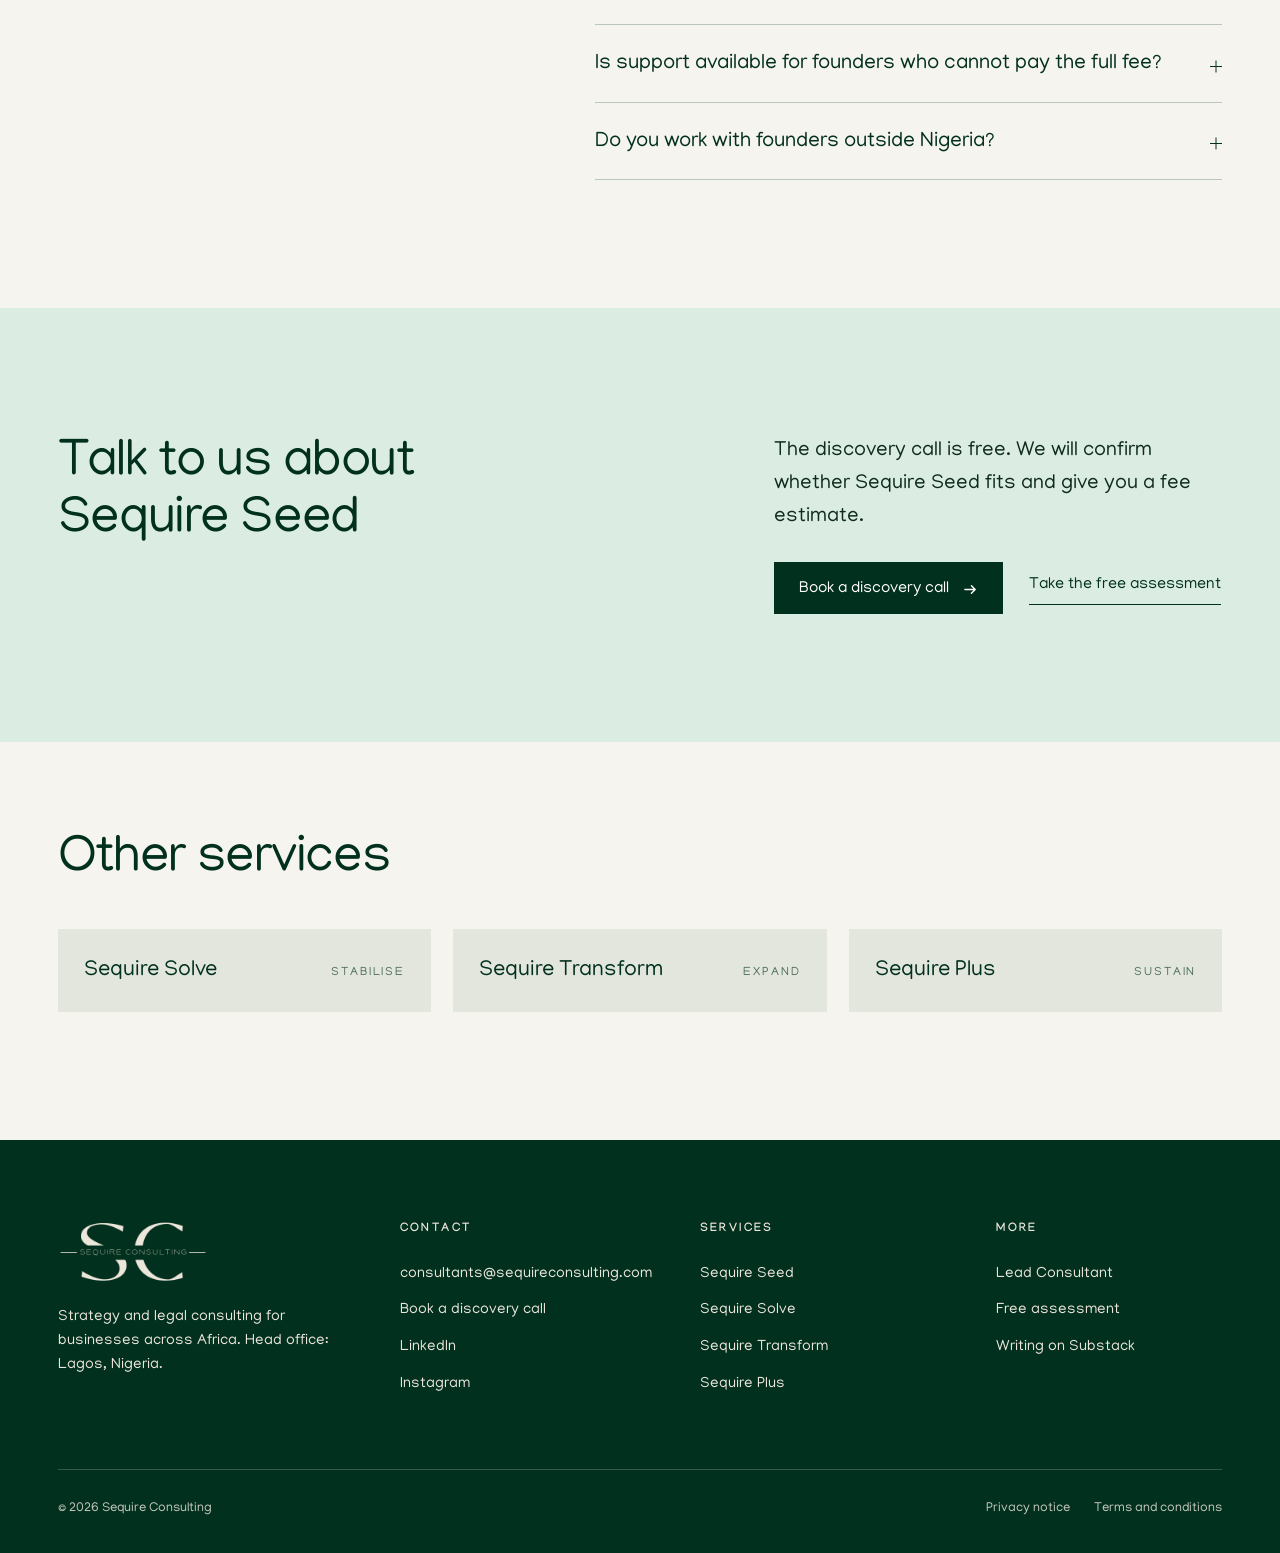
<file: services/business-setup-and-launch-strategy/index.html>
<!doctype html>
<html lang="en-GB" class="no-js">
<head>
  <meta charset="utf-8">
  <meta name="viewport" content="width=device-width, initial-scale=1">
  <title>Business Setup and Launch Strategy in Africa | Sequire Seed</title>
  <meta name="description" content="Business setup in Nigeria and across Africa: market research, go-to-market strategy, legal structuring, entity setup, licensing and an operations manual.">
  <link rel="canonical" href="https://www.sequireconsulting.com/services/business-setup-and-launch-strategy/">
  <meta name="robots" content="index, follow, max-image-preview:large">
  <meta name="theme-color" content="#f6f4ef">
  <meta property="og:type" content="website">
  <meta property="og:site_name" content="Sequire Consulting">
  <meta property="og:title" content="Business Setup and Launch Strategy in Africa | Sequire Seed">
  <meta property="og:description" content="Business setup in Nigeria and across Africa: market research, go-to-market strategy, legal structuring, entity setup, licensing and an operations manual.">
  <meta property="og:url" content="https://www.sequireconsulting.com/services/business-setup-and-launch-strategy/">
  <meta property="og:image" content="https://www.sequireconsulting.com/assets/img/sequire-consulting-social-share.jpg">
  <meta property="og:image:width" content="1200">
  <meta property="og:image:height" content="630">
  <meta property="og:locale" content="en_GB">
  <meta name="twitter:card" content="summary_large_image">
  <link rel="icon" href="/favicon.svg" type="image/svg+xml">
  <link rel="apple-touch-icon" href="/assets/img/apple-touch-icon.png">
  <link rel="preload" href="/assets/fonts/manjari-latin-400-normal.woff2" as="font" type="font/woff2" crossorigin>
  <link rel="preload" href="/assets/fonts/cormorant-garamond-latin-600-normal.woff2" as="font" type="font/woff2" crossorigin>
  <link rel="stylesheet" href="/assets/css/styles.css">
  <script type="application/ld+json">
  {
    "@context": "https://schema.org",
    "@graph": [
      {
        "@type": "Service",
        "@id": "https://www.sequireconsulting.com/services/business-setup-and-launch-strategy/#service",
        "name": "Sequire Seed",
        "alternateName": "Business setup and launch strategy for Nigeria and Africa",
        "serviceType": "Business setup and launch strategy",
        "url": "https://www.sequireconsulting.com/services/business-setup-and-launch-strategy/",
        "description": "For founders starting a business in Nigeria. We research the market, choose the right legal structure, establish the business entity and prepare the documents and processes you need to launch.",
        "provider": {
          "@id": "https://www.sequireconsulting.com/#organization"
        },
        "areaServed": [
          {
            "@type": "Continent",
            "name": "Africa"
          },
          {
            "@type": "Country",
            "name": "Nigeria"
          }
        ],
        "hasOfferCatalog": {
          "@type": "OfferCatalog",
          "name": "What Sequire Seed includes",
          "itemListElement": [
            {
              "@type": "Offer",
              "itemOffered": {
                "@type": "Service",
                "name": "Market research",
                "description": "A study of your industry, competitors, target customers and the regulations that apply, so that decisions rest on evidence."
              }
            },
            {
              "@type": "Offer",
              "itemOffered": {
                "@type": "Service",
                "name": "Go-to-market strategy",
                "description": "Who you will sell to first, what you will offer, how you will price it and how you will reach those customers."
              }
            },
            {
              "@type": "Offer",
              "itemOffered": {
                "@type": "Service",
                "name": "Legal structuring and foundational documents",
                "description": "The business structure that suits your plans, with the founding documents, agreements and policies it requires."
              }
            },
            {
              "@type": "Offer",
              "itemOffered": {
                "@type": "Service",
                "name": "Entity setup and establishment",
                "description": "Setting up the legal vehicle for your business. In Nigeria this includes incorporation with the Corporate Affairs Commission (CAC)."
              }
            },
            {
              "@type": "Offer",
              "itemOffered": {
                "@type": "Service",
                "name": "Licensing support",
                "description": "Identification of the licences and permits your industry requires, and support with the applications."
              }
            },
            {
              "@type": "Offer",
              "itemOffered": {
                "@type": "Service",
                "name": "Operations manual",
                "description": "A complete manual setting out how the business runs day to day, ready for your first hires."
              }
            }
          ]
        },
        "keywords": "business setup, company incorporation in Nigeria, CAC incorporation, CAC registration, business licensing, go-to-market strategy, market research, operations manual"
      },
      {
        "@type": "WebPage",
        "@id": "https://www.sequireconsulting.com/services/business-setup-and-launch-strategy/#webpage",
        "url": "https://www.sequireconsulting.com/services/business-setup-and-launch-strategy/",
        "name": "Business Setup and Launch Strategy in Africa | Sequire Seed",
        "isPartOf": {
          "@id": "https://www.sequireconsulting.com/#website"
        },
        "about": {
          "@id": "https://www.sequireconsulting.com/services/business-setup-and-launch-strategy/#service"
        },
        "inLanguage": "en-GB",
        "breadcrumb": {
          "@type": "BreadcrumbList",
          "itemListElement": [
            {
              "@type": "ListItem",
              "position": 1,
              "name": "Sequire Consulting",
              "item": "https://www.sequireconsulting.com/"
            },
            {
              "@type": "ListItem",
              "position": 2,
              "name": "Services",
              "item": "https://www.sequireconsulting.com/#services"
            },
            {
              "@type": "ListItem",
              "position": 3,
              "name": "Sequire Seed",
              "item": "https://www.sequireconsulting.com/services/business-setup-and-launch-strategy/"
            }
          ]
        }
      },
      {
        "@type": "FAQPage",
        "@id": "https://www.sequireconsulting.com/services/business-setup-and-launch-strategy/#faq",
        "mainEntity": [
          {
            "@type": "Question",
            "name": "Can you set up the legal entity for my business?",
            "acceptedAnswer": {
              "@type": "Answer",
              "text": "Yes. Establishing the business vehicle is part of Sequire Seed, together with the legal documents the new entity needs. In Nigeria this includes incorporation with the Corporate Affairs Commission."
            }
          },
          {
            "@type": "Question",
            "name": "Should I register a business name or a limited company?",
            "acceptedAnswer": {
              "@type": "Answer",
              "text": "It depends on your plans, the level of risk and whether you intend to bring in partners or investors. We advise on the right structure before the entity is established."
            }
          },
          {
            "@type": "Question",
            "name": "I only have an idea. Is it too early to engage Sequire?",
            "acceptedAnswer": {
              "@type": "Answer",
              "text": "No. Sequire Seed is designed for the idea stage and begins with market research, so the business you set up is built on evidence."
            }
          },
          {
            "@type": "Question",
            "name": "How long does Sequire Seed take?",
            "acceptedAnswer": {
              "@type": "Answer",
              "text": "Most engagements take 3 to 6 months, depending on the industry and the licences required."
            }
          },
          {
            "@type": "Question",
            "name": "Is support available for founders who cannot pay the full fee?",
            "acceptedAnswer": {
              "@type": "Answer",
              "text": "Yes. Through the Sequire Seed Fund, eligible founders can access subsidised fees and equity-based arrangements."
            }
          },
          {
            "@type": "Question",
            "name": "Do you work with founders outside Nigeria?",
            "acceptedAnswer": {
              "@type": "Answer",
              "text": "Yes. We work with founders across Africa, remotely and on-site. Our head office is in Lagos."
            }
          }
        ]
      }
    ]
  }
  </script>
  <script>document.documentElement.classList.remove("no-js");</script>
</head>
<body>
  <a class="skip-link" href="#main">Skip to content</a>

  <header class="site-header">
    <div class="wrap site-header__inner">
      <a class="logo" href="/">
        <picture>
          <source type="image/webp" srcset="/assets/img/sequire-consulting-logo.webp">
          <img src="/assets/img/sequire-consulting-logo.png" alt="Sequire Consulting" width="380" height="160">
        </picture>
      </a>
      <button class="nav-toggle" type="button" aria-expanded="false" aria-controls="site-nav" aria-label="Menu">
        <span></span><span></span><span></span>
      </button>
      <nav class="nav" id="site-nav" aria-label="Main">
        <ul class="nav__list">
          <li><a href="/#services">Services</a></li>
          <li><a href="/#approach">Approach</a></li>
          <li><a href="/#experience">Experience</a></li>
          <li><a href="/#insights">Insights</a></li>
          <li><a href="/nsikan-efo/">Lead Consultant</a></li>
        </ul>
        <a class="btn btn--outline" href="https://tally.so/r/OQQYdk" target="_blank" rel="noopener">Free assessment</a>
      </nav>
    </div>
  </header>
  <main id="main">
    <section class="service-hero" aria-labelledby="service-title">
      <div class="wrap">
        <nav class="breadcrumb" aria-label="Breadcrumb">
          <a href="/">Home</a> <span aria-hidden="true">/</span> <a href="/#services">Services</a> <span aria-hidden="true">/</span> <span aria-current="page">Sequire Seed</span>
        </nav>
        <p class="eyebrow">Sequire Seed</p>
        <h1 id="service-title" class="display service-hero__title">Business setup and launch strategy for Nigeria and Africa</h1>
        <p class="lede service-hero__lede">For founders starting a business in Nigeria. We research the market, choose the right legal structure, establish the business entity and prepare the documents and processes you need to launch.</p>
        <div class="hero__actions">
            <a class="btn" href="https://calendly.com/nsikan-sequireconsulting/discovery-call" target="_blank" rel="noopener">Book a discovery call</a>
            <a class="text-link" href="https://tally.so/r/OQQYdk" target="_blank" rel="noopener">Take the free assessment</a>
          </div>
      </div>
    </section>

    <section class="section" aria-labelledby="who-title">
      <div class="wrap faq__grid">
        <h2 class="section-title" id="who-title">Who it is for</h2>
        <div class="service__facts service__facts--page">
          <p class="lede">Founders building a business from scratch who need clarity, structure and proper establishment.</p>
          <h3>When you need it</h3>
          <p>You have a vision for a business but need help defining it, understanding the market, structuring the organisation and putting the legal and operational foundations in place before launch.</p>
        </div>
      </div>
    </section>

    <section class="section process" aria-labelledby="included-title">
      <div class="wrap faq__grid">
        <h2 class="section-title" id="included-title">What is included</h2>
        <div>
          <ul class="included-list">
            <li><h3>Market research</h3><p>A study of your industry, competitors, target customers and the regulations that apply, so that decisions rest on evidence.</p></li>
            <li><h3>Go-to-market strategy</h3><p>Who you will sell to first, what you will offer, how you will price it and how you will reach those customers.</p></li>
            <li><h3>Legal structuring and foundational documents</h3><p>The business structure that suits your plans, with the founding documents, agreements and policies it requires.</p></li>
            <li><h3>Entity setup and establishment</h3><p>Setting up the legal vehicle for your business. In Nigeria this includes incorporation with the Corporate Affairs Commission (CAC).</p></li>
            <li><h3>Licensing support</h3><p>Identification of the licences and permits your industry requires, and support with the applications.</p></li>
            <li><h3>Operations manual</h3><p>A complete manual setting out how the business runs day to day, ready for your first hires.</p></li>
          </ul>
          <p class="included-timeline">Most engagements take 3 to 6 months.</p>
          <p class="service__note">Eligible founders can access subsidised fees and equity-based arrangements through the Sequire Seed Fund.</p>
        </div>
      </div>
    </section>

    <section class="section" aria-labelledby="work-title">
      <div class="wrap faq__grid">
        <h2 class="section-title" id="work-title">Related work</h2>
        <dl class="work-list work-list--single">
          <div><dt>Agriculture</dt><dd>Strategic and legal structuring for a large agricultural initiative, delivering a compliant and efficient operational framework aligned with the client’s specifications.</dd></div>
          <div><dt>Emerging founders</dt><dd>Business establishment support for new founders, from market research and structuring to establishing the entity.</dd></div>
        </dl>
      </div>
    </section>

    <section class="section" id="faq" aria-labelledby="faq-title" style="padding-top:0">
      <div class="wrap faq__grid">
        <h2 class="section-title" id="faq-title">Questions</h2>
        <div class="faq__list">
          <details class="faq__item" open>
            <summary><h3>Can you set up the legal entity for my business?</h3><span class="faq__icon" aria-hidden="true"></span></summary>
            <p>Yes. Establishing the business vehicle is part of Sequire Seed, together with the legal documents the new entity needs. In Nigeria this includes incorporation with the Corporate Affairs Commission.</p>
          </details>
          <details class="faq__item">
            <summary><h3>Should I register a business name or a limited company?</h3><span class="faq__icon" aria-hidden="true"></span></summary>
            <p>It depends on your plans, the level of risk and whether you intend to bring in partners or investors. We advise on the right structure before the entity is established.</p>
          </details>
          <details class="faq__item">
            <summary><h3>I only have an idea. Is it too early to engage Sequire?</h3><span class="faq__icon" aria-hidden="true"></span></summary>
            <p>No. Sequire Seed is designed for the idea stage and begins with market research, so the business you set up is built on evidence.</p>
          </details>
          <details class="faq__item">
            <summary><h3>How long does Sequire Seed take?</h3><span class="faq__icon" aria-hidden="true"></span></summary>
            <p>Most engagements take 3 to 6 months, depending on the industry and the licences required.</p>
          </details>
          <details class="faq__item">
            <summary><h3>Is support available for founders who cannot pay the full fee?</h3><span class="faq__icon" aria-hidden="true"></span></summary>
            <p>Yes. Through the Sequire Seed Fund, eligible founders can access subsidised fees and equity-based arrangements.</p>
          </details>
          <details class="faq__item">
            <summary><h3>Do you work with founders outside Nigeria?</h3><span class="faq__icon" aria-hidden="true"></span></summary>
            <p>Yes. We work with founders across Africa, remotely and on-site. Our head office is in Lagos.</p>
          </details>
        </div>
      </div>
    </section>

    <section class="section assessment" aria-labelledby="cta-title">
      <div class="wrap">
        <h2 class="section-title" id="cta-title">Talk to us about Sequire Seed</h2>
        <p class="lede assessment__copy">The discovery call is free. We will confirm whether Sequire Seed fits and give you a fee estimate.</p>
        <div class="assessment__actions">
          <a class="btn" href="https://calendly.com/nsikan-sequireconsulting/discovery-call" target="_blank" rel="noopener">Book a discovery call</a>
          <a class="text-link" href="https://tally.so/r/OQQYdk" target="_blank" rel="noopener">Take the free assessment</a>
        </div>
      </div>
    </section>

    <section class="section related" aria-labelledby="related-title">
      <div class="wrap">
        <h2 class="section-title" id="related-title">Other services</h2>
        <div class="related__grid">
          <a class="related__item" href="/services/business-diagnostics-and-process-improvement/"><span class="related__stage">Stabilise</span><span class="related__title">Sequire Solve</span></a>
          <a class="related__item" href="/services/growth-and-market-entry-strategy/"><span class="related__stage">Expand</span><span class="related__title">Sequire Transform</span></a>
          <a class="related__item" href="/services/strategic-and-legal-retainer/"><span class="related__stage">Sustain</span><span class="related__title">Sequire Plus</span></a>
        </div>
      </div>
    </section>
  </main>

  <footer class="site-footer">
    <div class="wrap">
      <div class="footer__grid">
        <div class="footer__brand">
          <a class="logo" href="/">
            <picture>
              <source type="image/webp" srcset="/assets/img/sequire-consulting-logo-light.webp">
              <img src="/assets/img/sequire-consulting-logo-light.png" alt="Sequire Consulting" width="380" height="160" loading="lazy">
            </picture>
          </a>
          <p>Strategy and legal consulting for businesses across Africa. Head office: Lagos, Nigeria.</p>
        </div>
        <div class="footer__col">
          <p class="footer__heading">Contact</p>
          <ul>
            <li><a href="mailto:consultants@sequireconsulting.com">consultants@sequireconsulting.com</a></li>
            <li><a href="https://calendly.com/nsikan-sequireconsulting/discovery-call" target="_blank" rel="noopener">Book a discovery call</a></li>
            <li><a href="https://www.linkedin.com/company/sequire-consulting/" target="_blank" rel="noopener">LinkedIn</a></li>
            <li><a href="https://www.instagram.com/sequireconsulting/" target="_blank" rel="noopener">Instagram</a></li>
          </ul>
        </div>
        <div class="footer__col">
          <p class="footer__heading">Services</p>
          <ul>
            <li><a href="/services/business-setup-and-launch-strategy/">Sequire Seed</a></li>
            <li><a href="/services/business-diagnostics-and-process-improvement/">Sequire Solve</a></li>
            <li><a href="/services/growth-and-market-entry-strategy/">Sequire Transform</a></li>
            <li><a href="/services/strategic-and-legal-retainer/">Sequire Plus</a></li>
          </ul>
        </div>
        <div class="footer__col">
          <p class="footer__heading">More</p>
          <ul>
            <li><a href="/nsikan-efo/">Lead Consultant</a></li>
            <li><a href="https://tally.so/r/OQQYdk" target="_blank" rel="noopener">Free assessment</a></li>
            <li><a href="https://sequireconsulting.substack.com/" target="_blank" rel="noopener">Writing on Substack</a></li>
          </ul>
        </div>
      </div>
      <div class="footer__base">
        <span>© <span data-year>2026</span> Sequire Consulting</span>
        <span class="footer__legal"><a href="/privacy/">Privacy notice</a><a href="/terms/">Terms and conditions</a></span>
      </div>
    </div>
  </footer>

  <script src="/assets/js/main.js" defer></script>
</body>
</html>
</file>
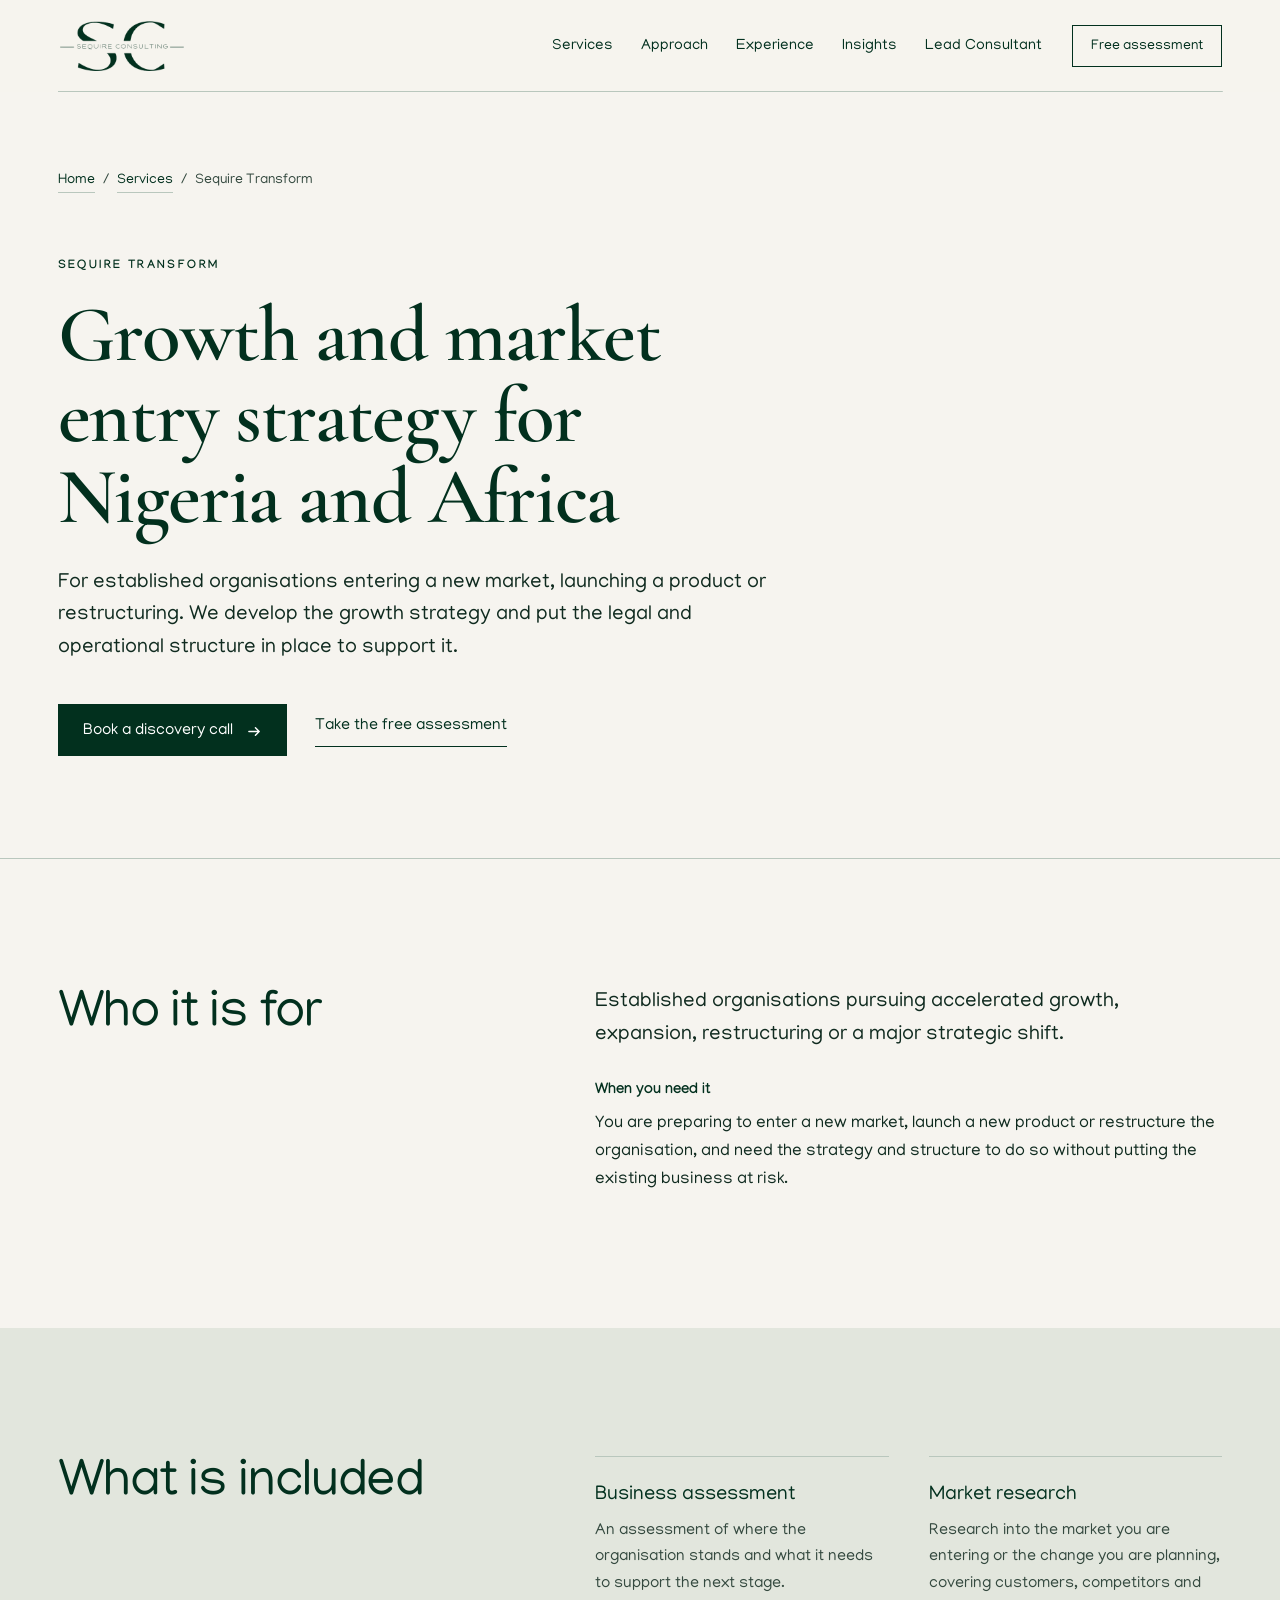
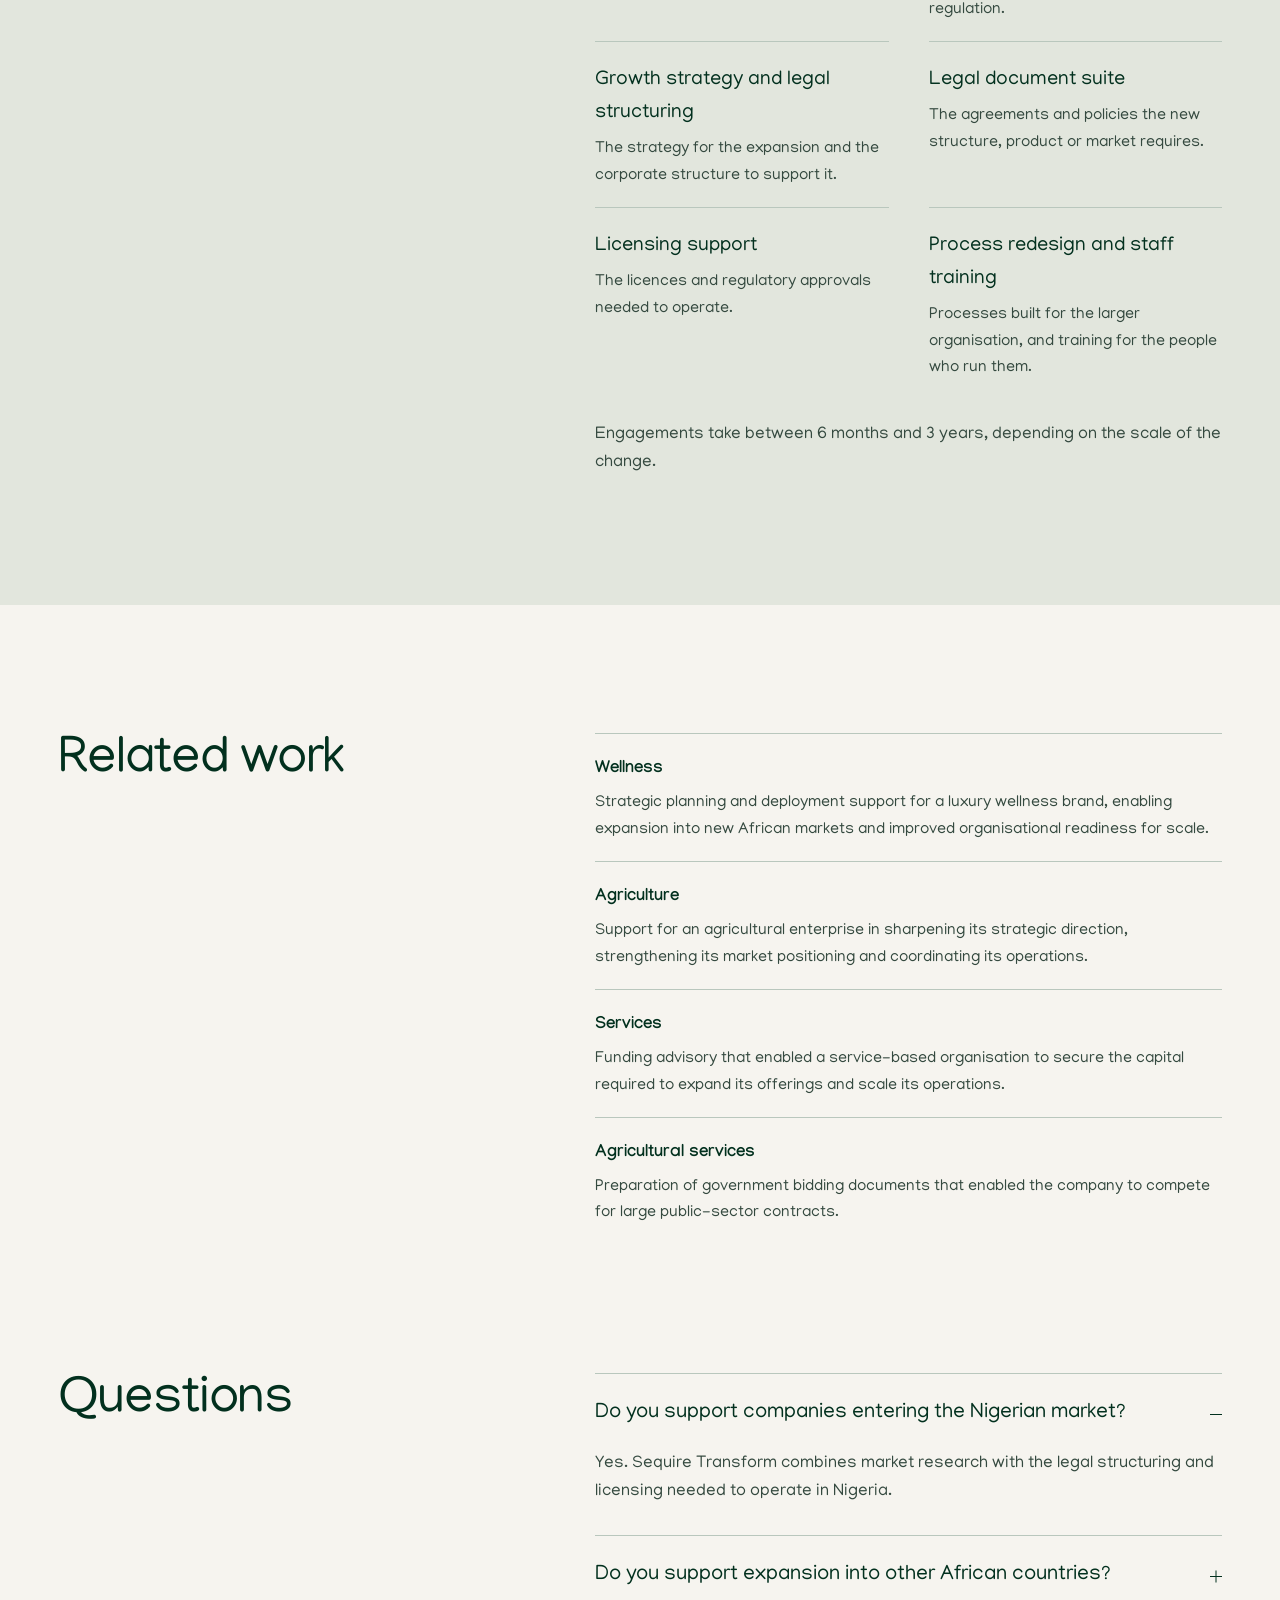
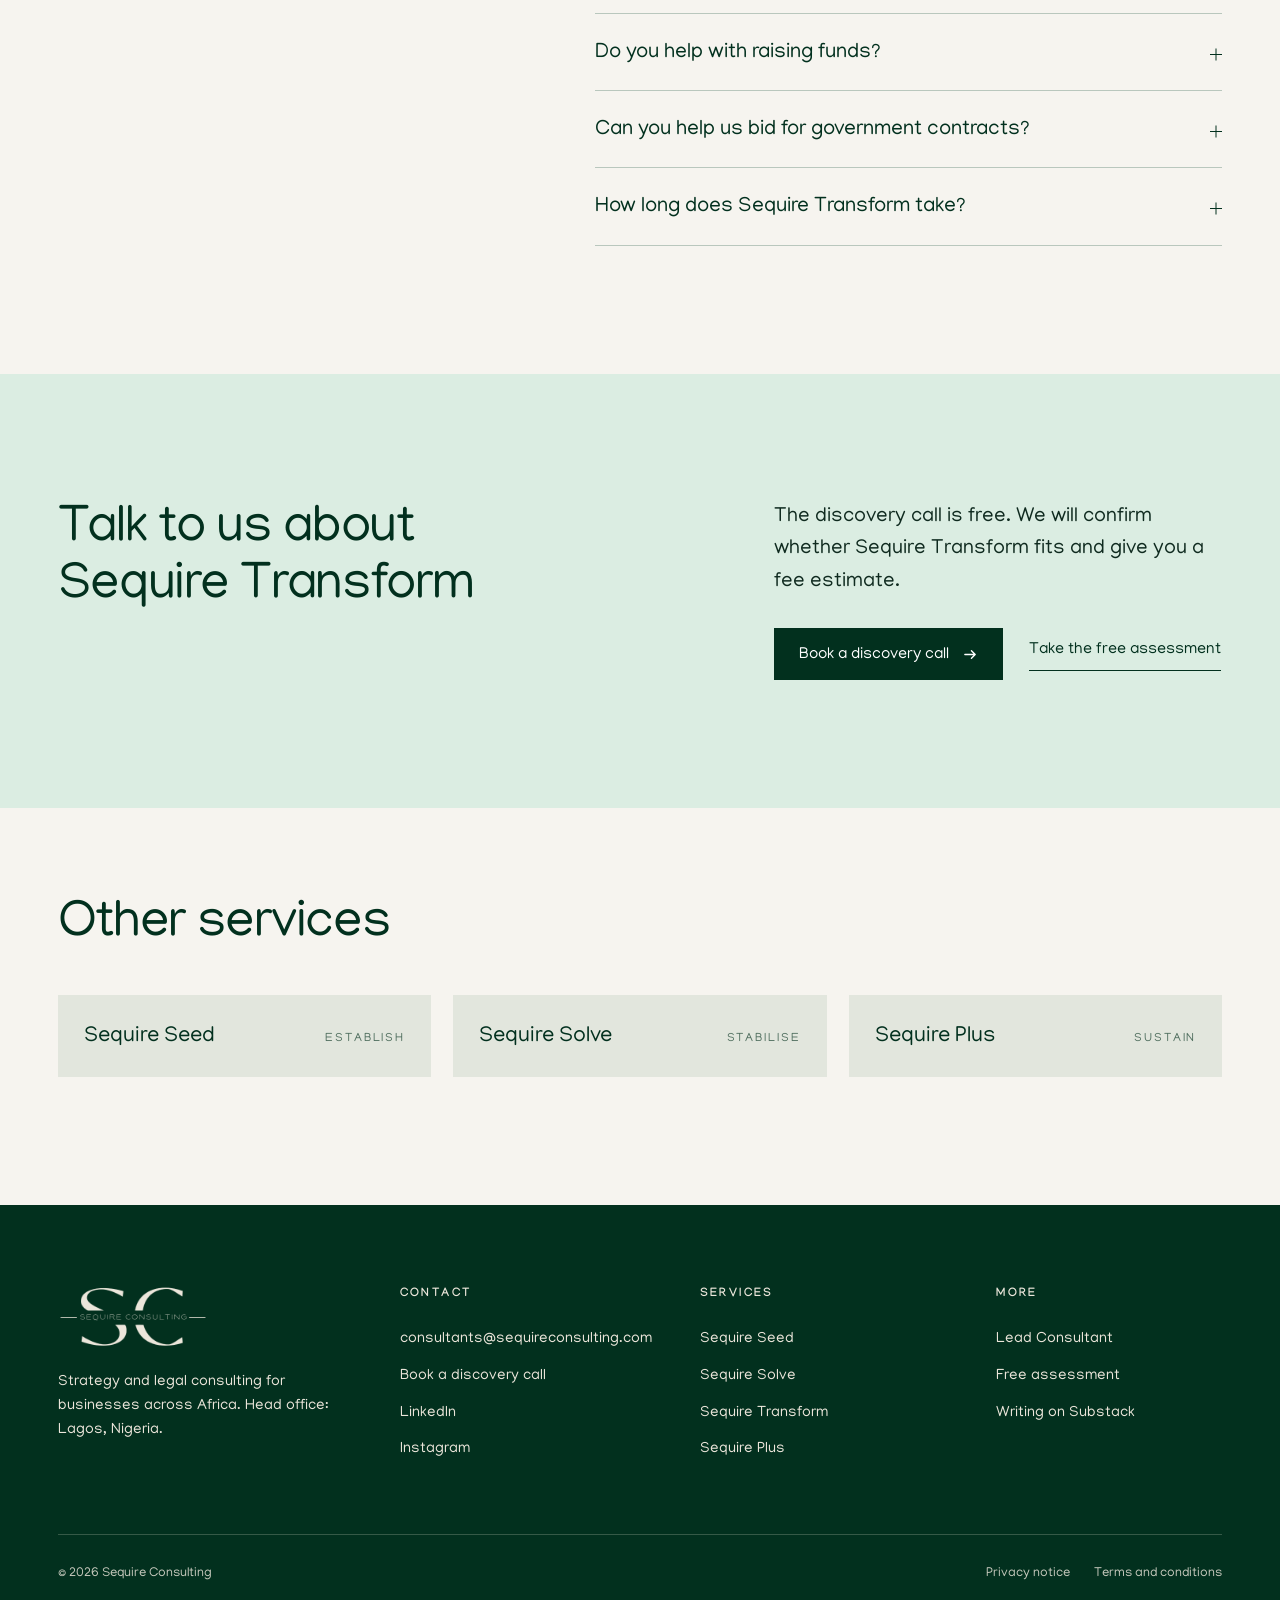
<file: services/growth-and-market-entry-strategy/index.html>
<!doctype html>
<html lang="en-GB" class="no-js">
<head>
  <meta charset="utf-8">
  <meta name="viewport" content="width=device-width, initial-scale=1">
  <title>Growth and Market Entry Strategy in Africa | Sequire Transform</title>
  <meta name="description" content="Growth and market entry strategy for Nigeria and Africa: market research, legal structuring, licensing, funding advisory and process redesign.">
  <link rel="canonical" href="https://www.sequireconsulting.com/services/growth-and-market-entry-strategy/">
  <meta name="robots" content="index, follow, max-image-preview:large">
  <meta name="theme-color" content="#f6f4ef">
  <meta property="og:type" content="website">
  <meta property="og:site_name" content="Sequire Consulting">
  <meta property="og:title" content="Growth and Market Entry Strategy in Africa | Sequire Transform">
  <meta property="og:description" content="Growth and market entry strategy for Nigeria and Africa: market research, legal structuring, licensing, funding advisory and process redesign.">
  <meta property="og:url" content="https://www.sequireconsulting.com/services/growth-and-market-entry-strategy/">
  <meta property="og:image" content="https://www.sequireconsulting.com/assets/img/sequire-consulting-social-share.jpg">
  <meta property="og:image:width" content="1200">
  <meta property="og:image:height" content="630">
  <meta property="og:locale" content="en_GB">
  <meta name="twitter:card" content="summary_large_image">
  <link rel="icon" href="/favicon.svg" type="image/svg+xml">
  <link rel="apple-touch-icon" href="/assets/img/apple-touch-icon.png">
  <link rel="preload" href="/assets/fonts/manjari-latin-400-normal.woff2" as="font" type="font/woff2" crossorigin>
  <link rel="preload" href="/assets/fonts/cormorant-garamond-latin-600-normal.woff2" as="font" type="font/woff2" crossorigin>
  <link rel="stylesheet" href="/assets/css/styles.css">
  <script type="application/ld+json">
  {
    "@context": "https://schema.org",
    "@graph": [
      {
        "@type": "Service",
        "@id": "https://www.sequireconsulting.com/services/growth-and-market-entry-strategy/#service",
        "name": "Sequire Transform",
        "alternateName": "Growth and market entry strategy for Nigeria and Africa",
        "serviceType": "Growth and market entry strategy",
        "url": "https://www.sequireconsulting.com/services/growth-and-market-entry-strategy/",
        "description": "For established organisations entering a new market, launching a product or restructuring. We develop the growth strategy and put the legal and operational structure in place to support it.",
        "provider": {
          "@id": "https://www.sequireconsulting.com/#organization"
        },
        "areaServed": [
          {
            "@type": "Continent",
            "name": "Africa"
          },
          {
            "@type": "Country",
            "name": "Nigeria"
          }
        ],
        "hasOfferCatalog": {
          "@type": "OfferCatalog",
          "name": "What Sequire Transform includes",
          "itemListElement": [
            {
              "@type": "Offer",
              "itemOffered": {
                "@type": "Service",
                "name": "Business assessment",
                "description": "An assessment of where the organisation stands and what it needs to support the next stage."
              }
            },
            {
              "@type": "Offer",
              "itemOffered": {
                "@type": "Service",
                "name": "Market research",
                "description": "Research into the market you are entering or the change you are planning, covering customers, competitors and regulation."
              }
            },
            {
              "@type": "Offer",
              "itemOffered": {
                "@type": "Service",
                "name": "Growth strategy and legal structuring",
                "description": "The strategy for the expansion and the corporate structure to support it."
              }
            },
            {
              "@type": "Offer",
              "itemOffered": {
                "@type": "Service",
                "name": "Legal document suite",
                "description": "The agreements and policies the new structure, product or market requires."
              }
            },
            {
              "@type": "Offer",
              "itemOffered": {
                "@type": "Service",
                "name": "Licensing support",
                "description": "The licences and regulatory approvals needed to operate."
              }
            },
            {
              "@type": "Offer",
              "itemOffered": {
                "@type": "Service",
                "name": "Process redesign and staff training",
                "description": "Processes built for the larger organisation, and training for the people who run them."
              }
            }
          ]
        },
        "keywords": "market entry strategy, growth strategy, business expansion in Africa, entering the Nigerian market, restructuring, funding advisory, government bidding documents"
      },
      {
        "@type": "WebPage",
        "@id": "https://www.sequireconsulting.com/services/growth-and-market-entry-strategy/#webpage",
        "url": "https://www.sequireconsulting.com/services/growth-and-market-entry-strategy/",
        "name": "Growth and Market Entry Strategy in Africa | Sequire Transform",
        "isPartOf": {
          "@id": "https://www.sequireconsulting.com/#website"
        },
        "about": {
          "@id": "https://www.sequireconsulting.com/services/growth-and-market-entry-strategy/#service"
        },
        "inLanguage": "en-GB",
        "breadcrumb": {
          "@type": "BreadcrumbList",
          "itemListElement": [
            {
              "@type": "ListItem",
              "position": 1,
              "name": "Sequire Consulting",
              "item": "https://www.sequireconsulting.com/"
            },
            {
              "@type": "ListItem",
              "position": 2,
              "name": "Services",
              "item": "https://www.sequireconsulting.com/#services"
            },
            {
              "@type": "ListItem",
              "position": 3,
              "name": "Sequire Transform",
              "item": "https://www.sequireconsulting.com/services/growth-and-market-entry-strategy/"
            }
          ]
        }
      },
      {
        "@type": "FAQPage",
        "@id": "https://www.sequireconsulting.com/services/growth-and-market-entry-strategy/#faq",
        "mainEntity": [
          {
            "@type": "Question",
            "name": "Do you support companies entering the Nigerian market?",
            "acceptedAnswer": {
              "@type": "Answer",
              "text": "Yes. Sequire Transform combines market research with the legal structuring and licensing needed to operate in Nigeria."
            }
          },
          {
            "@type": "Question",
            "name": "Do you support expansion into other African countries?",
            "acceptedAnswer": {
              "@type": "Answer",
              "text": "Yes. We have supported a brand expanding into new African markets, and we work with clients across Africa, remotely and on-site."
            }
          },
          {
            "@type": "Question",
            "name": "Do you help with raising funds?",
            "acceptedAnswer": {
              "@type": "Answer",
              "text": "Yes. Our funding advisory has helped an organisation secure the capital it needed to expand."
            }
          },
          {
            "@type": "Question",
            "name": "Can you help us bid for government contracts?",
            "acceptedAnswer": {
              "@type": "Answer",
              "text": "Yes. We prepare government bidding documents, as we have for an agricultural services company competing for large public-sector contracts."
            }
          },
          {
            "@type": "Question",
            "name": "How long does Sequire Transform take?",
            "acceptedAnswer": {
              "@type": "Answer",
              "text": "Between 6 months and 3 years, depending on the scale and complexity of the change."
            }
          }
        ]
      }
    ]
  }
  </script>
  <script>document.documentElement.classList.remove("no-js");</script>
</head>
<body>
  <a class="skip-link" href="#main">Skip to content</a>

  <header class="site-header">
    <div class="wrap site-header__inner">
      <a class="logo" href="/">
        <picture>
          <source type="image/webp" srcset="/assets/img/sequire-consulting-logo.webp">
          <img src="/assets/img/sequire-consulting-logo.png" alt="Sequire Consulting" width="380" height="160">
        </picture>
      </a>
      <button class="nav-toggle" type="button" aria-expanded="false" aria-controls="site-nav" aria-label="Menu">
        <span></span><span></span><span></span>
      </button>
      <nav class="nav" id="site-nav" aria-label="Main">
        <ul class="nav__list">
          <li><a href="/#services">Services</a></li>
          <li><a href="/#approach">Approach</a></li>
          <li><a href="/#experience">Experience</a></li>
          <li><a href="/#insights">Insights</a></li>
          <li><a href="/nsikan-efo/">Lead Consultant</a></li>
        </ul>
        <a class="btn btn--outline" href="https://tally.so/r/OQQYdk" target="_blank" rel="noopener">Free assessment</a>
      </nav>
    </div>
  </header>
  <main id="main">
    <section class="service-hero" aria-labelledby="service-title">
      <div class="wrap">
        <nav class="breadcrumb" aria-label="Breadcrumb">
          <a href="/">Home</a> <span aria-hidden="true">/</span> <a href="/#services">Services</a> <span aria-hidden="true">/</span> <span aria-current="page">Sequire Transform</span>
        </nav>
        <p class="eyebrow">Sequire Transform</p>
        <h1 id="service-title" class="display service-hero__title">Growth and market entry strategy for Nigeria and Africa</h1>
        <p class="lede service-hero__lede">For established organisations entering a new market, launching a product or restructuring. We develop the growth strategy and put the legal and operational structure in place to support it.</p>
        <div class="hero__actions">
            <a class="btn" href="https://calendly.com/nsikan-sequireconsulting/discovery-call" target="_blank" rel="noopener">Book a discovery call</a>
            <a class="text-link" href="https://tally.so/r/OQQYdk" target="_blank" rel="noopener">Take the free assessment</a>
          </div>
      </div>
    </section>

    <section class="section" aria-labelledby="who-title">
      <div class="wrap faq__grid">
        <h2 class="section-title" id="who-title">Who it is for</h2>
        <div class="service__facts service__facts--page">
          <p class="lede">Established organisations pursuing accelerated growth, expansion, restructuring or a major strategic shift.</p>
          <h3>When you need it</h3>
          <p>You are preparing to enter a new market, launch a new product or restructure the organisation, and need the strategy and structure to do so without putting the existing business at risk.</p>
        </div>
      </div>
    </section>

    <section class="section process" aria-labelledby="included-title">
      <div class="wrap faq__grid">
        <h2 class="section-title" id="included-title">What is included</h2>
        <div>
          <ul class="included-list">
            <li><h3>Business assessment</h3><p>An assessment of where the organisation stands and what it needs to support the next stage.</p></li>
            <li><h3>Market research</h3><p>Research into the market you are entering or the change you are planning, covering customers, competitors and regulation.</p></li>
            <li><h3>Growth strategy and legal structuring</h3><p>The strategy for the expansion and the corporate structure to support it.</p></li>
            <li><h3>Legal document suite</h3><p>The agreements and policies the new structure, product or market requires.</p></li>
            <li><h3>Licensing support</h3><p>The licences and regulatory approvals needed to operate.</p></li>
            <li><h3>Process redesign and staff training</h3><p>Processes built for the larger organisation, and training for the people who run them.</p></li>
          </ul>
          <p class="included-timeline">Engagements take between 6 months and 3 years, depending on the scale of the change.</p>
        </div>
      </div>
    </section>

    <section class="section" aria-labelledby="work-title">
      <div class="wrap faq__grid">
        <h2 class="section-title" id="work-title">Related work</h2>
        <dl class="work-list work-list--single">
          <div><dt>Wellness</dt><dd>Strategic planning and deployment support for a luxury wellness brand, enabling expansion into new African markets and improved organisational readiness for scale.</dd></div>
          <div><dt>Agriculture</dt><dd>Support for an agricultural enterprise in sharpening its strategic direction, strengthening its market positioning and coordinating its operations.</dd></div>
          <div><dt>Services</dt><dd>Funding advisory that enabled a service-based organisation to secure the capital required to expand its offerings and scale its operations.</dd></div>
          <div><dt>Agricultural services</dt><dd>Preparation of government bidding documents that enabled the company to compete for large public-sector contracts.</dd></div>
        </dl>
      </div>
    </section>

    <section class="section" id="faq" aria-labelledby="faq-title" style="padding-top:0">
      <div class="wrap faq__grid">
        <h2 class="section-title" id="faq-title">Questions</h2>
        <div class="faq__list">
          <details class="faq__item" open>
            <summary><h3>Do you support companies entering the Nigerian market?</h3><span class="faq__icon" aria-hidden="true"></span></summary>
            <p>Yes. Sequire Transform combines market research with the legal structuring and licensing needed to operate in Nigeria.</p>
          </details>
          <details class="faq__item">
            <summary><h3>Do you support expansion into other African countries?</h3><span class="faq__icon" aria-hidden="true"></span></summary>
            <p>Yes. We have supported a brand expanding into new African markets, and we work with clients across Africa, remotely and on-site.</p>
          </details>
          <details class="faq__item">
            <summary><h3>Do you help with raising funds?</h3><span class="faq__icon" aria-hidden="true"></span></summary>
            <p>Yes. Our funding advisory has helped an organisation secure the capital it needed to expand.</p>
          </details>
          <details class="faq__item">
            <summary><h3>Can you help us bid for government contracts?</h3><span class="faq__icon" aria-hidden="true"></span></summary>
            <p>Yes. We prepare government bidding documents, as we have for an agricultural services company competing for large public-sector contracts.</p>
          </details>
          <details class="faq__item">
            <summary><h3>How long does Sequire Transform take?</h3><span class="faq__icon" aria-hidden="true"></span></summary>
            <p>Between 6 months and 3 years, depending on the scale and complexity of the change.</p>
          </details>
        </div>
      </div>
    </section>

    <section class="section assessment" aria-labelledby="cta-title">
      <div class="wrap">
        <h2 class="section-title" id="cta-title">Talk to us about Sequire Transform</h2>
        <p class="lede assessment__copy">The discovery call is free. We will confirm whether Sequire Transform fits and give you a fee estimate.</p>
        <div class="assessment__actions">
          <a class="btn" href="https://calendly.com/nsikan-sequireconsulting/discovery-call" target="_blank" rel="noopener">Book a discovery call</a>
          <a class="text-link" href="https://tally.so/r/OQQYdk" target="_blank" rel="noopener">Take the free assessment</a>
        </div>
      </div>
    </section>

    <section class="section related" aria-labelledby="related-title">
      <div class="wrap">
        <h2 class="section-title" id="related-title">Other services</h2>
        <div class="related__grid">
          <a class="related__item" href="/services/business-setup-and-launch-strategy/"><span class="related__stage">Establish</span><span class="related__title">Sequire Seed</span></a>
          <a class="related__item" href="/services/business-diagnostics-and-process-improvement/"><span class="related__stage">Stabilise</span><span class="related__title">Sequire Solve</span></a>
          <a class="related__item" href="/services/strategic-and-legal-retainer/"><span class="related__stage">Sustain</span><span class="related__title">Sequire Plus</span></a>
        </div>
      </div>
    </section>
  </main>

  <footer class="site-footer">
    <div class="wrap">
      <div class="footer__grid">
        <div class="footer__brand">
          <a class="logo" href="/">
            <picture>
              <source type="image/webp" srcset="/assets/img/sequire-consulting-logo-light.webp">
              <img src="/assets/img/sequire-consulting-logo-light.png" alt="Sequire Consulting" width="380" height="160" loading="lazy">
            </picture>
          </a>
          <p>Strategy and legal consulting for businesses across Africa. Head office: Lagos, Nigeria.</p>
        </div>
        <div class="footer__col">
          <p class="footer__heading">Contact</p>
          <ul>
            <li><a href="mailto:consultants@sequireconsulting.com">consultants@sequireconsulting.com</a></li>
            <li><a href="https://calendly.com/nsikan-sequireconsulting/discovery-call" target="_blank" rel="noopener">Book a discovery call</a></li>
            <li><a href="https://www.linkedin.com/company/sequire-consulting/" target="_blank" rel="noopener">LinkedIn</a></li>
            <li><a href="https://www.instagram.com/sequireconsulting/" target="_blank" rel="noopener">Instagram</a></li>
          </ul>
        </div>
        <div class="footer__col">
          <p class="footer__heading">Services</p>
          <ul>
            <li><a href="/services/business-setup-and-launch-strategy/">Sequire Seed</a></li>
            <li><a href="/services/business-diagnostics-and-process-improvement/">Sequire Solve</a></li>
            <li><a href="/services/growth-and-market-entry-strategy/">Sequire Transform</a></li>
            <li><a href="/services/strategic-and-legal-retainer/">Sequire Plus</a></li>
          </ul>
        </div>
        <div class="footer__col">
          <p class="footer__heading">More</p>
          <ul>
            <li><a href="/nsikan-efo/">Lead Consultant</a></li>
            <li><a href="https://tally.so/r/OQQYdk" target="_blank" rel="noopener">Free assessment</a></li>
            <li><a href="https://sequireconsulting.substack.com/" target="_blank" rel="noopener">Writing on Substack</a></li>
          </ul>
        </div>
      </div>
      <div class="footer__base">
        <span>© <span data-year>2026</span> Sequire Consulting</span>
        <span class="footer__legal"><a href="/privacy/">Privacy notice</a><a href="/terms/">Terms and conditions</a></span>
      </div>
    </div>
  </footer>

  <script src="/assets/js/main.js" defer></script>
</body>
</html>
</file>
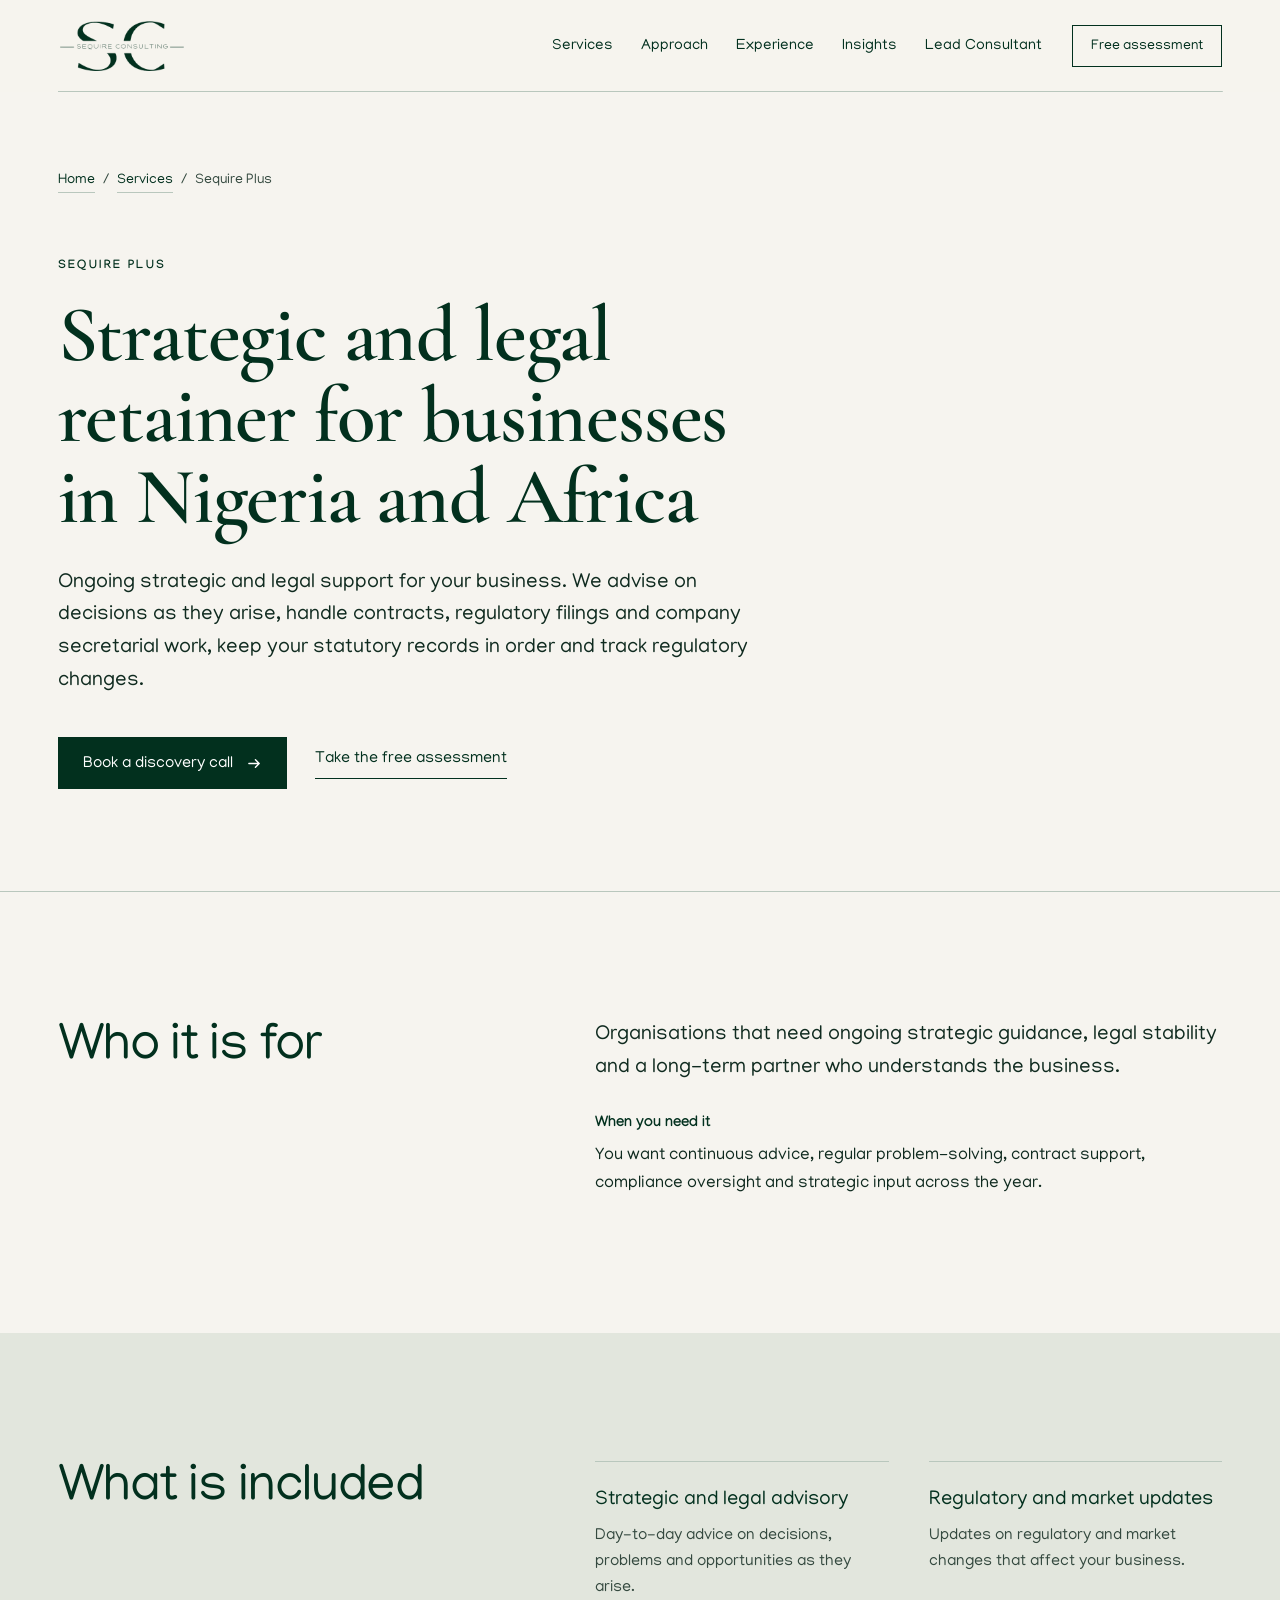
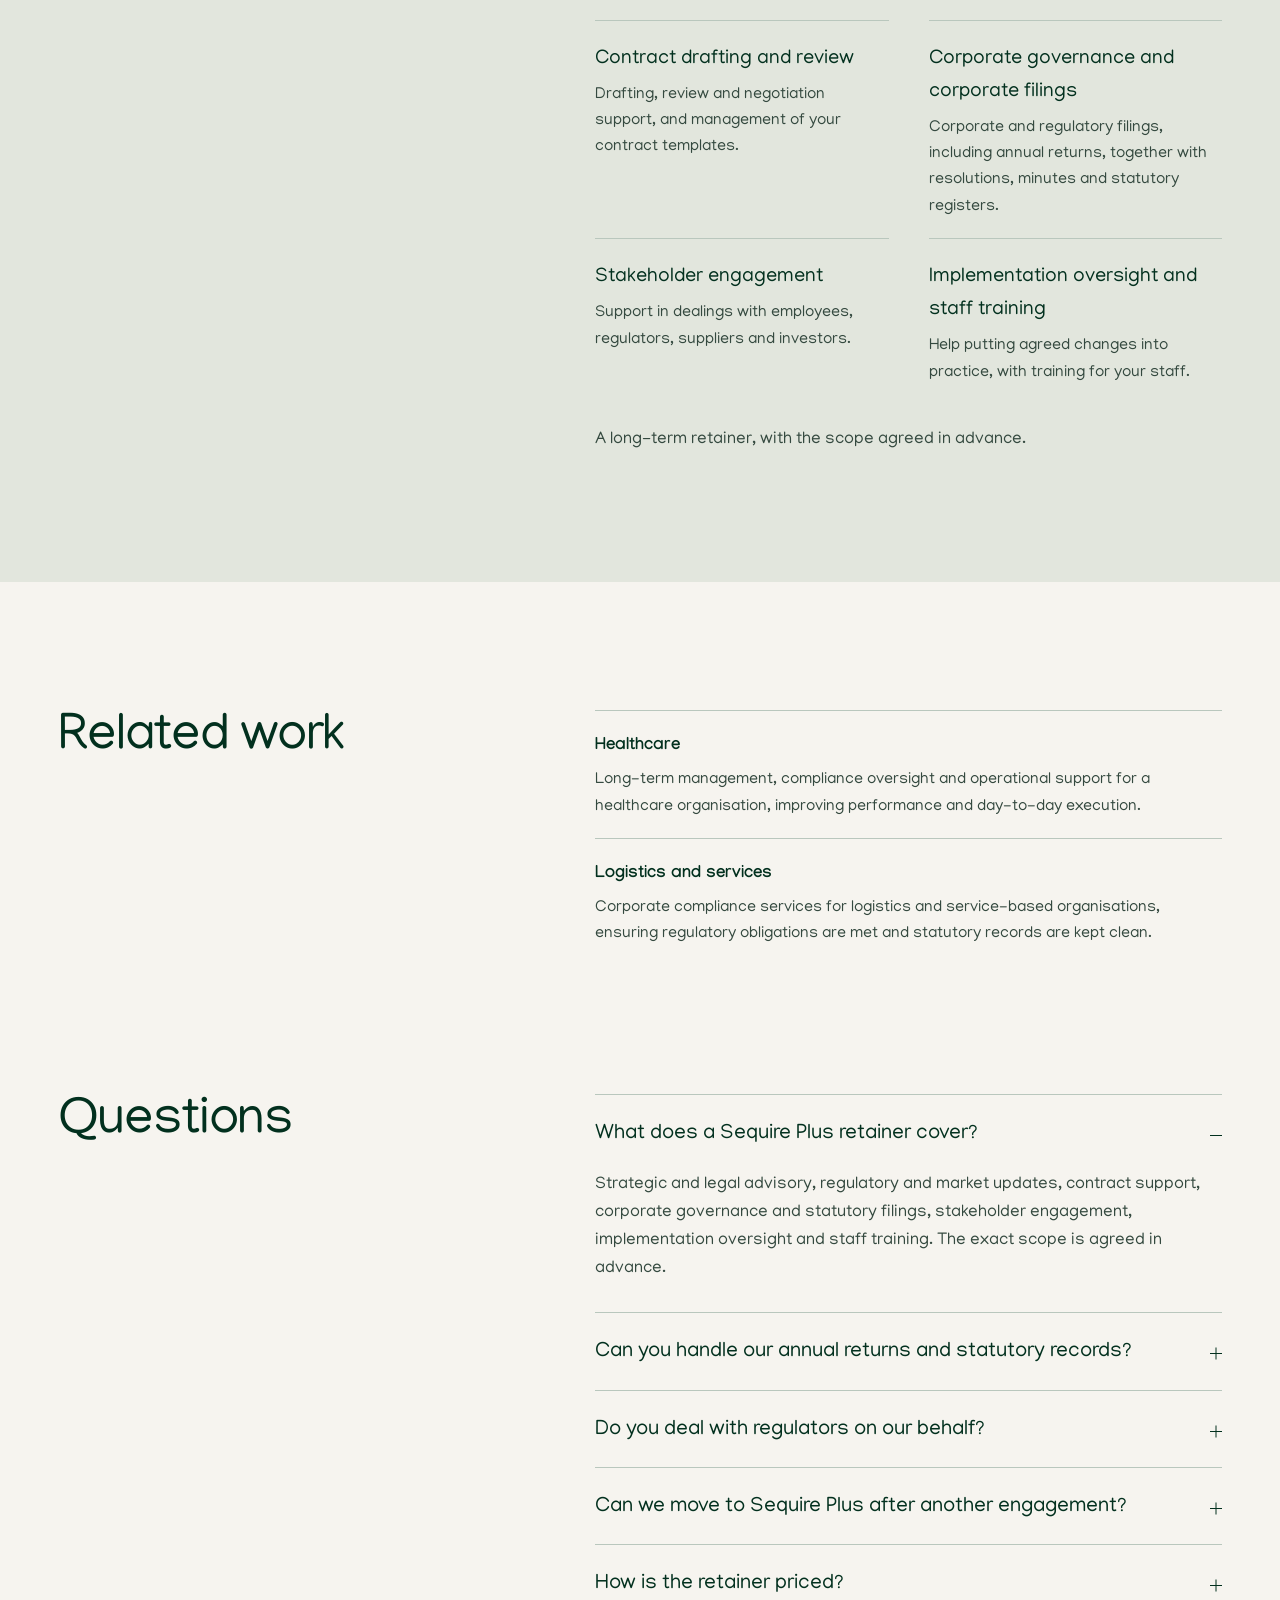
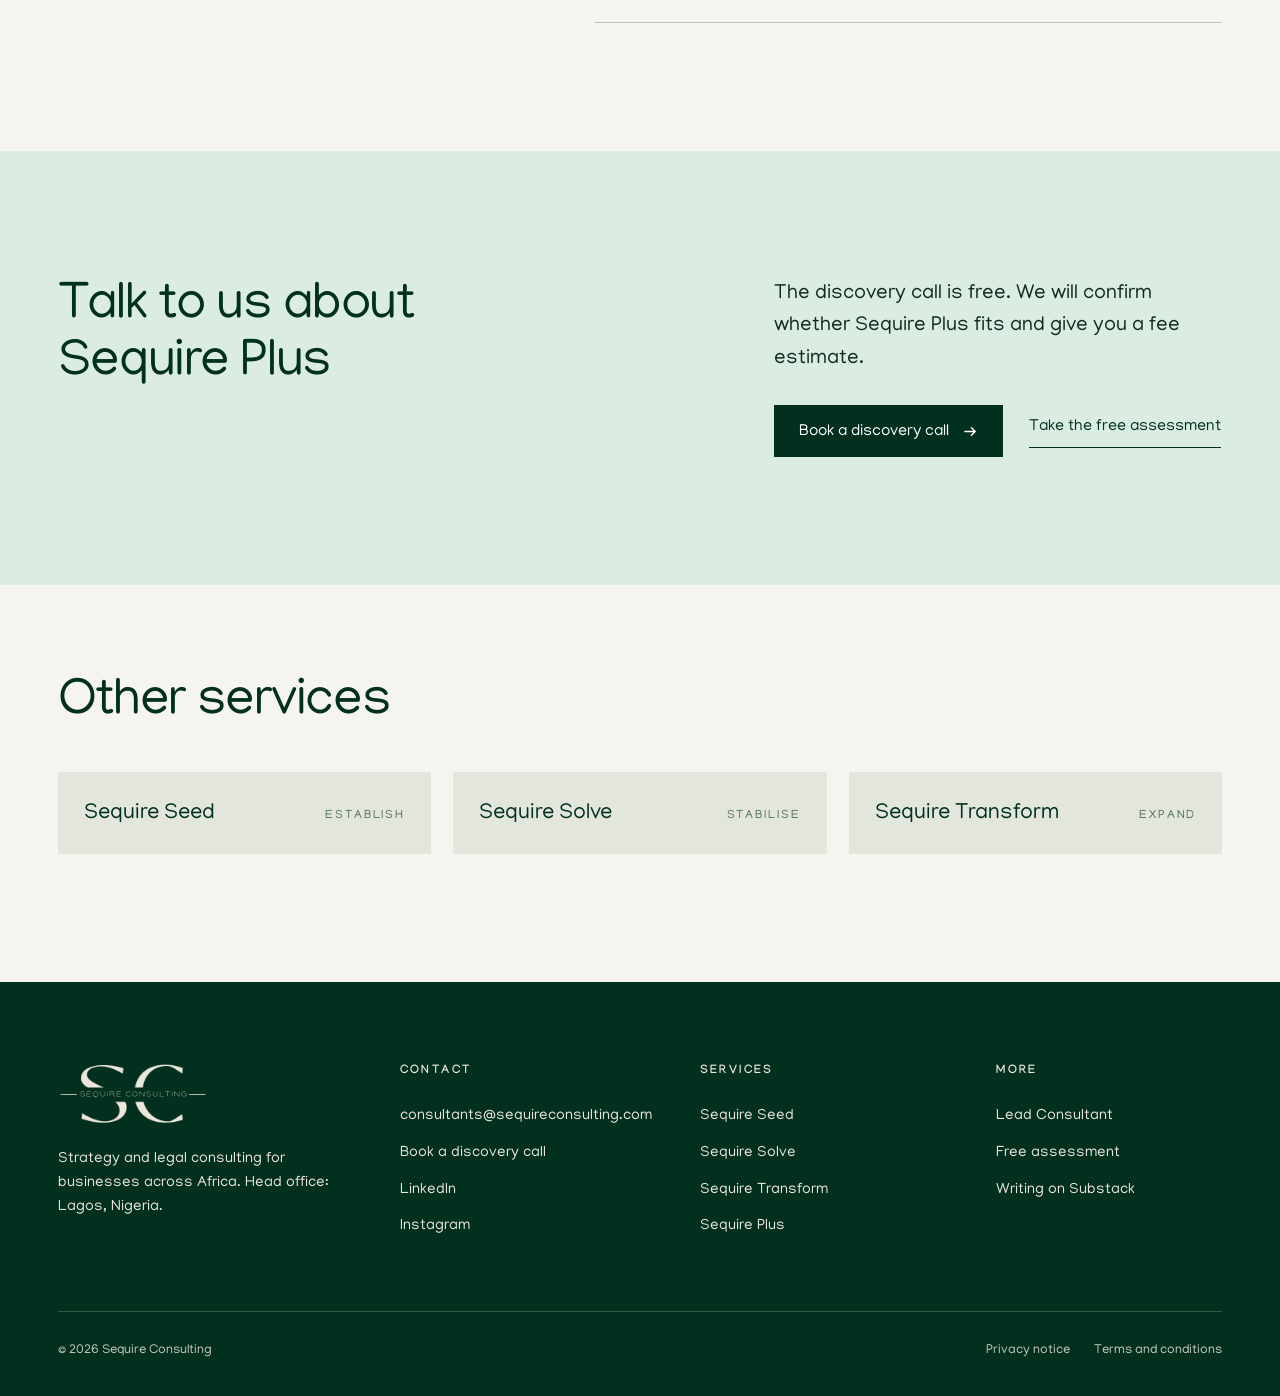
<file: services/strategic-and-legal-retainer/index.html>
<!doctype html>
<html lang="en-GB" class="no-js">
<head>
  <meta charset="utf-8">
  <meta name="viewport" content="width=device-width, initial-scale=1">
  <title>Strategic and Legal Retainer in Africa | Sequire Plus</title>
  <meta name="description" content="Ongoing strategic and legal support for businesses in Nigeria and Africa: advisory, contracts, company secretarial, corporate filings and compliance.">
  <link rel="canonical" href="https://www.sequireconsulting.com/services/strategic-and-legal-retainer/">
  <meta name="robots" content="index, follow, max-image-preview:large">
  <meta name="theme-color" content="#f6f4ef">
  <meta property="og:type" content="website">
  <meta property="og:site_name" content="Sequire Consulting">
  <meta property="og:title" content="Strategic and Legal Retainer in Africa | Sequire Plus">
  <meta property="og:description" content="Ongoing strategic and legal support for businesses in Nigeria and Africa: advisory, contracts, company secretarial, corporate filings and compliance.">
  <meta property="og:url" content="https://www.sequireconsulting.com/services/strategic-and-legal-retainer/">
  <meta property="og:image" content="https://www.sequireconsulting.com/assets/img/sequire-consulting-social-share.jpg">
  <meta property="og:image:width" content="1200">
  <meta property="og:image:height" content="630">
  <meta property="og:locale" content="en_GB">
  <meta name="twitter:card" content="summary_large_image">
  <link rel="icon" href="/favicon.svg" type="image/svg+xml">
  <link rel="apple-touch-icon" href="/assets/img/apple-touch-icon.png">
  <link rel="preload" href="/assets/fonts/manjari-latin-400-normal.woff2" as="font" type="font/woff2" crossorigin>
  <link rel="preload" href="/assets/fonts/cormorant-garamond-latin-600-normal.woff2" as="font" type="font/woff2" crossorigin>
  <link rel="stylesheet" href="/assets/css/styles.css">
  <script type="application/ld+json">
  {
    "@context": "https://schema.org",
    "@graph": [
      {
        "@type": "Service",
        "@id": "https://www.sequireconsulting.com/services/strategic-and-legal-retainer/#service",
        "name": "Sequire Plus",
        "alternateName": "Strategic and legal retainer for businesses in Nigeria and Africa",
        "serviceType": "Strategic and legal retainer",
        "url": "https://www.sequireconsulting.com/services/strategic-and-legal-retainer/",
        "description": "Ongoing strategic and legal support for your business. We advise on decisions as they arise, handle contracts, regulatory filings and company secretarial work, keep your statutory records in order and track regulatory changes.",
        "provider": {
          "@id": "https://www.sequireconsulting.com/#organization"
        },
        "areaServed": [
          {
            "@type": "Continent",
            "name": "Africa"
          },
          {
            "@type": "Country",
            "name": "Nigeria"
          }
        ],
        "hasOfferCatalog": {
          "@type": "OfferCatalog",
          "name": "What Sequire Plus includes",
          "itemListElement": [
            {
              "@type": "Offer",
              "itemOffered": {
                "@type": "Service",
                "name": "Strategic and legal advisory",
                "description": "Day-to-day advice on decisions, problems and opportunities as they arise."
              }
            },
            {
              "@type": "Offer",
              "itemOffered": {
                "@type": "Service",
                "name": "Regulatory and market updates",
                "description": "Updates on regulatory and market changes that affect your business."
              }
            },
            {
              "@type": "Offer",
              "itemOffered": {
                "@type": "Service",
                "name": "Contract drafting and review",
                "description": "Drafting, review and negotiation support, and management of your contract templates."
              }
            },
            {
              "@type": "Offer",
              "itemOffered": {
                "@type": "Service",
                "name": "Corporate governance and corporate filings",
                "description": "Corporate and regulatory filings, including annual returns, together with resolutions, minutes and statutory registers."
              }
            },
            {
              "@type": "Offer",
              "itemOffered": {
                "@type": "Service",
                "name": "Stakeholder engagement",
                "description": "Support in dealings with employees, regulators, suppliers and investors."
              }
            },
            {
              "@type": "Offer",
              "itemOffered": {
                "@type": "Service",
                "name": "Implementation oversight and staff training",
                "description": "Help putting agreed changes into practice, with training for your staff."
              }
            }
          ]
        },
        "keywords": "legal retainer for businesses, company secretarial services, CAC annual returns, corporate governance, contract drafting and review, regulatory compliance, business advisory"
      },
      {
        "@type": "WebPage",
        "@id": "https://www.sequireconsulting.com/services/strategic-and-legal-retainer/#webpage",
        "url": "https://www.sequireconsulting.com/services/strategic-and-legal-retainer/",
        "name": "Strategic and Legal Retainer in Africa | Sequire Plus",
        "isPartOf": {
          "@id": "https://www.sequireconsulting.com/#website"
        },
        "about": {
          "@id": "https://www.sequireconsulting.com/services/strategic-and-legal-retainer/#service"
        },
        "inLanguage": "en-GB",
        "breadcrumb": {
          "@type": "BreadcrumbList",
          "itemListElement": [
            {
              "@type": "ListItem",
              "position": 1,
              "name": "Sequire Consulting",
              "item": "https://www.sequireconsulting.com/"
            },
            {
              "@type": "ListItem",
              "position": 2,
              "name": "Services",
              "item": "https://www.sequireconsulting.com/#services"
            },
            {
              "@type": "ListItem",
              "position": 3,
              "name": "Sequire Plus",
              "item": "https://www.sequireconsulting.com/services/strategic-and-legal-retainer/"
            }
          ]
        }
      },
      {
        "@type": "FAQPage",
        "@id": "https://www.sequireconsulting.com/services/strategic-and-legal-retainer/#faq",
        "mainEntity": [
          {
            "@type": "Question",
            "name": "What does a Sequire Plus retainer cover?",
            "acceptedAnswer": {
              "@type": "Answer",
              "text": "Strategic and legal advisory, regulatory and market updates, contract support, corporate governance and statutory filings, stakeholder engagement, implementation oversight and staff training. The exact scope is agreed in advance."
            }
          },
          {
            "@type": "Question",
            "name": "Can you handle our annual returns and statutory records?",
            "acceptedAnswer": {
              "@type": "Answer",
              "text": "Yes. Corporate governance under Sequire Plus includes annual returns and other corporate filings, resolutions, minutes and statutory registers."
            }
          },
          {
            "@type": "Question",
            "name": "Do you deal with regulators on our behalf?",
            "acceptedAnswer": {
              "@type": "Answer",
              "text": "We assist with compliance obligations, support licence applications and engage regulators on non-contentious matters."
            }
          },
          {
            "@type": "Question",
            "name": "Can we move to Sequire Plus after another engagement?",
            "acceptedAnswer": {
              "@type": "Answer",
              "text": "Yes. Any Sequire Seed, Solve or Transform engagement can continue into Sequire Plus."
            }
          },
          {
            "@type": "Question",
            "name": "How is the retainer priced?",
            "acceptedAnswer": {
              "@type": "Answer",
              "text": "Fees are based on the estimated hours for the agreed scope of support and are set out in the proposal before the retainer begins."
            }
          }
        ]
      }
    ]
  }
  </script>
  <script>document.documentElement.classList.remove("no-js");</script>
</head>
<body>
  <a class="skip-link" href="#main">Skip to content</a>

  <header class="site-header">
    <div class="wrap site-header__inner">
      <a class="logo" href="/">
        <picture>
          <source type="image/webp" srcset="/assets/img/sequire-consulting-logo.webp">
          <img src="/assets/img/sequire-consulting-logo.png" alt="Sequire Consulting" width="380" height="160">
        </picture>
      </a>
      <button class="nav-toggle" type="button" aria-expanded="false" aria-controls="site-nav" aria-label="Menu">
        <span></span><span></span><span></span>
      </button>
      <nav class="nav" id="site-nav" aria-label="Main">
        <ul class="nav__list">
          <li><a href="/#services">Services</a></li>
          <li><a href="/#approach">Approach</a></li>
          <li><a href="/#experience">Experience</a></li>
          <li><a href="/#insights">Insights</a></li>
          <li><a href="/nsikan-efo/">Lead Consultant</a></li>
        </ul>
        <a class="btn btn--outline" href="https://tally.so/r/OQQYdk" target="_blank" rel="noopener">Free assessment</a>
      </nav>
    </div>
  </header>
  <main id="main">
    <section class="service-hero" aria-labelledby="service-title">
      <div class="wrap">
        <nav class="breadcrumb" aria-label="Breadcrumb">
          <a href="/">Home</a> <span aria-hidden="true">/</span> <a href="/#services">Services</a> <span aria-hidden="true">/</span> <span aria-current="page">Sequire Plus</span>
        </nav>
        <p class="eyebrow">Sequire Plus</p>
        <h1 id="service-title" class="display service-hero__title">Strategic and legal retainer for businesses in Nigeria and Africa</h1>
        <p class="lede service-hero__lede">Ongoing strategic and legal support for your business. We advise on decisions as they arise, handle contracts, regulatory filings and company secretarial work, keep your statutory records in order and track regulatory changes.</p>
        <div class="hero__actions">
            <a class="btn" href="https://calendly.com/nsikan-sequireconsulting/discovery-call" target="_blank" rel="noopener">Book a discovery call</a>
            <a class="text-link" href="https://tally.so/r/OQQYdk" target="_blank" rel="noopener">Take the free assessment</a>
          </div>
      </div>
    </section>

    <section class="section" aria-labelledby="who-title">
      <div class="wrap faq__grid">
        <h2 class="section-title" id="who-title">Who it is for</h2>
        <div class="service__facts service__facts--page">
          <p class="lede">Organisations that need ongoing strategic guidance, legal stability and a long-term partner who understands the business.</p>
          <h3>When you need it</h3>
          <p>You want continuous advice, regular problem-solving, contract support, compliance oversight and strategic input across the year.</p>
        </div>
      </div>
    </section>

    <section class="section process" aria-labelledby="included-title">
      <div class="wrap faq__grid">
        <h2 class="section-title" id="included-title">What is included</h2>
        <div>
          <ul class="included-list">
            <li><h3>Strategic and legal advisory</h3><p>Day-to-day advice on decisions, problems and opportunities as they arise.</p></li>
            <li><h3>Regulatory and market updates</h3><p>Updates on regulatory and market changes that affect your business.</p></li>
            <li><h3>Contract drafting and review</h3><p>Drafting, review and negotiation support, and management of your contract templates.</p></li>
            <li><h3>Corporate governance and corporate filings</h3><p>Corporate and regulatory filings, including annual returns, together with resolutions, minutes and statutory registers.</p></li>
            <li><h3>Stakeholder engagement</h3><p>Support in dealings with employees, regulators, suppliers and investors.</p></li>
            <li><h3>Implementation oversight and staff training</h3><p>Help putting agreed changes into practice, with training for your staff.</p></li>
          </ul>
          <p class="included-timeline">A long-term retainer, with the scope agreed in advance.</p>
        </div>
      </div>
    </section>

    <section class="section" aria-labelledby="work-title">
      <div class="wrap faq__grid">
        <h2 class="section-title" id="work-title">Related work</h2>
        <dl class="work-list work-list--single">
          <div><dt>Healthcare</dt><dd>Long-term management, compliance oversight and operational support for a healthcare organisation, improving performance and day-to-day execution.</dd></div>
          <div><dt>Logistics and services</dt><dd>Corporate compliance services for logistics and service-based organisations, ensuring regulatory obligations are met and statutory records are kept clean.</dd></div>
        </dl>
      </div>
    </section>

    <section class="section" id="faq" aria-labelledby="faq-title" style="padding-top:0">
      <div class="wrap faq__grid">
        <h2 class="section-title" id="faq-title">Questions</h2>
        <div class="faq__list">
          <details class="faq__item" open>
            <summary><h3>What does a Sequire Plus retainer cover?</h3><span class="faq__icon" aria-hidden="true"></span></summary>
            <p>Strategic and legal advisory, regulatory and market updates, contract support, corporate governance and statutory filings, stakeholder engagement, implementation oversight and staff training. The exact scope is agreed in advance.</p>
          </details>
          <details class="faq__item">
            <summary><h3>Can you handle our annual returns and statutory records?</h3><span class="faq__icon" aria-hidden="true"></span></summary>
            <p>Yes. Corporate governance under Sequire Plus includes annual returns and other corporate filings, resolutions, minutes and statutory registers.</p>
          </details>
          <details class="faq__item">
            <summary><h3>Do you deal with regulators on our behalf?</h3><span class="faq__icon" aria-hidden="true"></span></summary>
            <p>We assist with compliance obligations, support licence applications and engage regulators on non-contentious matters.</p>
          </details>
          <details class="faq__item">
            <summary><h3>Can we move to Sequire Plus after another engagement?</h3><span class="faq__icon" aria-hidden="true"></span></summary>
            <p>Yes. Any Sequire Seed, Solve or Transform engagement can continue into Sequire Plus.</p>
          </details>
          <details class="faq__item">
            <summary><h3>How is the retainer priced?</h3><span class="faq__icon" aria-hidden="true"></span></summary>
            <p>Fees are based on the estimated hours for the agreed scope of support and are set out in the proposal before the retainer begins.</p>
          </details>
        </div>
      </div>
    </section>

    <section class="section assessment" aria-labelledby="cta-title">
      <div class="wrap">
        <h2 class="section-title" id="cta-title">Talk to us about Sequire Plus</h2>
        <p class="lede assessment__copy">The discovery call is free. We will confirm whether Sequire Plus fits and give you a fee estimate.</p>
        <div class="assessment__actions">
          <a class="btn" href="https://calendly.com/nsikan-sequireconsulting/discovery-call" target="_blank" rel="noopener">Book a discovery call</a>
          <a class="text-link" href="https://tally.so/r/OQQYdk" target="_blank" rel="noopener">Take the free assessment</a>
        </div>
      </div>
    </section>

    <section class="section related" aria-labelledby="related-title">
      <div class="wrap">
        <h2 class="section-title" id="related-title">Other services</h2>
        <div class="related__grid">
          <a class="related__item" href="/services/business-setup-and-launch-strategy/"><span class="related__stage">Establish</span><span class="related__title">Sequire Seed</span></a>
          <a class="related__item" href="/services/business-diagnostics-and-process-improvement/"><span class="related__stage">Stabilise</span><span class="related__title">Sequire Solve</span></a>
          <a class="related__item" href="/services/growth-and-market-entry-strategy/"><span class="related__stage">Expand</span><span class="related__title">Sequire Transform</span></a>
        </div>
      </div>
    </section>
  </main>

  <footer class="site-footer">
    <div class="wrap">
      <div class="footer__grid">
        <div class="footer__brand">
          <a class="logo" href="/">
            <picture>
              <source type="image/webp" srcset="/assets/img/sequire-consulting-logo-light.webp">
              <img src="/assets/img/sequire-consulting-logo-light.png" alt="Sequire Consulting" width="380" height="160" loading="lazy">
            </picture>
          </a>
          <p>Strategy and legal consulting for businesses across Africa. Head office: Lagos, Nigeria.</p>
        </div>
        <div class="footer__col">
          <p class="footer__heading">Contact</p>
          <ul>
            <li><a href="mailto:consultants@sequireconsulting.com">consultants@sequireconsulting.com</a></li>
            <li><a href="https://calendly.com/nsikan-sequireconsulting/discovery-call" target="_blank" rel="noopener">Book a discovery call</a></li>
            <li><a href="https://www.linkedin.com/company/sequire-consulting/" target="_blank" rel="noopener">LinkedIn</a></li>
            <li><a href="https://www.instagram.com/sequireconsulting/" target="_blank" rel="noopener">Instagram</a></li>
          </ul>
        </div>
        <div class="footer__col">
          <p class="footer__heading">Services</p>
          <ul>
            <li><a href="/services/business-setup-and-launch-strategy/">Sequire Seed</a></li>
            <li><a href="/services/business-diagnostics-and-process-improvement/">Sequire Solve</a></li>
            <li><a href="/services/growth-and-market-entry-strategy/">Sequire Transform</a></li>
            <li><a href="/services/strategic-and-legal-retainer/">Sequire Plus</a></li>
          </ul>
        </div>
        <div class="footer__col">
          <p class="footer__heading">More</p>
          <ul>
            <li><a href="/nsikan-efo/">Lead Consultant</a></li>
            <li><a href="https://tally.so/r/OQQYdk" target="_blank" rel="noopener">Free assessment</a></li>
            <li><a href="https://sequireconsulting.substack.com/" target="_blank" rel="noopener">Writing on Substack</a></li>
          </ul>
        </div>
      </div>
      <div class="footer__base">
        <span>© <span data-year>2026</span> Sequire Consulting</span>
        <span class="footer__legal"><a href="/privacy/">Privacy notice</a><a href="/terms/">Terms and conditions</a></span>
      </div>
    </div>
  </footer>

  <script src="/assets/js/main.js" defer></script>
</body>
</html>
</file>
<file: assets/css/styles.css>
/* ==========================================================================
   Sequire Consulting — site styles
   Fonts: Cormorant Garamond (page headline only), Manjari (all other
          headings and body text). All self-hosted in /assets/fonts.
   ========================================================================== */

@font-face {
  font-family: "Cormorant Garamond";
  src: url("../fonts/cormorant-garamond-latin-600-normal.woff2") format("woff2");
  font-weight: 600; font-style: normal; font-display: swap;
}
@font-face {
  font-family: "Manjari";
  src: url("../fonts/manjari-latin-400-normal.woff2") format("woff2");
  font-weight: 400; font-style: normal; font-display: swap;
}
@font-face {
  font-family: "Manjari";
  src: url("../fonts/manjari-latin-700-normal.woff2") format("woff2");
  font-weight: 700; font-style: normal; font-display: swap;
}

:root {
  /* Brand colours (Sequire Circle Brand Identity) */
  --green: #02301e;
  --green-muted: #4f6e5e;
  --mint: #b1c3b8;
  --mint-light: #dbede2;
  --cream: #ece6db;
  --black: #000;
  --white: #fff;

  /* Supporting tones derived from the brand palette */
  --paper: #f6f4ef;
  --sage: #e2e6dd;
  --sage-mid: #cddbd1;     /* approach section: softer than dark green */
  --line: #b9c7bd;
  --text: #0f2a1f;
  --text-soft: #34493f;

  --font-display: "Cormorant Garamond", "Iowan Old Style", Georgia, serif;
  --font-heading: "Manjari", "Segoe UI", "Helvetica Neue", Arial, sans-serif;
  --font-body: "Manjari", "Segoe UI", "Helvetica Neue", Arial, sans-serif;

  --wrap: 1240px;
  --gutter: clamp(20px, 5vw, 64px);
  --section: clamp(72px, 10vw, 136px);
}

*, *::before, *::after { box-sizing: border-box; }
html { scroll-behavior: smooth; scroll-padding-top: 96px; -webkit-text-size-adjust: 100%; }
@media (prefers-reduced-motion: reduce) { html { scroll-behavior: auto; } * { transition: none !important; } }

body {
  margin: 0;
  background: var(--paper);
  color: var(--text);
  font-family: var(--font-body);
  font-size: 17px;
  line-height: 1.65;
  -webkit-font-smoothing: antialiased;
  text-rendering: optimizeLegibility;
}
img { max-width: 100%; height: auto; display: block; }
a { color: inherit; }
p { margin: 0 0 1em; }
h1, h2, h3 { margin: 0; font-weight: 400; color: var(--green); }

.wrap { max-width: var(--wrap); margin: 0 auto; padding: 0 var(--gutter); }

.skip-link {
  position: absolute; left: 16px; top: -60px; z-index: 100;
  background: var(--green); color: var(--white); padding: 10px 16px; text-decoration: none;
}
.skip-link:focus { top: 12px; }
:focus-visible { outline: 2px solid var(--green); outline-offset: 3px; }

/* ---------- Shared type ---------- */
.eyebrow {
  display: block;
  font-family: var(--font-body);
  font-size: 12px;
  font-weight: 700;
  letter-spacing: 0.2em;
  text-transform: uppercase;
  color: var(--green);
  margin-bottom: 20px;
  line-height: 1.5;
}
.section-title {
  font-family: var(--font-heading);
  font-weight: 400;
  font-size: clamp(34px, 4.2vw, 52px);
  line-height: 1.1;
  letter-spacing: -0.025em;
}
.section-title .eyebrow { margin-bottom: 22px; }
.lede { font-size: clamp(18px, 1.6vw, 21px); line-height: 1.6; color: var(--text); }

.text-link {
  display: inline-flex; align-items: center; gap: 8px;
  padding-bottom: 6px;
  border-bottom: 1px solid var(--green);
  text-decoration: none;
  color: var(--green);
  font-size: 16px;
  transition: gap .2s ease, opacity .2s ease;
}
.text-link:hover { gap: 12px; }
.text-link .arrow { font-size: 0.85em; }

.btn {
  display: inline-flex; align-items: center; gap: 22px;
  padding: 18px 24px 16px;
  background: var(--green); color: var(--white);
  text-decoration: none; font-size: 16px; line-height: 1;
  border: 1px solid var(--green);
  transition: background .2s ease, color .2s ease;
}
.btn:hover { background: #0b4430; }
.btn--outline { background: transparent; color: var(--green); }
.btn--outline:hover { background: var(--green); color: var(--white); }

/* ---------- Header ---------- */
.site-header {
  position: sticky; top: 0; z-index: 50;
  background: rgba(246, 244, 239, 0.94);
  backdrop-filter: saturate(140%) blur(8px);
  -webkit-backdrop-filter: saturate(140%) blur(8px);
}
.site-header__inner {
  display: flex; align-items: center; justify-content: space-between;
  min-height: 92px;
  background: linear-gradient(var(--line), var(--line)) bottom center / calc(100% - 2 * var(--gutter)) 1px no-repeat;
}
.logo { display: inline-flex; color: var(--green); text-decoration: none; }
.logo svg { width: 92px; height: auto; }

.nav { display: flex; align-items: center; gap: 30px; }
.nav__list { display: flex; gap: 28px; list-style: none; margin: 0; padding: 0; }
.nav__list a { text-decoration: none; font-size: 15px; color: var(--green); padding: 6px 0; border-bottom: 1px solid transparent; }
.nav__list a:hover, .nav__list a[aria-current="page"] { border-bottom-color: var(--green); }
.nav .btn { padding: 14px 18px 12px; font-size: 14px; gap: 10px; }

.nav-toggle {
  display: none; background: none; border: 0; padding: 10px; cursor: pointer; color: var(--green);
}
.nav-toggle span { display: block; width: 24px; height: 1.5px; background: currentColor; margin: 6px 0; transition: transform .25s ease, opacity .25s ease; }

@media (max-width: 960px) {
  .nav-toggle { display: block; }
  .nav {
    position: absolute; left: 0; right: 0; top: 100%;
    flex-direction: column; align-items: stretch; gap: 0;
    background: var(--paper); border-bottom: 1px solid var(--line);
    padding: 8px var(--gutter) 28px;
    display: none;
  }
  .nav.is-open { display: flex; }
  .nav__list { flex-direction: column; gap: 0; }
  .nav__list a { display: block; padding: 16px 0; border-bottom: 1px solid var(--line); font-size: 17px; }
  .nav .btn { margin-top: 22px; justify-content: center; }
  .nav-toggle[aria-expanded="true"] span:nth-child(1) { transform: translateY(7.5px) rotate(45deg); }
  .nav-toggle[aria-expanded="true"] span:nth-child(2) { opacity: 0; }
  .nav-toggle[aria-expanded="true"] span:nth-child(3) { transform: translateY(-7.5px) rotate(-45deg); }
}

/* ---------- Hero (the only place the display serif is used) ---------- */
.hero { padding: clamp(56px, 9vw, 120px) 0 clamp(72px, 9vw, 120px); border-bottom: 1px solid var(--line); }
.hero__grid { display: grid; grid-template-columns: minmax(0, 1fr) 300px; gap: clamp(40px, 8vw, 120px); align-items: start; }
.hero h1 .eyebrow { margin-bottom: 28px; }
.display {
  display: block;
  font-family: var(--font-display);
  font-weight: 600;
  font-size: clamp(48px, 7.4vw, 96px);
  line-height: 0.98;
  letter-spacing: -0.015em;
  color: var(--green);
}
.display em { font-style: normal; color: var(--green-muted); }
.hero__lede { margin: 34px 0 40px; max-width: 640px; font-size: clamp(18px, 1.8vw, 22px); line-height: 1.6; }
.hero__actions { display: flex; flex-wrap: wrap; align-items: center; gap: 28px; }

.stage-panel { background: var(--sage); padding: 34px 30px 32px; }
.stage-panel .eyebrow { font-size: 11px; margin-bottom: 18px; }
.stage-panel__title { font-family: var(--font-heading); font-size: 30px; line-height: 1.15; color: var(--green); margin: 0 0 26px; }
.stage-panel ol { list-style: none; margin: 0 0 28px; padding: 0; border-top: 1px solid var(--line); }
.stage-panel li { border-bottom: 1px solid var(--line); }
.stage-panel li a { display: flex; align-items: baseline; gap: 18px; padding: 15px 0 12px; text-decoration: none; font-size: 18px; color: var(--green); }
.stage-panel li a:hover { padding-left: 4px; }
.stage-panel li small { font-size: 11px; letter-spacing: .08em; color: var(--text-soft); }
.stage-panel__note { font-size: 15px; color: var(--text-soft); margin: 0; }

@media (max-width: 900px) {
  .hero__grid { grid-template-columns: 1fr; }
  .stage-panel { max-width: 460px; }
}

/* ---------- Sections ---------- */
.section { padding: var(--section) 0; }
.section-head { max-width: 780px; margin-bottom: clamp(44px, 6vw, 72px); }
.section-head .lede { margin-top: 24px; }

/* Situation cards */
.situations__grid { display: grid; grid-template-columns: repeat(2, minmax(0, 1fr)); gap: 22px; }
.situation { padding: clamp(30px, 3.4vw, 46px) clamp(26px, 3.4vw, 46px) clamp(34px, 3.6vw, 48px); display: flex; flex-direction: column; }
.situation:nth-child(1) { background: var(--cream); }
.situation:nth-child(2) { background: var(--mint-light); }
.situation:nth-child(3) { background: var(--sage); }
.situation:nth-child(4) { background: var(--mint); }
.situation .eyebrow { font-size: 11px; margin-bottom: 22px; }
.situation h3 { font-family: var(--font-heading); font-size: clamp(25px, 2.5vw, 32px); line-height: 1.22; margin-bottom: 26px; max-width: 520px; }

.toggle {
  align-self: flex-start;
  display: inline-flex; align-items: center; gap: 22px;
  background: none; border: 0; border-bottom: 1px solid var(--green);
  padding: 0 0 6px; font: inherit; font-size: 15px; color: var(--green); cursor: pointer;
}
.toggle__icon { position: relative; width: 10px; height: 10px; }
.toggle__icon::before, .toggle__icon::after { content: ""; position: absolute; left: 0; right: 0; top: 50%; height: 1px; background: currentColor; transition: transform .25s ease; }
.toggle__icon::after { transform: rotate(90deg); }
.toggle[aria-expanded="true"] .toggle__icon::after { transform: rotate(0deg); }

.situation__body { display: grid; grid-template-rows: 0fr; transition: grid-template-rows .35s ease; }
.situation__body > div { overflow: hidden; }
.situation__body.is-open { grid-template-rows: 1fr; }
.situation__body p { margin: 26px 0 22px; color: var(--text); max-width: 560px; }
.no-js .situation__body { grid-template-rows: 1fr; }
.no-js .toggle { display: none; }

@media (max-width: 760px) { .situations__grid { grid-template-columns: 1fr; } }

/* Approach — soft sage instead of the original dark green block */
.approach {
  background:
    linear-gradient(180deg, var(--paper) 0, var(--sage-mid) 140px, var(--sage-mid) 100%);
  padding-top: calc(var(--section) + 60px);
}
.approach__grid { display: grid; grid-template-columns: minmax(0, 5fr) minmax(0, 6fr); gap: clamp(40px, 8vw, 120px); }
.approach .section-title em { font-style: normal; color: var(--green-muted); }
.approach__intro { font-size: clamp(19px, 1.8vw, 23px); line-height: 1.55; margin-bottom: 30px; color: var(--green); }
.approach__steps { list-style: none; margin: 0; padding: 0; counter-reset: step; }
.approach__steps li { padding: 22px 0 6px; border-top: 1px solid rgba(2, 48, 30, .18); }
.approach__steps h3 { font-family: var(--font-heading); font-size: 22px; margin-bottom: 8px; }
.approach__steps p { color: var(--text); }
@media (max-width: 860px) { .approach__grid { grid-template-columns: 1fr; } }

/* Services */
.services__head { display: grid; grid-template-columns: minmax(0, 1fr) 360px; gap: 40px; align-items: end; margin-bottom: 56px; }
.services__head p { margin: 0; color: var(--text-soft); }
.service { display: grid; grid-template-columns: minmax(0, 1fr) minmax(0, 1.1fr); gap: clamp(28px, 6vw, 90px); padding: 46px 0 52px; border-top: 1px solid var(--line); }
.service:last-child { border-bottom: 1px solid var(--line); }
.service h3 { font-family: var(--font-heading); font-size: clamp(32px, 3.6vw, 44px); line-height: 1.1; }
.service h3 .eyebrow { font-size: 11px; margin-bottom: 18px; }
.service h3 .service__kind { display: block; font-size: 17px; font-family: var(--font-body); color: var(--text-soft); margin-top: 10px; letter-spacing: 0; }
.service__summary { font-size: 18px; }
.service h4 { margin: 20px 0 4px; font-size: 15px; font-weight: 700; color: var(--green); }
.service ul { margin: 0 0 26px; padding-left: 18px; color: var(--text-soft); font-size: 15.5px; }
.service li { margin-bottom: 4px; }
@media (max-width: 860px) {
  .services__head, .service { grid-template-columns: 1fr; }
}

/* Founder */
.founder { background: var(--cream); }
.founder__grid { display: grid; grid-template-columns: minmax(0, 5fr) minmax(0, 7fr); gap: clamp(40px, 7vw, 96px); align-items: start; }
.founder figure { margin: 0; }
.founder figcaption { margin-top: 14px; font-size: 13px; color: var(--text-soft); line-height: 1.5; }
.founder figcaption strong { display: block; color: var(--green); font-weight: 700; }
.founder__role { font-size: clamp(19px, 1.8vw, 22px); line-height: 1.5; margin: 22px 0 26px; color: var(--green); }
.assignments { margin-top: 44px; padding-top: 34px; border-top: 1px solid var(--line); }
.assignments h3 { font-family: var(--font-body); font-size: 12px; font-weight: 700; letter-spacing: .2em; text-transform: uppercase; margin-bottom: 22px; }
.assignments dl { margin: 0; }
.assignments dt { font-weight: 700; color: var(--green); }
.assignments dd { margin: 0 0 18px; font-size: 15.5px; color: var(--text-soft); }
@media (max-width: 860px) { .founder__grid { grid-template-columns: 1fr; } .founder figure { max-width: 440px; } }

/* Insights */
.insights__head { display: flex; justify-content: space-between; align-items: flex-end; gap: 30px; flex-wrap: wrap; margin-bottom: 56px; }
.insights__grid { display: grid; grid-template-columns: repeat(3, minmax(0, 1fr)); gap: 36px; }
.article { border-top: 1px solid var(--line); padding-top: 32px; display: flex; flex-direction: column; }
.article .eyebrow { font-size: 11px; }
.article h3 { font-family: var(--font-heading); font-size: 27px; line-height: 1.2; margin-bottom: 16px; }
.article p { color: var(--text-soft); flex: 1; }
.article .text-link { align-self: flex-start; margin-top: 10px; }
@media (max-width: 900px) { .insights__grid { grid-template-columns: 1fr; } }

/* Assessment */
.assessment { background: var(--mint-light); text-align: center; }
.assessment .section-title { max-width: 820px; margin: 0 auto; }
.assessment__copy { max-width: 700px; margin: 26px auto 0; }
.assessment__points { display: flex; justify-content: center; flex-wrap: wrap; gap: 10px 28px; list-style: none; padding: 0; margin: 26px 0 38px; font-size: 15px; color: var(--text-soft); }
.assessment__points li::before { content: "—"; margin-right: 8px; color: var(--green-muted); }
.assessment__actions { display: flex; justify-content: center; align-items: center; flex-wrap: wrap; gap: 26px; }

/* FAQ */
.faq__grid { display: grid; grid-template-columns: minmax(0, 5fr) minmax(0, 7fr); gap: clamp(40px, 7vw, 100px); }
.faq__list { border-top: 1px solid var(--line); }
.faq__item { border-bottom: 1px solid var(--line); }
.faq__item summary {
  list-style: none; cursor: pointer;
  display: flex; justify-content: space-between; align-items: center; gap: 24px;
  padding: 26px 0 22px;
}
.faq__item summary::-webkit-details-marker { display: none; }
.faq__item h3 { font-family: var(--font-heading); font-size: 21px; line-height: 1.35; }
.faq__icon { position: relative; flex: 0 0 12px; height: 12px; color: var(--green); }
.faq__icon::before, .faq__icon::after { content: ""; position: absolute; left: 0; right: 0; top: 50%; height: 1px; background: currentColor; transition: transform .25s ease; }
.faq__icon::after { transform: rotate(90deg); }
.faq__item[open] .faq__icon::after { transform: rotate(0); }
.faq__item p { padding-bottom: 12px; color: var(--text-soft); max-width: 680px; }
@media (max-width: 860px) { .faq__grid { grid-template-columns: 1fr; } }

/* Closing CTA */
.closing { padding: var(--section) 0; }
.closing__inner { display: grid; grid-template-columns: minmax(0, 1fr) 380px; gap: 40px; align-items: center; border-top: 1px solid var(--line); padding-top: clamp(56px, 7vw, 90px); }
.closing p { font-size: 18px; margin-bottom: 26px; }
@media (max-width: 860px) { .closing__inner { grid-template-columns: 1fr; } }

/* ---------- Footer ---------- */
.site-footer { background: var(--green); color: var(--cream); padding: 80px 0 34px; }
.site-footer a { color: var(--cream); text-decoration: none; }
.site-footer a:hover { text-decoration: underline; text-underline-offset: 4px; }
.footer__grid { display: grid; grid-template-columns: 1.4fr 1fr 1fr; gap: 48px; padding-bottom: 60px; border-bottom: 1px solid rgba(236, 230, 219, .22); }
.footer__brand .logo { color: var(--cream); margin-bottom: 22px; }
.footer__brand p { font-size: 15px; line-height: 1.6; margin: 0; }
.footer__heading { font-family: var(--font-body); font-size: 12px; font-weight: 700; letter-spacing: .2em; text-transform: uppercase; color: var(--cream); margin-bottom: 22px; }
.footer__col ul { list-style: none; margin: 0; padding: 0; }
.footer__col li { margin-bottom: 12px; font-size: 15px; }
.footer__base { display: flex; justify-content: space-between; flex-wrap: wrap; gap: 16px; padding-top: 28px; font-size: 13px; opacity: .85; }
@media (max-width: 860px) { .footer__grid { grid-template-columns: 1fr; } }

/* ---------- Lead Consultant page ---------- */
.profile-hero { padding: clamp(56px, 8vw, 110px) 0; }
.profile-hero__grid { display: grid; grid-template-columns: minmax(0, 7fr) minmax(0, 5fr); gap: clamp(40px, 7vw, 100px); align-items: center; }
.profile-titles { margin: 30px 0 28px; font-family: var(--font-heading); font-size: clamp(22px, 2.2vw, 27px); line-height: 1.35; color: var(--green); }
.profile-titles span { display: block; }
.profile-hero p.lede { max-width: 600px; margin-bottom: 36px; }
.profile-hero figure { margin: 0; }
.profile-body { border-top: 1px solid var(--line); }
.profile-body__grid { display: grid; grid-template-columns: minmax(0, 5fr) minmax(0, 7fr); gap: clamp(40px, 7vw, 100px); }
.profile-body__grid .section-title { position: sticky; top: 130px; }
.profile-section { margin-bottom: 52px; }
.profile-section h3 { font-family: var(--font-heading); font-size: clamp(26px, 2.6vw, 32px); margin-bottom: 16px; }
.profile-section ul { padding-left: 18px; }
@media (max-width: 860px) {
  .profile-hero__grid, .profile-body__grid { grid-template-columns: 1fr; }
  .profile-hero figure { max-width: 420px; order: -1; }
  .profile-body__grid .section-title { position: static; }
}

/* Simple text pages */
.prose { max-width: 760px; }
.prose h2 { font-family: var(--font-heading); font-size: 28px; margin: 44px 0 14px; }

/* ---------- Additions: founder document content ---------- */
.logo img { width: 128px; height: auto; }
.footer__brand .logo img { width: 150px; }

.situation__body p.situation__deeper { margin-top: 0; padding-top: 18px; border-top: 1px solid rgba(2, 48, 30, .16); font-size: 15.5px; color: var(--text-soft); }
.situation__deeper strong { color: var(--green); }

.approach__reframe { margin-top: 32px; max-width: 440px; font-size: 18px; color: var(--text-soft); }

.service__facts { margin: 0 0 6px; }
.service__facts dt { font-size: 15px; font-weight: 700; color: var(--green); }
.service__facts dd { margin: 2px 0 16px; font-size: 16.5px; color: var(--text); }
.service__note { font-size: 15px; color: var(--text-soft); background: var(--mint-light); padding: 14px 18px 12px; margin: -6px 0 26px; }

.process { background: var(--sage); }
.process__list { list-style: none; margin: 0; padding: 0; counter-reset: proc; display: grid; grid-template-columns: repeat(3, minmax(0, 1fr)); gap: 0 36px; }
.process__list li { counter-increment: proc; border-top: 1px solid var(--line); padding: 26px 0 22px; }
.process__list li::before { content: counter(proc, decimal-leading-zero); display: block; font-size: 12px; font-weight: 700; letter-spacing: .16em; color: var(--green-muted); margin-bottom: 12px; }
.process__list h3 { font-family: var(--font-heading); font-size: 22px; margin-bottom: 8px; }
.process__list p { font-size: 15.5px; color: var(--text-soft); margin: 0; }
@media (max-width: 900px) { .process__list { grid-template-columns: repeat(2, minmax(0, 1fr)); } }
@media (max-width: 600px) { .process__list { grid-template-columns: 1fr; } }

.results__grid { display: grid; grid-template-columns: repeat(3, minmax(0, 1fr)); gap: 36px; }
.results__group { border-top: 1px solid var(--line); padding-top: 28px; }
.results__group h3 { font-family: var(--font-heading); font-size: 23px; line-height: 1.3; margin-bottom: 18px; }
.results__group ul { list-style: none; margin: 0; padding: 0; }
.results__group li { font-size: 15.5px; color: var(--text-soft); margin-bottom: 14px; }
.results__group strong { color: var(--green); }
.results__outcomes { list-style: none; padding: 0; margin: 56px 0 0; display: flex; flex-wrap: wrap; gap: 10px; }
.results__outcomes li { background: var(--mint-light); color: var(--green); font-size: 15px; padding: 10px 16px 8px; }
@media (max-width: 900px) { .results__grid { grid-template-columns: 1fr; } }

.article h3 a { text-decoration: none; }
.article h3 a:hover { text-decoration: underline; text-underline-offset: 4px; text-decoration-thickness: 1px; }

/* ---------- Service pages ---------- */
.service-hero { padding: clamp(40px, 6vw, 80px) 0 clamp(64px, 8vw, 104px); border-bottom: 1px solid var(--line); }
.breadcrumb { font-size: 14px; color: var(--text-soft); margin-bottom: clamp(36px, 5vw, 64px); display: flex; flex-wrap: wrap; gap: 8px; }
.breadcrumb a { color: var(--green); text-decoration: none; border-bottom: 1px solid var(--line); }
.breadcrumb a:hover { border-bottom-color: var(--green); }
.service-hero__title { font-size: clamp(42px, 6.2vw, 80px); line-height: 1.02; max-width: 15ch; text-wrap: balance; margin: 0; }
.service-hero__lede { max-width: 720px; margin: 30px 0 38px; }

.signs__grid { display: grid; grid-template-columns: minmax(0, 5fr) minmax(0, 7fr); gap: clamp(40px, 7vw, 100px); }
.signs__list { list-style: none; margin: 26px 0 0; padding: 0; border-top: 1px solid var(--line); }
.signs__list li { padding: 18px 0 14px 30px; border-bottom: 1px solid var(--line); position: relative; font-size: 17px; }
.signs__list li::before { content: ""; position: absolute; left: 4px; top: 27px; width: 12px; height: 1px; background: var(--green); }
@media (max-width: 860px) { .signs__grid { grid-template-columns: 1fr; } }

.process__list--plain li { counter-increment: none; }
.process__list--plain li::before { content: none; }

.service__more { margin: 0 0 18px; }

.related { padding-top: calc(var(--section) * .7); }
.related__grid { display: grid; grid-template-columns: repeat(3, minmax(0, 1fr)); gap: 22px; margin-top: 40px; }
.related__item { display: flex; flex-direction: column; gap: 6px; padding: 28px 26px 26px; background: var(--sage); text-decoration: none; color: var(--green); transition: background .2s ease; }
.related__item:hover { background: var(--mint-light); }
.related__item .eyebrow { font-size: 11px; margin-bottom: 8px; }
.related__title { font-size: 21px; line-height: 1.3; }
.related__card { font-size: 15px; color: var(--text-soft); }
@media (max-width: 900px) { .related__grid { grid-template-columns: 1fr; } }

.footer__grid { grid-template-columns: 1.3fr 1fr 1.1fr 1fr; }
@media (max-width: 960px) { .footer__grid { grid-template-columns: 1fr 1fr; } }
@media (max-width: 560px) { .footer__grid { grid-template-columns: 1fr; } }

/* ==========================================================================
   Layout v2: full-width composition (overrides earlier rules)
   ========================================================================== */
:root {
  --wrap: 1680px;
  --gutter: clamp(20px, 4.5vw, 80px);
  /* distance from the viewport edge to the content edge of .wrap */
  --edge: max(var(--gutter), calc((100vw - var(--wrap)) / 2 + var(--gutter)));
}

/* Hero: text on the left, stage panel running to the right edge of the screen */
.hero { padding: 0; border-bottom: 0; }
.hero__grid {
  display: grid;
  grid-template-columns: minmax(0, 1fr) minmax(360px, 36%);
  gap: 0;
  align-items: stretch;
  min-height: clamp(600px, calc(100vh - 92px), 900px);
}
.hero__text {
  padding: clamp(56px, 7vw, 112px) clamp(40px, 6vw, 120px) clamp(56px, 7vw, 104px) var(--edge);
  display: flex; flex-direction: column; justify-content: center;
  border-bottom: 1px solid var(--line);
}
.hero__eyebrow { display: flex; flex-direction: column; gap: 6px; margin-bottom: 34px !important; }
.hero__eyebrow span:last-child { font-weight: 400; letter-spacing: .14em; color: var(--text-soft); }
.hero .display { font-size: clamp(52px, 6.6vw, 124px); max-width: 12ch; }
.hero__lede { max-width: 720px; }

.stage-panel {
  background: var(--sage);
  padding: clamp(48px, 5vw, 96px) var(--edge) clamp(44px, 5vw, 80px) clamp(40px, 4.5vw, 88px);
  display: flex; flex-direction: column; justify-content: space-between; gap: 40px;
  max-width: none;
}
.stage-panel__title { font-size: clamp(28px, 2.4vw, 40px); max-width: 14ch; margin: 0; }
.stage-panel ol { margin: 0; }
.stage-panel li a { font-size: clamp(19px, 1.5vw, 24px); padding: 20px 0 16px; }

@media (max-width: 900px) {
  .hero__grid { grid-template-columns: 1fr; min-height: 0; }
  .hero__text { padding: 48px var(--gutter) 56px; border-bottom: 0; }
  .stage-panel { padding: 40px var(--gutter) 44px; }
}

/* Section intros: heading left, supporting text right */
.section-head {
  max-width: none;
  display: grid;
  grid-template-columns: minmax(0, 7fr) minmax(0, 5fr);
  column-gap: clamp(40px, 7vw, 140px);
  align-items: end;
}
.section-head .lede { margin: 0; }
.section-head .service__note { grid-column: 2; margin: 22px 0 0; }
.section-head .section-title { max-width: 18ch; }
.services__head { grid-template-columns: minmax(0, 7fr) minmax(0, 5fr); column-gap: clamp(40px, 7vw, 140px); }
@media (max-width: 860px) {
  .section-head { grid-template-columns: 1fr; }
  .section-head .lede { margin-top: 22px; }
  .section-head .service__note { grid-column: 1; }
}

/* Assessment band: no longer centred */
.assessment { text-align: left; }
.assessment .wrap {
  display: grid;
  grid-template-columns: minmax(0, 7fr) minmax(0, 5fr);
  column-gap: clamp(40px, 7vw, 140px);
  row-gap: 28px;
  align-items: end;
}
.assessment .section-title { max-width: 16ch; margin: 0; grid-row: span 2; align-self: start; }
.assessment__copy { margin: 0; max-width: 520px; }
.assessment__actions { justify-content: flex-start; margin: 0 !important; }
@media (max-width: 860px) {
  .assessment .wrap { grid-template-columns: 1fr; }
  .assessment .section-title { grid-row: auto; }
}

/* Wider sections breathe with the wider frame */
.situations__grid { gap: 24px; }
.situation h3 { max-width: 30ch; }
.closing__inner { grid-template-columns: minmax(0, 7fr) minmax(0, 5fr); column-gap: clamp(40px, 7vw, 140px); }
.closing .section-title { max-width: 14ch; }
@media (max-width: 860px) { .closing__inner { grid-template-columns: 1fr; } }
.service-hero__title { max-width: 18ch; }
.hero .display { font-size: clamp(50px, 5.6vw, 110px); max-width: 15ch; }
.stage-panel { justify-content: center; gap: clamp(36px, 4vw, 64px); }
@media (min-width: 861px) { .service > h3 { position: sticky; top: 124px; align-self: start; } }

/* ---------- Legal pages (privacy notice, terms) ---------- */
.legal-page__grid { display: grid; grid-template-columns: minmax(0, 4fr) minmax(0, 8fr); gap: clamp(40px, 7vw, 140px); }
.legal-page__head { align-self: start; position: sticky; top: 124px; }
.legal-page__title { font-family: var(--font-heading); font-size: clamp(34px, 3.6vw, 52px); line-height: 1.1; letter-spacing: -0.02em; }
.legal-page__date { margin-top: 18px; color: var(--text-soft); font-size: 15px; }
.legal-doc { max-width: 760px; font-size: 16.5px; }
.legal-doc ol { padding-left: 1.4em; margin: 0 0 1em; }
.legal-doc > ol > li { margin-bottom: 26px; }
.legal-doc li { margin-bottom: 6px; }
.legal-doc li > p { margin: 0 0 8px; }
.legal-doc strong { color: var(--green); }
.legal-doc > ol > li > p:first-child strong { font-family: var(--font-heading); font-size: 20px; font-weight: 400; }
.legal-doc a { color: var(--green); }
@media (max-width: 860px) { .legal-page__grid { grid-template-columns: 1fr; } .legal-page__head { position: static; } }
.footer__legal { display: inline-flex; flex-wrap: wrap; gap: 8px 24px; }
.legal-doc .legal-clause--1 { font-family: var(--font-heading); font-size: 22px; line-height: 1.3; margin: 40px 0 14px; display: flex; gap: 12px; }
.legal-doc .legal-clause--1:first-child { margin-top: 0; }
.legal-doc .legal-clause { margin-bottom: 8px; }
.legal-doc p.legal-clause { display: grid; grid-template-columns: auto minmax(0, 1fr); gap: 12px; }
.legal-doc .legal-clause--2 { padding-left: 0; }
.legal-doc .legal-clause--3 { padding-left: 2.6em; color: var(--text-soft); }
.legal-doc .legal-num { color: var(--green-muted); font-variant-numeric: tabular-nums; min-width: 2.2em; }
.legal-doc .legal-clause--3 .legal-num { min-width: 3.2em; }
.legal-doc .legal-sub { font-weight: 700; color: var(--green); margin: 18px 0 8px 2.6em; }
.legal-doc .legal-text { margin: 4px 0 10px; }
.legal-doc .legal-text.legal-indent--3 { padding-left: 2.6em; }

/* ==========================================================================
   Lean layout (v3)
   ========================================================================== */
.stage-panel { justify-content: center; }
.stage-panel ol { border-top: 1px solid var(--line); }
.stage-panel li a { justify-content: space-between; align-items: baseline; font-size: clamp(20px, 1.7vw, 26px); }
.stage-panel li small { font-size: 12px; letter-spacing: .16em; text-transform: uppercase; order: 2; }
.stage-panel__note { font-size: 16px; color: var(--green); }

.situation { padding: clamp(28px, 3vw, 44px); gap: 0; }
.situation__stage { font-size: 12px; font-weight: 700; letter-spacing: .18em; text-transform: uppercase; color: var(--green-muted); margin: 0 0 14px; }
.situation h3 { margin-bottom: 14px; }
.situation h3 a { text-decoration: none; }
.situation > p:not(.situation__stage) { margin: 0 0 24px; max-width: 46ch; color: var(--text); }
.situation .text-link { margin-top: auto; align-self: flex-start; }

.approach { padding-top: var(--section); background: var(--sage-mid); }
.approach .section-title { max-width: 16ch; }
.approach__steps { display: grid; grid-template-columns: repeat(2, minmax(0, 1fr)); gap: 0 40px; }
.approach__steps h3 { font-size: 20px; }
.approach__steps p { font-size: 16px; margin-bottom: 14px; }
@media (max-width: 600px) { .approach__steps { grid-template-columns: 1fr; } }

.work-list { margin: 0; display: grid; grid-template-columns: repeat(3, minmax(0, 1fr)); gap: 0 40px; }
.work-list > div { border-top: 1px solid var(--line); padding: 22px 0 18px; }
.work-list dt { font-weight: 700; color: var(--green); margin-bottom: 6px; }
.work-list dd { margin: 0; color: var(--text-soft); font-size: 16px; }
.work-list--single { grid-template-columns: 1fr; }
@media (max-width: 900px) { .work-list { grid-template-columns: 1fr 1fr; } }
@media (max-width: 600px) { .work-list { grid-template-columns: 1fr; } }

.founder .section-title { margin-bottom: 0; }
.founder .profile-titles { margin: 18px 0 22px; }
.founder figure { max-width: 420px; }

.article h3 { font-size: 24px; }
.article p { flex: 0; }

.included-list { list-style: none; margin: 0; padding: 0; border-top: 1px solid var(--line); }
.included-list li { padding: 16px 0 12px; border-bottom: 1px solid var(--line); font-size: 18px; color: var(--green); }
.included-timeline { margin: 22px 0 0; color: var(--text-soft); }
.service__note { margin-top: 18px; }

.related__grid { grid-template-columns: repeat(3, minmax(0, 1fr)); }
.related__item { flex-direction: row; justify-content: space-between; align-items: baseline; }
.related__stage { font-size: 12px; letter-spacing: .16em; text-transform: uppercase; color: var(--green-muted); order: 2; }
.related__title { font-size: 22px; }
@media (max-width: 900px) { .related__grid { grid-template-columns: 1fr; } }

/* ---------- Depth restored (v4) ---------- */
.approach__steps { grid-template-columns: 1fr 1fr; }
.approach__steps p { font-size: 16px; color: var(--text); }
.article p { flex: 1; }

.testimonials { background: var(--paper); }
.testimonials__grid { display: grid; grid-template-columns: repeat(2, minmax(0, 1fr)); gap: 24px; margin-top: 40px; }
.testimonial { margin: 0; background: var(--cream); padding: clamp(28px, 3.4vw, 48px); display: flex; flex-direction: column; justify-content: space-between; gap: 28px; }
.testimonial blockquote { margin: 0; }
.testimonial blockquote p { font-family: var(--font-heading); font-size: clamp(20px, 1.8vw, 26px); line-height: 1.45; color: var(--green); margin: 0; }
.testimonial figcaption { font-size: 15px; color: var(--text-soft); border-top: 1px solid var(--line); padding-top: 16px; }
.testimonial figcaption strong { display: block; color: var(--green); }
@media (max-width: 760px) { .testimonials__grid { grid-template-columns: 1fr; } }

.included-list { border-top: 0; display: grid; grid-template-columns: repeat(2, minmax(0, 1fr)); gap: 0 40px; }
.included-list li { border-top: 1px solid var(--line); border-bottom: 0; padding: 22px 0 18px; }
.included-list h3 { font-family: var(--font-heading); font-size: 20px; margin-bottom: 6px; }
.included-list p { margin: 0; font-size: 16px; color: var(--text-soft); }
@media (max-width: 700px) { .included-list { grid-template-columns: 1fr; } }

.service__facts--page dt { margin-top: 0; }
.service__facts--page dd { font-size: 18px; margin-bottom: 22px; }
.profile-section .work-list > div:first-child { border-top: 1px solid var(--line); }
.service__facts--page .lede { margin: 0 0 26px; }
.service__facts--page h3 { font-family: var(--font-body); font-size: 15px; font-weight: 700; color: var(--green); margin-bottom: 6px; }
.service__facts--page p:last-child { font-size: 17px; margin: 0; }

/* ==========================================================================
   Visuals (v5): photo hero, icons, approach motif, article thumbnails, CTA arrow
   ========================================================================== */

/* Hero: full-width photo behind the headline, deep green overlay for legibility */
.hero--photo { position: relative; isolation: isolate; overflow: hidden; background: var(--green); color: var(--cream); }
.hero__media, .hero__media img { position: absolute; inset: 0; width: 100%; height: 100%; }
.hero__media img { object-fit: cover; object-position: center 40%; z-index: -2; }
.hero--photo::after {
  content: ""; position: absolute; inset: 0; z-index: -1;
  background:
    linear-gradient(90deg, rgba(2, 48, 30, .94) 0%, rgba(2, 48, 30, .88) 42%, rgba(2, 48, 30, .62) 72%, rgba(2, 48, 30, .5) 100%),
    linear-gradient(0deg, rgba(2, 48, 30, .35), rgba(2, 48, 30, 0) 40%);
}
.hero--photo .hero__text { border-bottom: 0; }
.hero--photo .eyebrow, .hero--photo .hero__eyebrow span:first-child { color: var(--cream); }
.hero--photo .hero__eyebrow span:last-child { color: var(--mint); }
.hero--photo .display { color: var(--white); }
.hero--photo .display em { color: var(--mint); }
.hero--photo .hero__lede { color: var(--cream); }
.hero--photo .btn { background: var(--cream); border-color: var(--cream); color: var(--green); }
.hero--photo .btn:hover { background: var(--white); border-color: var(--white); }
.hero--photo .text-link { color: var(--cream); border-bottom-color: rgba(236, 230, 219, .7); }
.hero--photo .stage-panel {
  background: rgba(2, 48, 30, .72);
  -webkit-backdrop-filter: blur(6px); backdrop-filter: blur(6px);
  border-left: 1px solid rgba(236, 230, 219, .18);
}
.hero--photo .stage-panel ol { border-top-color: rgba(236, 230, 219, .28); }
.hero--photo .stage-panel li { border-bottom-color: rgba(236, 230, 219, .28); }
.hero--photo .stage-panel li a { color: var(--white); }
.hero--photo .stage-panel li small { color: var(--mint); }
.hero--photo .stage-panel__note { color: var(--cream); }
@media (max-width: 900px) {
  .hero--photo::after { background: rgba(2, 48, 30, .86); }
  .hero--photo .stage-panel { border-left: 0; border-top: 1px solid rgba(236, 230, 219, .18); background: rgba(2, 48, 30, .55); }
}

/* Service and industry line icons */
.icon { display: block; color: var(--green); }
.situation__icon { display: block; margin-bottom: 22px; }
.situation:nth-child(4) .icon { color: var(--green); }
.work-list--icons > div { display: grid; grid-template-columns: 32px minmax(0, 1fr); column-gap: 16px; align-items: start; }
.work-list__icon { grid-row: span 2; padding-top: 2px; }
.work-list--icons dt, .work-list--icons dd { grid-column: 2; }

/* Approach: the logo's horizontal rule as a connecting line, with step numbers */
.approach__steps { counter-reset: step; }
.approach__steps li { counter-increment: step; position: relative; border-top: 1px solid rgba(2, 48, 30, .35); padding-top: 30px; }
.approach__steps li::before {
  content: counter(step, decimal-leading-zero);
  position: absolute; top: -10px; left: 0;
  background: var(--sage-mid); padding-right: 12px;
  font-size: 12px; font-weight: 700; letter-spacing: .16em; color: var(--green-muted);
}
.approach .section-title { position: relative; padding-bottom: 28px; }
.approach .section-title::after { content: ""; position: absolute; left: 0; bottom: 0; width: 72px; height: 1px; background: var(--green); }

/* Article thumbnails: typographic, branded, no photos needed */
.article { border-top: 0; padding-top: 0; }
.article__thumb {
  display: flex; flex-direction: column; justify-content: space-between; gap: 18px;
  aspect-ratio: 16 / 10; margin-bottom: 22px; padding: clamp(20px, 2.2vw, 30px);
  background: var(--green); color: var(--cream); text-decoration: none;
  background-image: linear-gradient(135deg, rgba(177, 195, 184, .14) 0%, rgba(177, 195, 184, 0) 60%);
  transition: background-color .2s ease;
}
.article__thumb:hover { background-color: #0b4430; }
.article__thumb-label { font-size: 11px; font-weight: 700; letter-spacing: .2em; text-transform: uppercase; color: var(--mint); }
.article__thumb-rule { display: block; width: 48px; height: 1px; background: var(--mint); margin-top: auto; }
.article__thumb-title { font-family: var(--font-heading); font-size: clamp(20px, 1.9vw, 26px); line-height: 1.25; color: var(--white); text-wrap: balance; }
.article:nth-child(2) .article__thumb { background-color: #0d3d2a; }
.article:nth-child(3) .article__thumb { background-color: #1f4a39; }
.article__date { font-size: 13px; color: var(--text-soft); margin: 0 0 6px; }

/* Directional arrow on primary buttons only */
.btn:not(.btn--outline)::after {
  content: ""; width: 15px; height: 15px; flex: 0 0 15px; background: currentColor;
  -webkit-mask: url("data:image/svg+xml,%3Csvg xmlns='http://www.w3.org/2000/svg' viewBox='0 0 16 16'%3E%3Cpath d='M2 8h11M9 4l4 4-4 4' fill='none' stroke='black' stroke-width='1.5' stroke-linecap='round' stroke-linejoin='round'/%3E%3C/svg%3E") no-repeat center / contain;
          mask: url("data:image/svg+xml,%3Csvg xmlns='http://www.w3.org/2000/svg' viewBox='0 0 16 16'%3E%3Cpath d='M2 8h11M9 4l4 4-4 4' fill='none' stroke='black' stroke-width='1.5' stroke-linecap='round' stroke-linejoin='round'/%3E%3C/svg%3E") no-repeat center / contain;
  transition: transform .2s ease;
}
.btn { gap: 14px; }
.btn:hover::after { transform: translateX(3px); }
.hero--photo::after {
  background:
    linear-gradient(90deg, rgba(2, 48, 30, .94) 0%, rgba(2, 48, 30, .86) 45%, rgba(2, 48, 30, .55) 75%, rgba(2, 48, 30, .4) 100%),
    linear-gradient(0deg, rgba(2, 48, 30, .35), rgba(2, 48, 30, 0) 40%);
}
@media (max-width: 900px) { .hero--photo::after { background: rgba(2, 48, 30, .86); } }
.situation__icon .icon { width: 48px; height: 48px; }

/* Fix: keep the hero photo layer behind the content so buttons and links stay clickable */
.hero__media { z-index: -2; pointer-events: none; }
.hero--photo::after { pointer-events: none; }
.hero--photo .hero__grid { position: relative; z-index: 1; }
</file>
